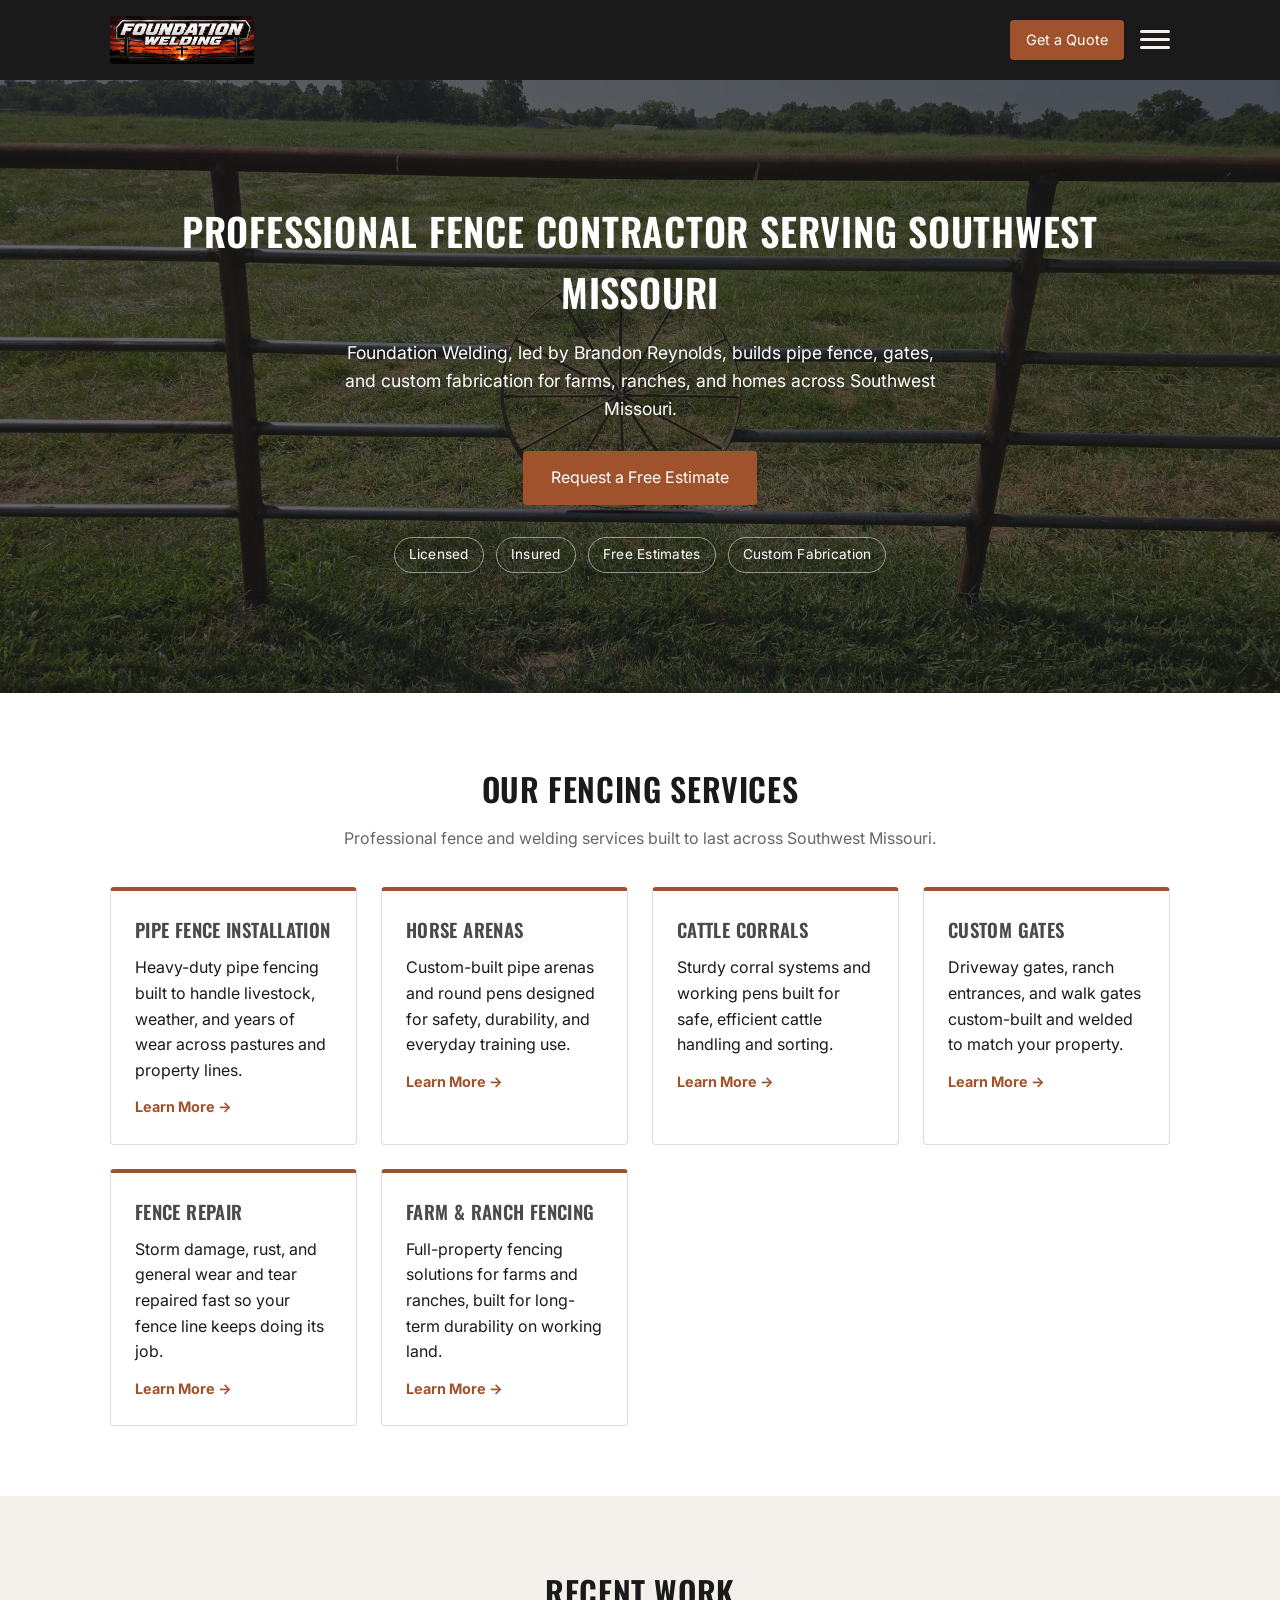
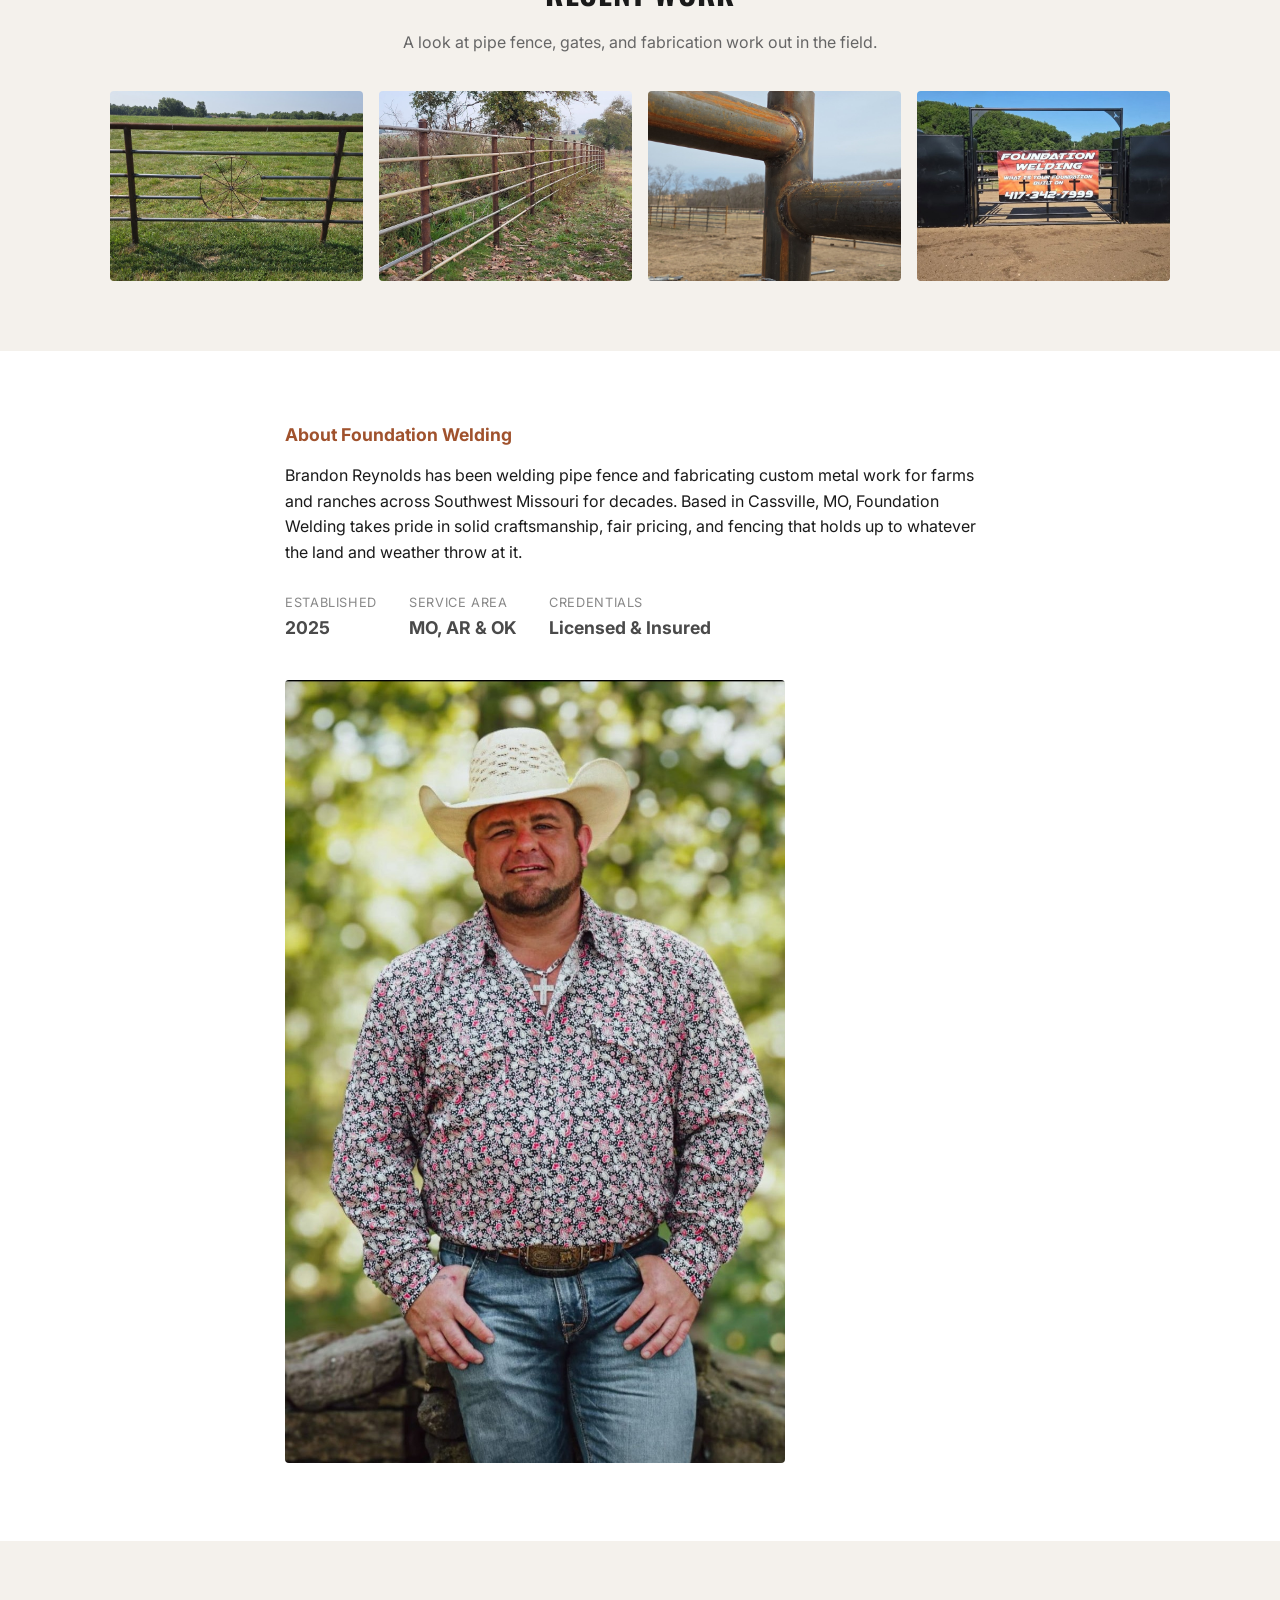
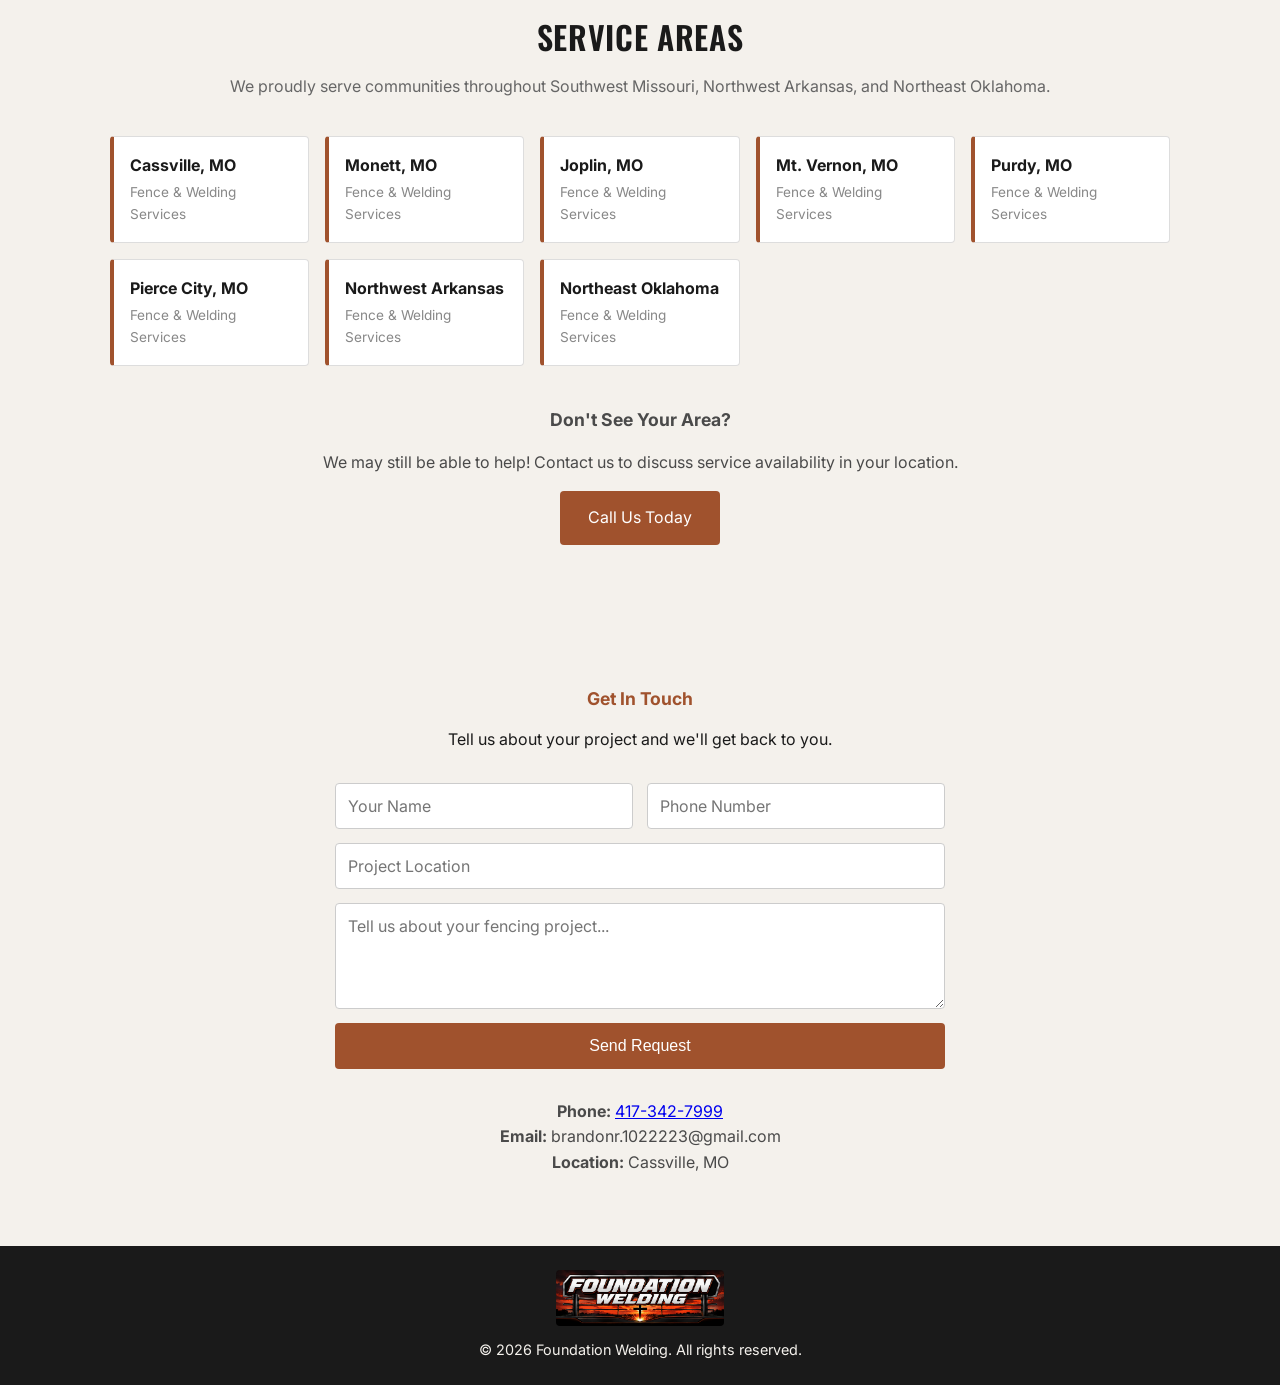
<file: index.html>
<!DOCTYPE html>
<html lang="en">
<head>
  <meta charset="UTF-8" />
  <meta name="viewport" content="width=device-width, initial-scale=1.0" />
  <title>Foundation Welding - Fence Contractor - Southwest Missouri</title>
  <meta name="description" content="Pipe fence, gates, and custom welding by Foundation Welding, owned by Brandon Reynolds. Serving Southwest Missouri. Call for a free estimate." />
  <meta property="og:title" content="Foundation Welding - Fence Contractor - Southwest Missouri" />
  <meta property="og:description" content="Pipe fence, gates, and custom welding by Foundation Welding, owned by Brandon Reynolds. Serving Southwest Missouri. Call for a free estimate." />
  <meta property="og:image" content="https://www.foundationwelding.com/images/share-poster.jpg" />
  <meta property="og:type" content="website" />
  <meta property="og:url" content="https://www.foundationwelding.com/" />
  <meta name="twitter:card" content="summary_large_image" />
  <meta name="twitter:title" content="Foundation Welding - Fence Contractor - Southwest Missouri" />
  <meta name="twitter:description" content="Pipe fence, gates, and custom welding by Foundation Welding, owned by Brandon Reynolds. Serving Southwest Missouri. Call for a free estimate." />
  <meta name="twitter:image" content="https://www.foundationwelding.com/images/share-poster.jpg" />
  <link rel="canonical" href="https://www.foundationwelding.com/" />
  <link rel="icon" type="image/png" sizes="32x32" href="images/favicon-32.png" />
  <link rel="icon" type="image/png" sizes="16x16" href="images/favicon-16.png" />
  <link rel="apple-touch-icon" sizes="180x180" href="images/apple-touch-icon.png" />
  <link rel="stylesheet" href="styles.css" />
</head>
<body>

  <header class="site-header">
    <div class="container header-inner">
      <a href="/" class="logo"><img src="images/logo.jpg" alt="Foundation Welding" /></a>
      <nav class="nav" id="mainNav">
        <a href="/">Home</a>
        <div class="nav-dropdown">
          <span>Services</span>
          <div class="dropdown-menu">
        <a href="/pipe-fence-installation/">Pipe Fence Installation</a>
        <a href="/horse-arenas/">Horse Arenas</a>
        <a href="/cattle-corrals/">Cattle Corrals</a>
        <a href="/custom-gates/">Custom Gates</a>
        <a href="/fence-repair/">Fence Repair</a>
        <a href="/farm-ranch-fencing/">Farm & Ranch Fencing</a>
          </div>
        </div>
        <div class="nav-dropdown">
          <span>Service Areas</span>
          <div class="dropdown-menu">
        <a href="/cassville/">Cassville, MO</a>
        <a href="/monett/">Monett, MO</a>
        <a href="/joplin/">Joplin, MO</a>
        <a href="/mt-vernon/">Mt. Vernon, MO</a>
        <a href="/purdy/">Purdy, MO</a>
        <a href="/pierce-city/">Pierce City, MO</a>
        <a href="/northwest-arkansas/">Northwest Arkansas</a>
        <a href="/northeast-oklahoma/">Northeast Oklahoma</a>
          </div>
        </div>
        <a href="/#gallery">Gallery</a>
        <a href="/#about">About</a>
      </nav>
      <div class="header-actions">
        <a href="/#contact" class="nav-cta">Get a Quote</a>
        <button class="hamburger" id="menuToggle" aria-label="Toggle menu" aria-expanded="false">
          <span></span><span></span><span></span>
        </button>
      </div>
    </div>
  </header>

  <!-- ===== HERO ===== -->
  <section id="home" class="hero">
    <video class="hero-video" autoplay muted loop playsinline poster="images/hero-gate.jpg"></video>
    <div class="container hero-inner">
      <h1>Professional Fence Contractor Serving Southwest Missouri</h1>
      <p>Foundation Welding, led by Brandon Reynolds, builds pipe fence, gates, and custom fabrication for farms, ranches, and homes across Southwest Missouri.</p>
      <a href="#contact" class="btn">Request a Free Estimate</a>
      <div class="badge-row">
        <span>Licensed</span>
        <span>Insured</span>
        <span>Free Estimates</span>
        <span>Custom Fabrication</span>
      </div>
    </div>
  </section>

  <!-- ===== SERVICES ===== -->
  <section id="services" class="section">
    <div class="container">
      <h2>Our Fencing Services</h2>
      <p class="section-subhead">Professional fence and welding services built to last across Southwest Missouri.</p>
      <div class="cards">
        <div class="card">
          <h3>Pipe Fence Installation</h3>
          <p>Heavy-duty pipe fencing built to handle livestock, weather, and years of wear across pastures and property lines.</p>
          <a href="/pipe-fence-installation/" class="card-link">Learn More &rarr;</a>
        </div>
        <div class="card">
          <h3>Horse Arenas</h3>
          <p>Custom-built pipe arenas and round pens designed for safety, durability, and everyday training use.</p>
          <a href="/horse-arenas/" class="card-link">Learn More &rarr;</a>
        </div>
        <div class="card">
          <h3>Cattle Corrals</h3>
          <p>Sturdy corral systems and working pens built for safe, efficient cattle handling and sorting.</p>
          <a href="/cattle-corrals/" class="card-link">Learn More &rarr;</a>
        </div>
        <div class="card">
          <h3>Custom Gates</h3>
          <p>Driveway gates, ranch entrances, and walk gates custom-built and welded to match your property.</p>
          <a href="/custom-gates/" class="card-link">Learn More &rarr;</a>
        </div>
        <div class="card">
          <h3>Fence Repair</h3>
          <p>Storm damage, rust, and general wear and tear repaired fast so your fence line keeps doing its job.</p>
          <a href="/fence-repair/" class="card-link">Learn More &rarr;</a>
        </div>
        <div class="card">
          <h3>Farm & Ranch Fencing</h3>
          <p>Full-property fencing solutions for farms and ranches, built for long-term durability on working land.</p>
          <a href="/farm-ranch-fencing/" class="card-link">Learn More &rarr;</a>
        </div>
      </div>
    </div>
  </section>

  <!-- ===== GALLERY ===== -->
  <section id="gallery" class="section alt">
    <div class="container">
      <h2>Recent Work</h2>
      <p class="section-subhead">A look at pipe fence, gates, and fabrication work out in the field.</p>
      <div class="gallery-grid">
        <div class="gallery-item"><img src="images/hero-gate.jpg" alt="Pipe fence gate with decorative wagon wheel" /></div>
        <div class="gallery-item"><img src="images/fence-line.jpg" alt="Long pipe fence line along a pasture" /></div>
        <div class="gallery-item"><img src="images/weld-closeup.jpg" alt="Close-up of a clean pipe fence weld joint" /></div>
        <div class="gallery-item"><img src="images/banner-sign.jpg" alt="Foundation Welding job site signage" /></div>
      </div>
    </div>
  </section>

  <!-- ===== ABOUT ===== -->
  <section id="about" class="section">
    <div class="container about-inner">
      <p class="section-label">About Foundation Welding</p>
      <p>
        Brandon Reynolds has been welding pipe fence and fabricating custom metal work for farms and ranches across
        Southwest Missouri for decades. Based in Cassville, MO, Foundation Welding takes pride in solid craftsmanship, fair pricing, and fencing that
        holds up to whatever the land and weather throw at it.
      </p>
      <div class="stats-row">
        <div class="stat">
          <span class="stat-label">Established</span>
          <span class="stat-value">2025</span>
        </div>
        <div class="stat">
          <span class="stat-label">Service Area</span>
          <span class="stat-value">MO, AR &amp; OK</span>
        </div>
        <div class="stat">
          <span class="stat-label">Credentials</span>
          <span class="stat-value">Licensed &amp; Insured</span>
        </div>
      </div>
      <div class="about-media">
        <img src="images/owner-brandon.jpg" alt="Brandon Reynolds, owner of Foundation Welding" />
      </div>
    </div>
  </section>

  <!-- ===== SERVICE AREAS ===== -->
  <section id="service-areas" class="section alt">
    <div class="container">
      <h2>Service Areas</h2>
      <p class="section-subhead">We proudly serve communities throughout Southwest Missouri, Northwest Arkansas, and Northeast Oklahoma.</p>
      <div class="mini-card-grid">
        <a class="mini-card" href="/cassville/">
          <span class="mini-card-title">Cassville, MO</span>
          <span class="mini-card-sub">Fence &amp; Welding Services</span>
        </a>
        <a class="mini-card" href="/monett/">
          <span class="mini-card-title">Monett, MO</span>
          <span class="mini-card-sub">Fence &amp; Welding Services</span>
        </a>
        <a class="mini-card" href="/joplin/">
          <span class="mini-card-title">Joplin, MO</span>
          <span class="mini-card-sub">Fence &amp; Welding Services</span>
        </a>
        <a class="mini-card" href="/mt-vernon/">
          <span class="mini-card-title">Mt. Vernon, MO</span>
          <span class="mini-card-sub">Fence &amp; Welding Services</span>
        </a>
        <a class="mini-card" href="/purdy/">
          <span class="mini-card-title">Purdy, MO</span>
          <span class="mini-card-sub">Fence &amp; Welding Services</span>
        </a>
        <a class="mini-card" href="/pierce-city/">
          <span class="mini-card-title">Pierce City, MO</span>
          <span class="mini-card-sub">Fence &amp; Welding Services</span>
        </a>
        <a class="mini-card" href="/northwest-arkansas/">
          <span class="mini-card-title">Northwest Arkansas</span>
          <span class="mini-card-sub">Fence &amp; Welding Services</span>
        </a>
        <a class="mini-card" href="/northeast-oklahoma/">
          <span class="mini-card-title">Northeast Oklahoma</span>
          <span class="mini-card-sub">Fence &amp; Welding Services</span>
        </a>
      </div>
      <div class="cta-note">
        <p class="section-label">Don't See Your Area?</p>
        <p>We may still be able to help! Contact us to discuss service availability in your location.</p>
        <a href="tel:4173427999" class="btn">Call Us Today</a>
      </div>
    </div>
  </section>

  <!-- ===== CONTACT ===== -->
  <section id="contact" class="section alt">
    <div class="container contact-inner">
      <p class="section-label">Get In Touch</p>
      <p>Tell us about your project and we'll get back to you.</p>

      <form class="contact-form" action="https://formspree.io/f/xkjwpboz" method="POST">
        <div class="form-row">
          <input type="text" name="name" placeholder="Your Name" required />
          <input type="tel" name="phone" placeholder="Phone Number" required />
        </div>
        <input type="text" name="location" placeholder="Project Location" />
        <textarea name="message" placeholder="Tell us about your fencing project..." rows="4"></textarea>
        <input type="hidden" name="_subject" value="New quote request - Foundation Welding" />
        <button type="submit" class="btn">Send Request</button>
      </form>

      <div class="contact-info">
        <p><strong>Phone:</strong> <a href="tel:4173427999">417-342-7999</a></p>
        <p><strong>Email:</strong> brandonr.1022223@gmail.com</p>
        <p><strong>Location:</strong> Cassville, MO</p>
      </div>
    </div>
  </section>

  <footer class="site-footer">
    <div class="container footer-inner">
      <img src="images/logo.jpg" alt="Foundation Welding" class="footer-logo" />
      <p>&copy; 2026 Foundation Welding. All rights reserved.</p>
    </div>
  </footer>

<script src="script.js" defer></script>
</body>
</html>
</file>
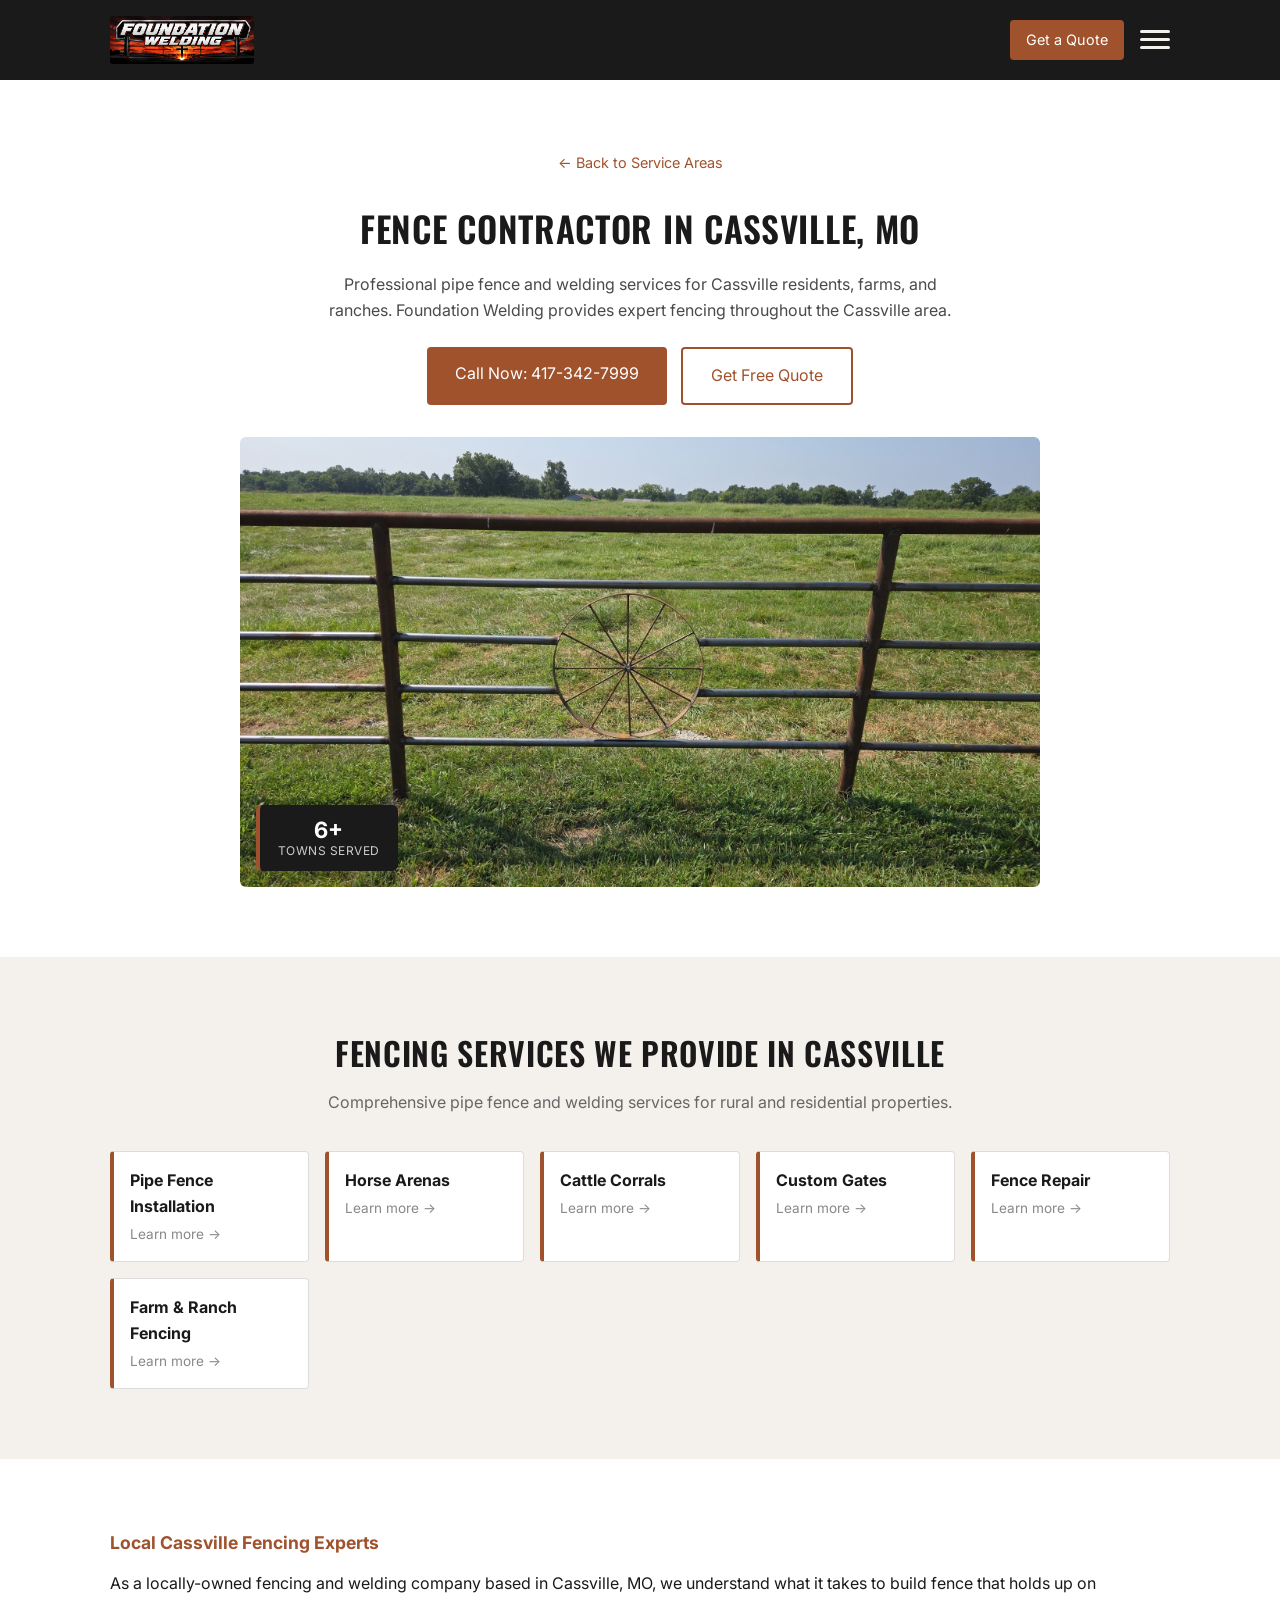
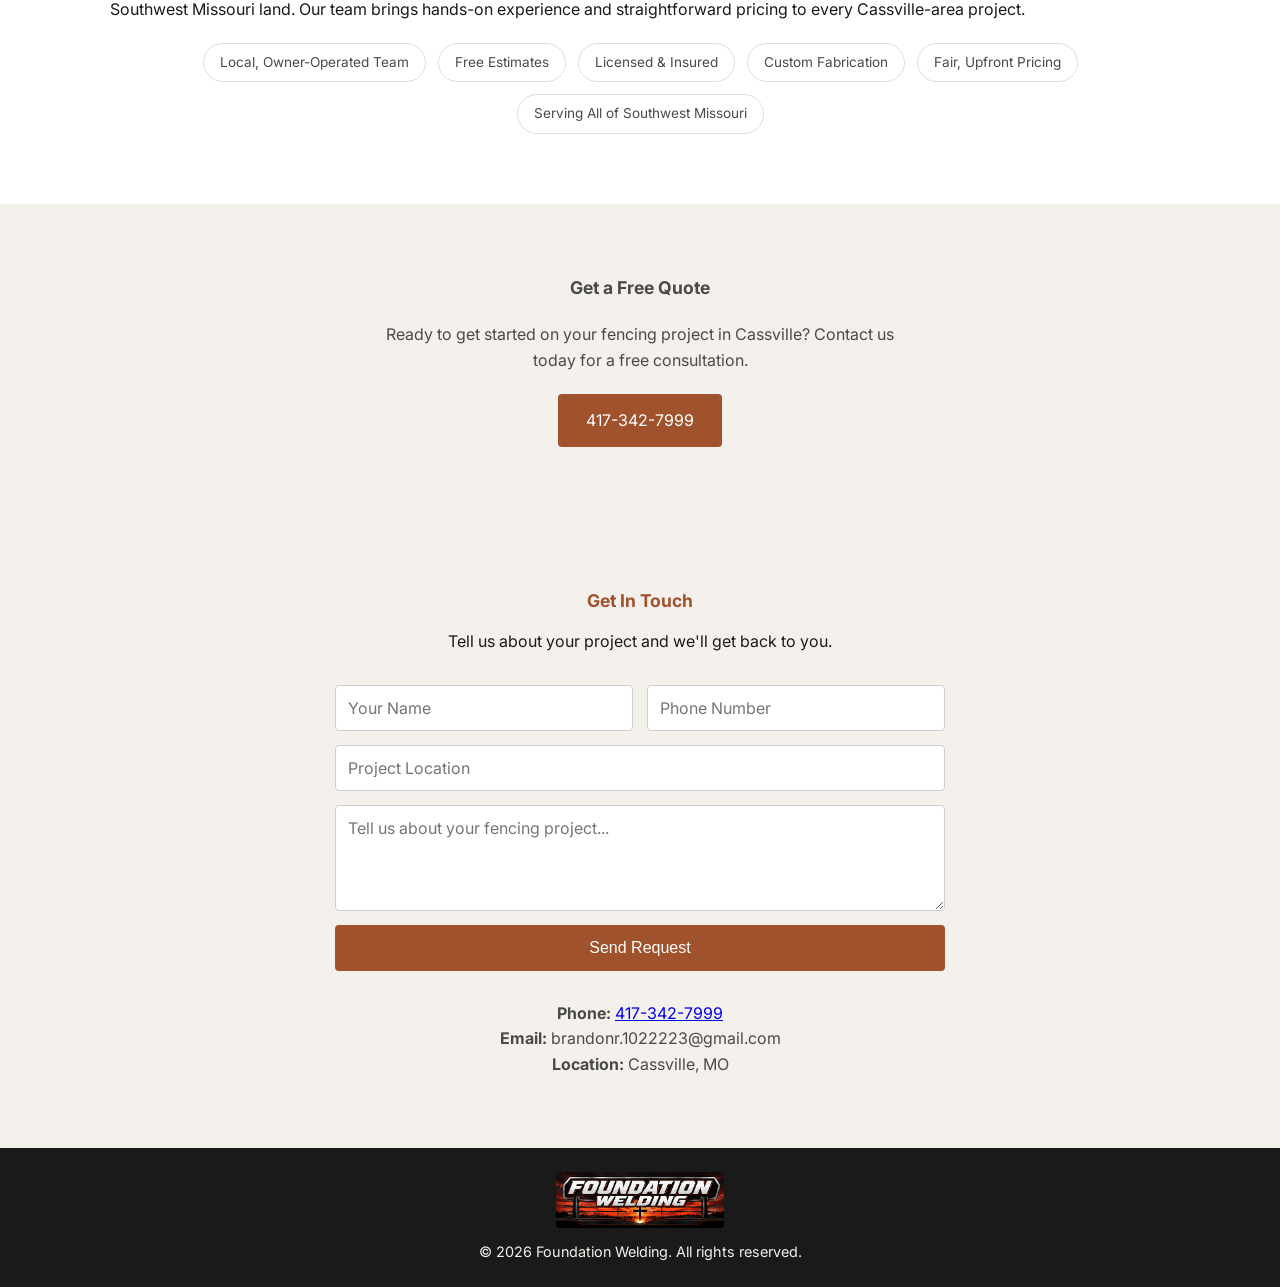
<file: cassville/index.html>
<!DOCTYPE html>
<html lang="en">
<head>
  <meta charset="UTF-8" />
  <meta name="viewport" content="width=device-width, initial-scale=1.0" />
  <title>Fence Contractor - Cassville, MO - Foundation Welding</title>
  <meta name="description" content="Pipe fence and welding services in Cassville, Missouri by Foundation Welding, owned by Brandon Reynolds. Call for a free estimate." />
  <meta property="og:title" content="Fence Contractor - Cassville, MO - Foundation Welding" />
  <meta property="og:description" content="Pipe fence and welding services in Cassville, Missouri by Foundation Welding, owned by Brandon Reynolds. Call for a free estimate." />
  <meta property="og:image" content="https://www.foundationwelding.com/images/share-poster.jpg" />
  <meta property="og:type" content="website" />
  <meta property="og:url" content="https://www.foundationwelding.com/cassville/" />
  <meta name="twitter:card" content="summary_large_image" />
  <meta name="twitter:title" content="Fence Contractor - Cassville, MO - Foundation Welding" />
  <meta name="twitter:description" content="Pipe fence and welding services in Cassville, Missouri by Foundation Welding, owned by Brandon Reynolds. Call for a free estimate." />
  <meta name="twitter:image" content="https://www.foundationwelding.com/images/share-poster.jpg" />
  <link rel="canonical" href="https://www.foundationwelding.com/cassville/" />
  <link rel="icon" type="image/png" sizes="32x32" href="../images/favicon-32.png" />
  <link rel="icon" type="image/png" sizes="16x16" href="../images/favicon-16.png" />
  <link rel="apple-touch-icon" sizes="180x180" href="../images/apple-touch-icon.png" />
  <link rel="stylesheet" href="../styles.css" />
</head>
<body>

  <header class="site-header">
    <div class="container header-inner">
      <a href="/" class="logo"><img src="../images/logo.jpg" alt="Foundation Welding" /></a>
      <nav class="nav" id="mainNav">
        <a href="/">Home</a>
        <div class="nav-dropdown">
          <span>Services</span>
          <div class="dropdown-menu">
        <a href="/pipe-fence-installation/">Pipe Fence Installation</a>
        <a href="/horse-arenas/">Horse Arenas</a>
        <a href="/cattle-corrals/">Cattle Corrals</a>
        <a href="/custom-gates/">Custom Gates</a>
        <a href="/fence-repair/">Fence Repair</a>
        <a href="/farm-ranch-fencing/">Farm & Ranch Fencing</a>
          </div>
        </div>
        <div class="nav-dropdown">
          <span>Service Areas</span>
          <div class="dropdown-menu">
        <a href="/cassville/">Cassville, MO</a>
        <a href="/monett/">Monett, MO</a>
        <a href="/joplin/">Joplin, MO</a>
        <a href="/mt-vernon/">Mt. Vernon, MO</a>
        <a href="/purdy/">Purdy, MO</a>
        <a href="/pierce-city/">Pierce City, MO</a>
        <a href="/northwest-arkansas/">Northwest Arkansas</a>
        <a href="/northeast-oklahoma/">Northeast Oklahoma</a>
          </div>
        </div>
        <a href="/#gallery">Gallery</a>
        <a href="/#about">About</a>
      </nav>
      <div class="header-actions">
        <a href="/#contact" class="nav-cta">Get a Quote</a>
        <button class="hamburger" id="menuToggle" aria-label="Toggle menu" aria-expanded="false">
          <span></span><span></span><span></span>
        </button>
      </div>
    </div>
  </header>

  <!-- ===== PAGE HERO ===== -->
  <section class="section page-hero">
    <div class="container">
      <p class="breadcrumb"><a href="/#service-areas">&larr; Back to Service Areas</a></p>
      <h1>Fence Contractor in Cassville, MO</h1>
      <p>Professional pipe fence and welding services for Cassville residents, farms, and ranches. Foundation Welding provides expert fencing throughout the Cassville area.</p>
      <div class="hero-actions">
        <a href="tel:4173427999" class="btn">Call Now: 417-342-7999</a>
        <a href="/#contact" class="btn btn-outline">Get Free Quote</a>
      </div>
      <div class="page-hero-media">
        <img class="page-hero-img" src="../images/hero-gate.jpg" alt="Pipe fence work near Cassville, MO" />
        <div class="stat-badge"><strong>6+</strong><span>Towns Served</span></div>
      </div>
    </div>
  </section>

  <!-- ===== SERVICES IN THIS TOWN ===== -->
  <section class="section alt">
    <div class="container">
      <h2>Fencing Services We Provide in Cassville</h2>
      <p class="section-subhead">Comprehensive pipe fence and welding services for rural and residential properties.</p>
      <div class="mini-card-grid">
        <a class="mini-card" href="/pipe-fence-installation/">
          <span class="mini-card-title">Pipe Fence Installation</span>
          <span class="mini-card-sub">Learn more &rarr;</span>
        </a>
        <a class="mini-card" href="/horse-arenas/">
          <span class="mini-card-title">Horse Arenas</span>
          <span class="mini-card-sub">Learn more &rarr;</span>
        </a>
        <a class="mini-card" href="/cattle-corrals/">
          <span class="mini-card-title">Cattle Corrals</span>
          <span class="mini-card-sub">Learn more &rarr;</span>
        </a>
        <a class="mini-card" href="/custom-gates/">
          <span class="mini-card-title">Custom Gates</span>
          <span class="mini-card-sub">Learn more &rarr;</span>
        </a>
        <a class="mini-card" href="/fence-repair/">
          <span class="mini-card-title">Fence Repair</span>
          <span class="mini-card-sub">Learn more &rarr;</span>
        </a>
        <a class="mini-card" href="/farm-ranch-fencing/">
          <span class="mini-card-title">Farm & Ranch Fencing</span>
          <span class="mini-card-sub">Learn more &rarr;</span>
        </a>
      </div>
    </div>
  </section>

  <!-- ===== LOCAL EXPERTS ===== -->
  <section class="section">
    <div class="container">
      <p class="section-label">Local Cassville Fencing Experts</p>
      <p>As a locally-owned fencing and welding company based in Cassville, MO, we understand what it takes to build fence that holds up on Southwest Missouri land. Our team brings hands-on experience and straightforward pricing to every Cassville-area project.</p>
      <div class="feature-row">
        <span>Local, Owner-Operated Team</span>
        <span>Free Estimates</span>
        <span>Licensed &amp; Insured</span>
        <span>Custom Fabrication</span>
        <span>Fair, Upfront Pricing</span>
        <span>Serving All of Southwest Missouri</span>
      </div>
    </div>
  </section>

  <!-- ===== CTA BANNER ===== -->
  <section class="section alt cta-banner">
    <div class="container">
      <p class="section-label">Get a Free Quote</p>
      <p>Ready to get started on your fencing project in Cassville? Contact us today for a free consultation.</p>
      <a href="tel:4173427999" class="btn">417-342-7999</a>
    </div>
  </section>

  <!-- ===== CONTACT ===== -->
  <section id="contact" class="section alt">
    <div class="container contact-inner">
      <p class="section-label">Get In Touch</p>
      <p>Tell us about your project and we'll get back to you.</p>

      <form class="contact-form" action="https://formspree.io/brandonr.1022223@gmail.com" method="POST">
        <div class="form-row">
          <input type="text" name="name" placeholder="Your Name" required />
          <input type="tel" name="phone" placeholder="Phone Number" required />
        </div>
        <input type="text" name="location" placeholder="Project Location" />
        <textarea name="message" placeholder="Tell us about your fencing project..." rows="4"></textarea>
        <input type="hidden" name="_subject" value="New quote request - Foundation Welding" />
        <button type="submit" class="btn">Send Request</button>
      </form>

      <div class="contact-info">
        <p><strong>Phone:</strong> <a href="tel:4173427999">417-342-7999</a></p>
        <p><strong>Email:</strong> brandonr.1022223@gmail.com</p>
        <p><strong>Location:</strong> Cassville, MO</p>
      </div>
    </div>
  </section>

  <footer class="site-footer">
    <div class="container footer-inner">
      <img src="../images/logo.jpg" alt="Foundation Welding" class="footer-logo" />
      <p>&copy; 2026 Foundation Welding. All rights reserved.</p>
    </div>
  </footer>

<script src="../script.js" defer></script>
</body>
</html>
</file>
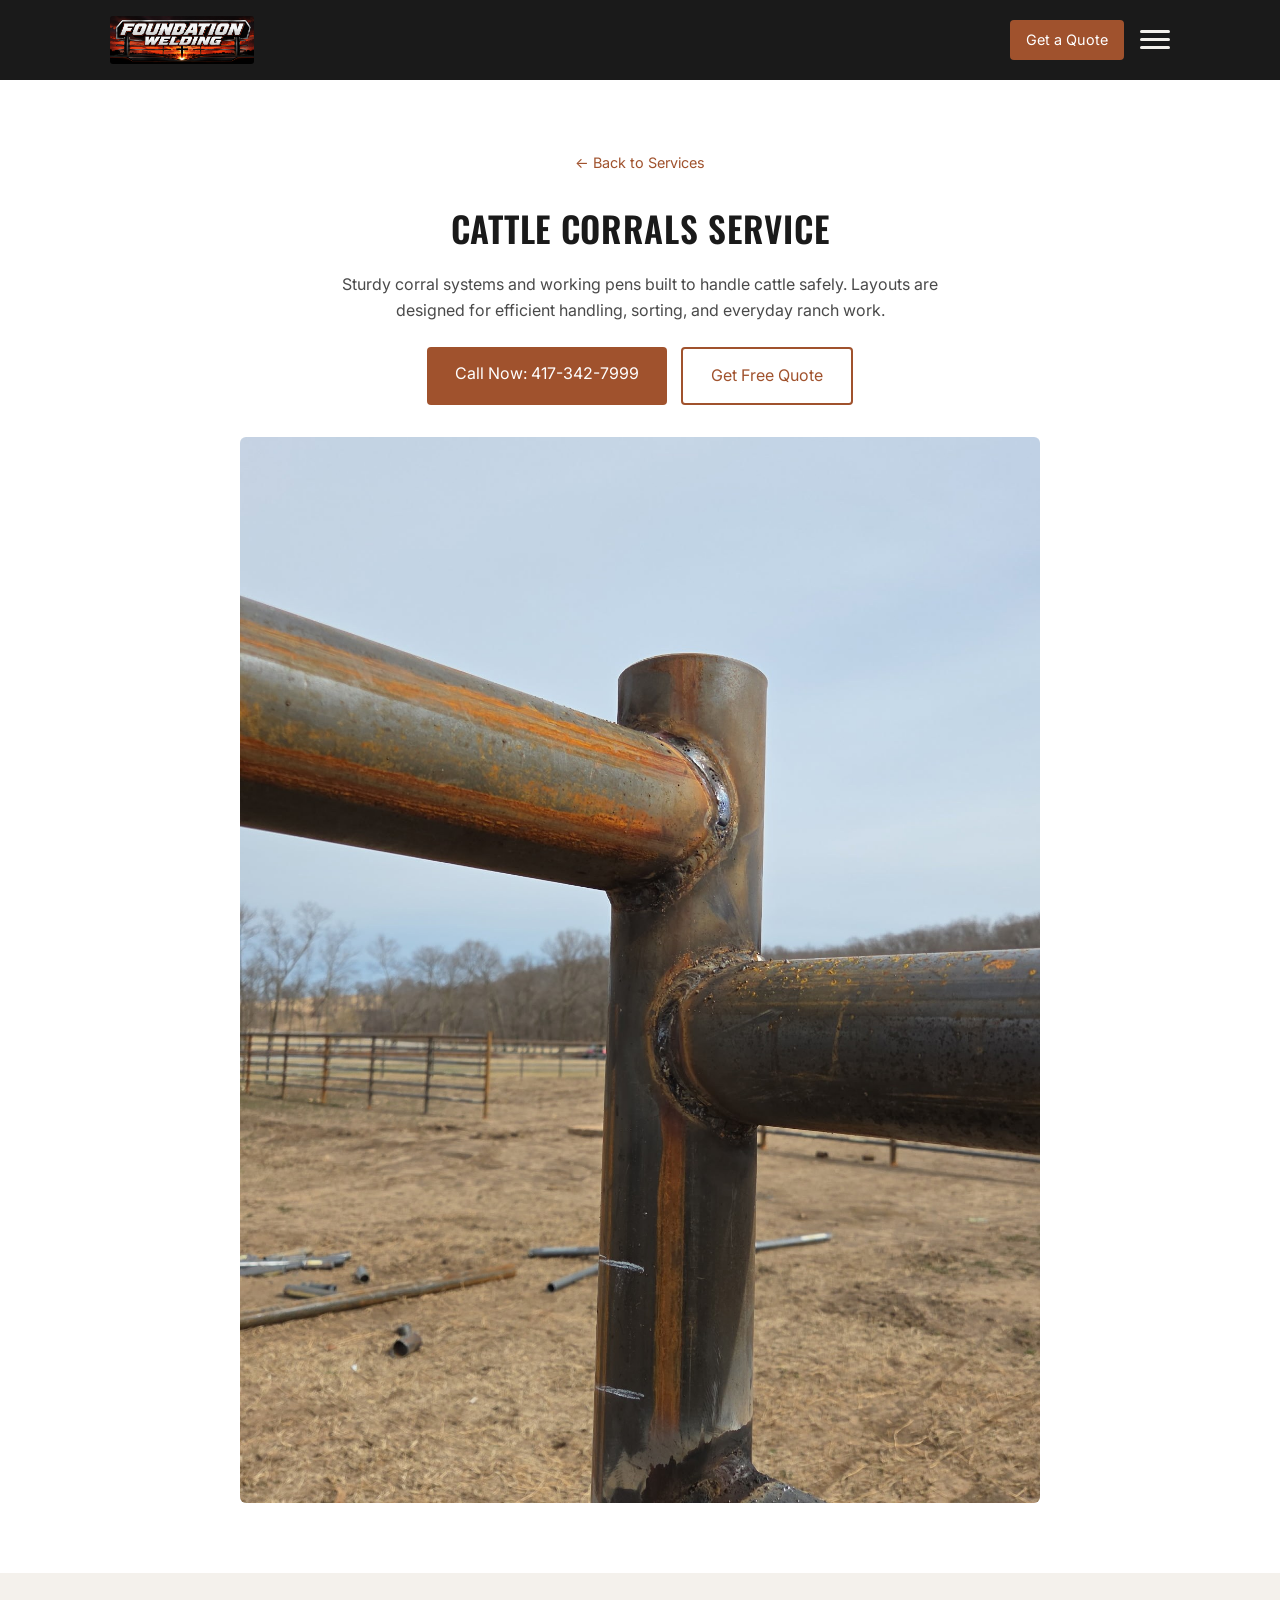
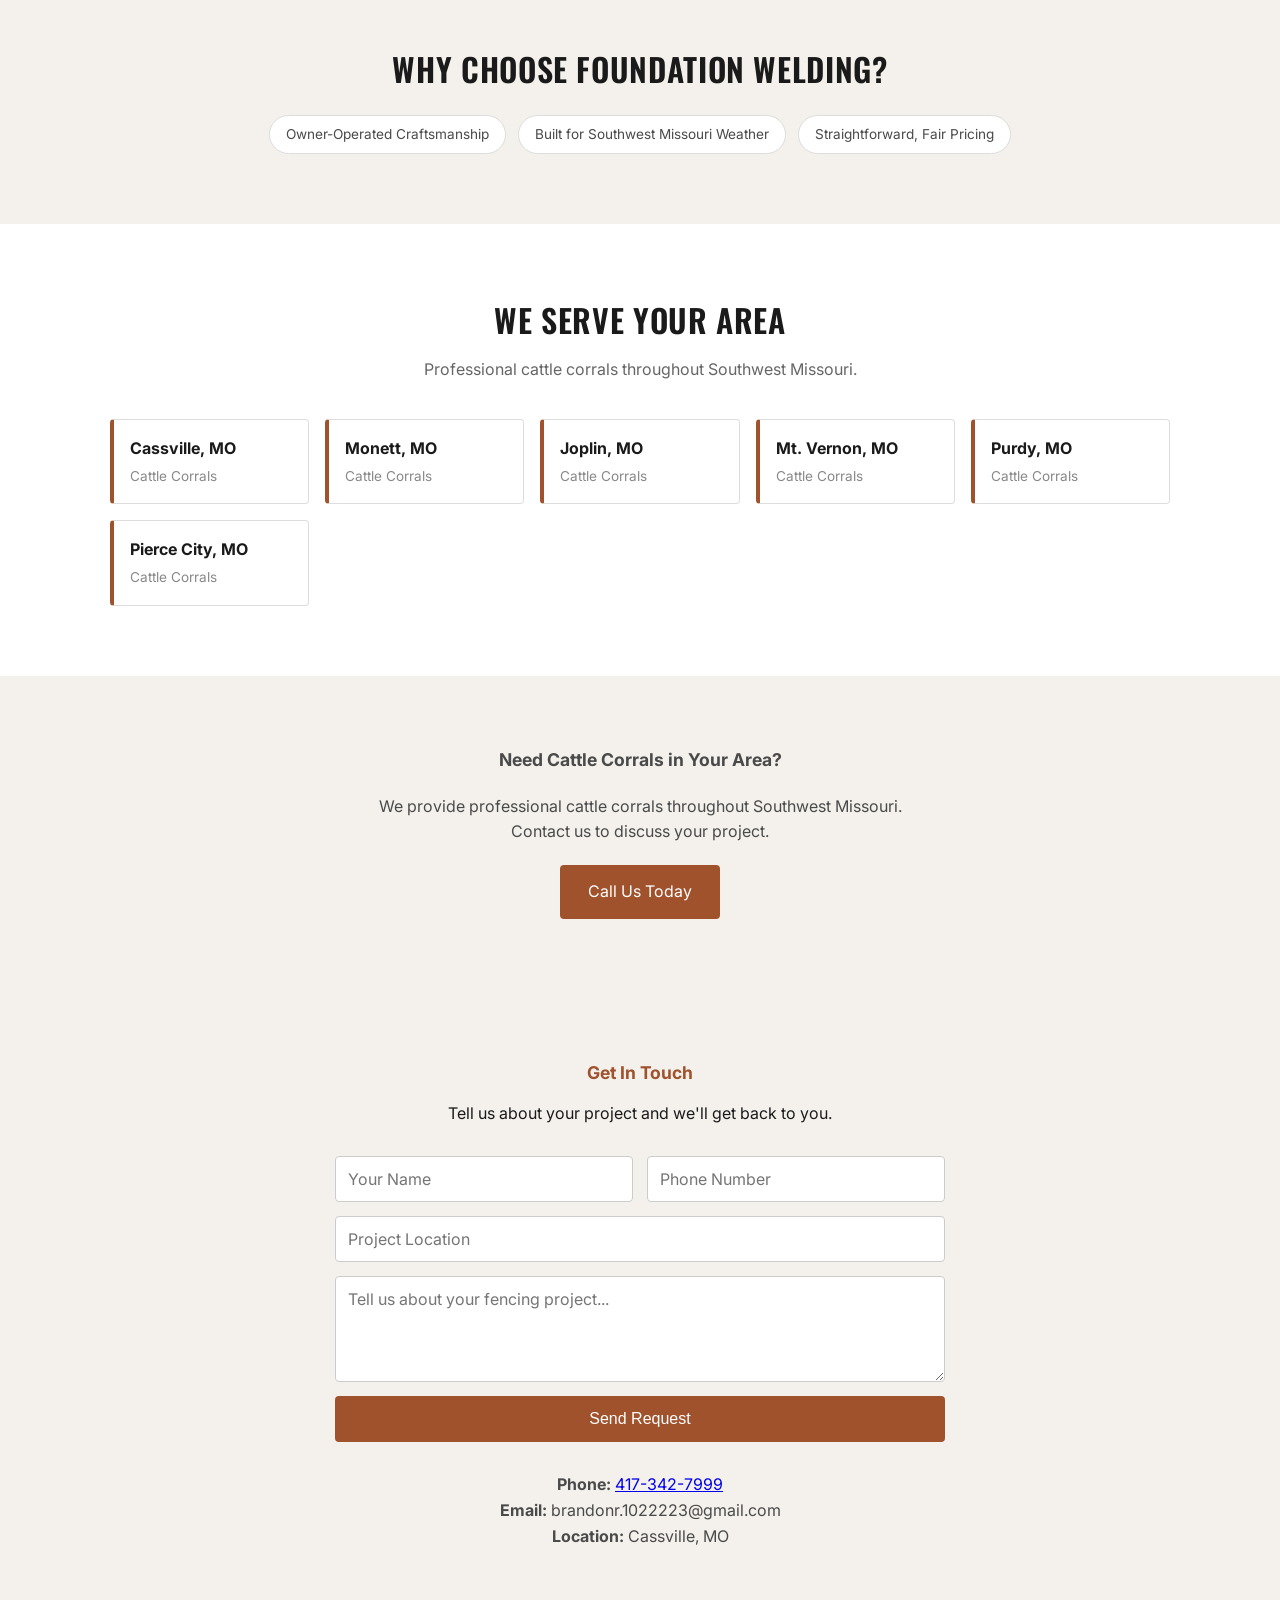
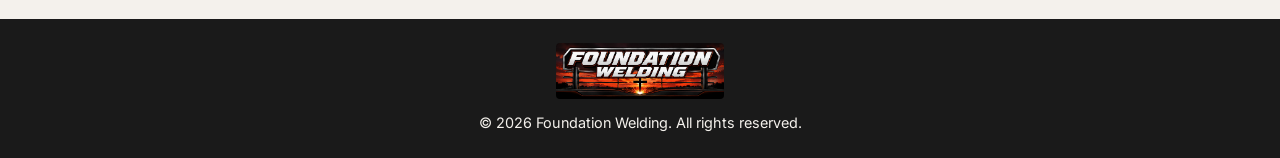
<file: cattle-corrals/index.html>
<!DOCTYPE html>
<html lang="en">
<head>
  <meta charset="UTF-8" />
  <meta name="viewport" content="width=device-width, initial-scale=1.0" />
  <title>Cattle Corrals - Southwest Missouri - Foundation Welding</title>
  <meta name="description" content="Sturdy corral systems and working pens built for safe, efficient cattle handling and sorting. Call Foundation Welding for a free estimate." />
  <meta property="og:title" content="Cattle Corrals - Southwest Missouri - Foundation Welding" />
  <meta property="og:description" content="Sturdy corral systems and working pens built for safe, efficient cattle handling and sorting. Call Foundation Welding for a free estimate." />
  <meta property="og:image" content="https://www.foundationwelding.com/images/share-poster.jpg" />
  <meta property="og:type" content="website" />
  <meta property="og:url" content="https://www.foundationwelding.com/cattle-corrals/" />
  <meta name="twitter:card" content="summary_large_image" />
  <meta name="twitter:title" content="Cattle Corrals - Southwest Missouri - Foundation Welding" />
  <meta name="twitter:description" content="Sturdy corral systems and working pens built for safe, efficient cattle handling and sorting. Call Foundation Welding for a free estimate." />
  <meta name="twitter:image" content="https://www.foundationwelding.com/images/share-poster.jpg" />
  <link rel="canonical" href="https://www.foundationwelding.com/cattle-corrals/" />
  <link rel="icon" type="image/png" sizes="32x32" href="../images/favicon-32.png" />
  <link rel="icon" type="image/png" sizes="16x16" href="../images/favicon-16.png" />
  <link rel="apple-touch-icon" sizes="180x180" href="../images/apple-touch-icon.png" />
  <link rel="stylesheet" href="../styles.css" />
</head>
<body>

  <header class="site-header">
    <div class="container header-inner">
      <a href="/" class="logo"><img src="../images/logo.jpg" alt="Foundation Welding" /></a>
      <nav class="nav" id="mainNav">
        <a href="/">Home</a>
        <div class="nav-dropdown">
          <span>Services</span>
          <div class="dropdown-menu">
        <a href="/pipe-fence-installation/">Pipe Fence Installation</a>
        <a href="/horse-arenas/">Horse Arenas</a>
        <a href="/cattle-corrals/">Cattle Corrals</a>
        <a href="/custom-gates/">Custom Gates</a>
        <a href="/fence-repair/">Fence Repair</a>
        <a href="/farm-ranch-fencing/">Farm & Ranch Fencing</a>
          </div>
        </div>
        <div class="nav-dropdown">
          <span>Service Areas</span>
          <div class="dropdown-menu">
        <a href="/cassville/">Cassville, MO</a>
        <a href="/monett/">Monett, MO</a>
        <a href="/joplin/">Joplin, MO</a>
        <a href="/mt-vernon/">Mt. Vernon, MO</a>
        <a href="/purdy/">Purdy, MO</a>
        <a href="/pierce-city/">Pierce City, MO</a>
        <a href="/northwest-arkansas/">Northwest Arkansas</a>
        <a href="/northeast-oklahoma/">Northeast Oklahoma</a>
          </div>
        </div>
        <a href="/#gallery">Gallery</a>
        <a href="/#about">About</a>
      </nav>
      <div class="header-actions">
        <a href="/#contact" class="nav-cta">Get a Quote</a>
        <button class="hamburger" id="menuToggle" aria-label="Toggle menu" aria-expanded="false">
          <span></span><span></span><span></span>
        </button>
      </div>
    </div>
  </header>

  <!-- ===== PAGE HERO ===== -->
  <section class="section page-hero">
    <div class="container">
      <p class="breadcrumb"><a href="/#services">&larr; Back to Services</a></p>
      <h1>Cattle Corrals Service</h1>
      <p>Sturdy corral systems and working pens built to handle cattle safely. Layouts are designed for efficient handling, sorting, and everyday ranch work.</p>
      <div class="hero-actions">
        <a href="tel:4173427999" class="btn">Call Now: 417-342-7999</a>
        <a href="/#contact" class="btn btn-outline">Get Free Quote</a>
      </div>
      <img class="page-hero-img" src="../images/weld-closeup.jpg" alt="Cattle Corrals by Foundation Welding" />
    </div>
  </section>

  <!-- ===== WHY CHOOSE US ===== -->
  <section class="section alt">
    <div class="container">
      <h2>Why Choose Foundation Welding?</h2>
      <div class="feature-row">
        <span>Owner-Operated Craftsmanship</span>
        <span>Built for Southwest Missouri Weather</span>
        <span>Straightforward, Fair Pricing</span>
      </div>
    </div>
  </section>

  <!-- ===== SERVICE AREAS FOR THIS SERVICE ===== -->
  <section class="section">
    <div class="container">
      <h2>We Serve Your Area</h2>
      <p class="section-subhead">Professional cattle corrals throughout Southwest Missouri.</p>
      <div class="mini-card-grid">
        <a class="mini-card" href="/cassville/">
          <span class="mini-card-title">Cassville, MO</span>
          <span class="mini-card-sub">Cattle Corrals</span>
        </a>
        <a class="mini-card" href="/monett/">
          <span class="mini-card-title">Monett, MO</span>
          <span class="mini-card-sub">Cattle Corrals</span>
        </a>
        <a class="mini-card" href="/joplin/">
          <span class="mini-card-title">Joplin, MO</span>
          <span class="mini-card-sub">Cattle Corrals</span>
        </a>
        <a class="mini-card" href="/mt-vernon/">
          <span class="mini-card-title">Mt. Vernon, MO</span>
          <span class="mini-card-sub">Cattle Corrals</span>
        </a>
        <a class="mini-card" href="/purdy/">
          <span class="mini-card-title">Purdy, MO</span>
          <span class="mini-card-sub">Cattle Corrals</span>
        </a>
        <a class="mini-card" href="/pierce-city/">
          <span class="mini-card-title">Pierce City, MO</span>
          <span class="mini-card-sub">Cattle Corrals</span>
        </a>
      </div>
    </div>
  </section>

  <!-- ===== CTA BANNER ===== -->
  <section class="section alt cta-banner">
    <div class="container">
      <p class="section-label">Need Cattle Corrals in Your Area?</p>
      <p>We provide professional cattle corrals throughout Southwest Missouri. Contact us to discuss your project.</p>
      <a href="tel:4173427999" class="btn">Call Us Today</a>
    </div>
  </section>

  <!-- ===== CONTACT ===== -->
  <section id="contact" class="section alt">
    <div class="container contact-inner">
      <p class="section-label">Get In Touch</p>
      <p>Tell us about your project and we'll get back to you.</p>

      <form class="contact-form" action="https://formspree.io/brandonr.1022223@gmail.com" method="POST">
        <div class="form-row">
          <input type="text" name="name" placeholder="Your Name" required />
          <input type="tel" name="phone" placeholder="Phone Number" required />
        </div>
        <input type="text" name="location" placeholder="Project Location" />
        <textarea name="message" placeholder="Tell us about your fencing project..." rows="4"></textarea>
        <input type="hidden" name="_subject" value="New quote request - Foundation Welding" />
        <button type="submit" class="btn">Send Request</button>
      </form>

      <div class="contact-info">
        <p><strong>Phone:</strong> <a href="tel:4173427999">417-342-7999</a></p>
        <p><strong>Email:</strong> brandonr.1022223@gmail.com</p>
        <p><strong>Location:</strong> Cassville, MO</p>
      </div>
    </div>
  </section>

  <footer class="site-footer">
    <div class="container footer-inner">
      <img src="../images/logo.jpg" alt="Foundation Welding" class="footer-logo" />
      <p>&copy; 2026 Foundation Welding. All rights reserved.</p>
    </div>
  </footer>

<script src="../script.js" defer></script>
</body>
</html>
</file>
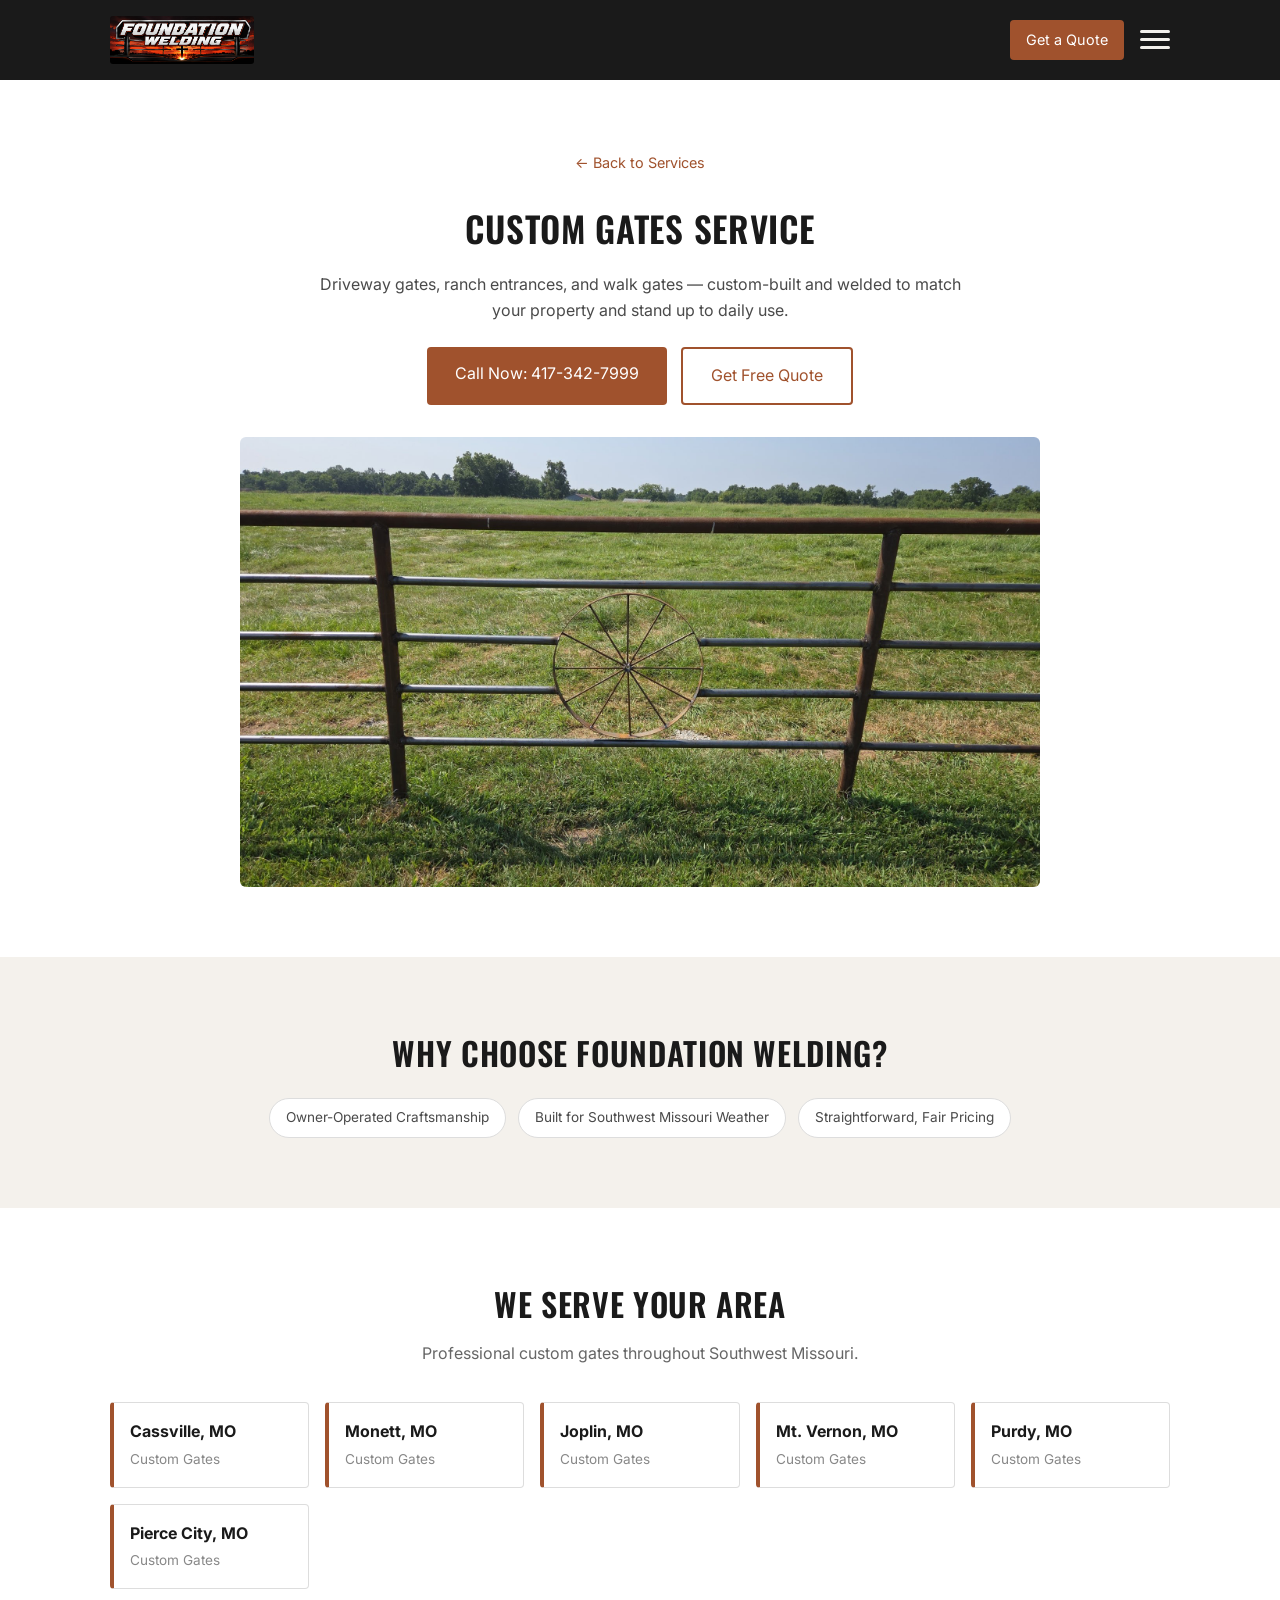
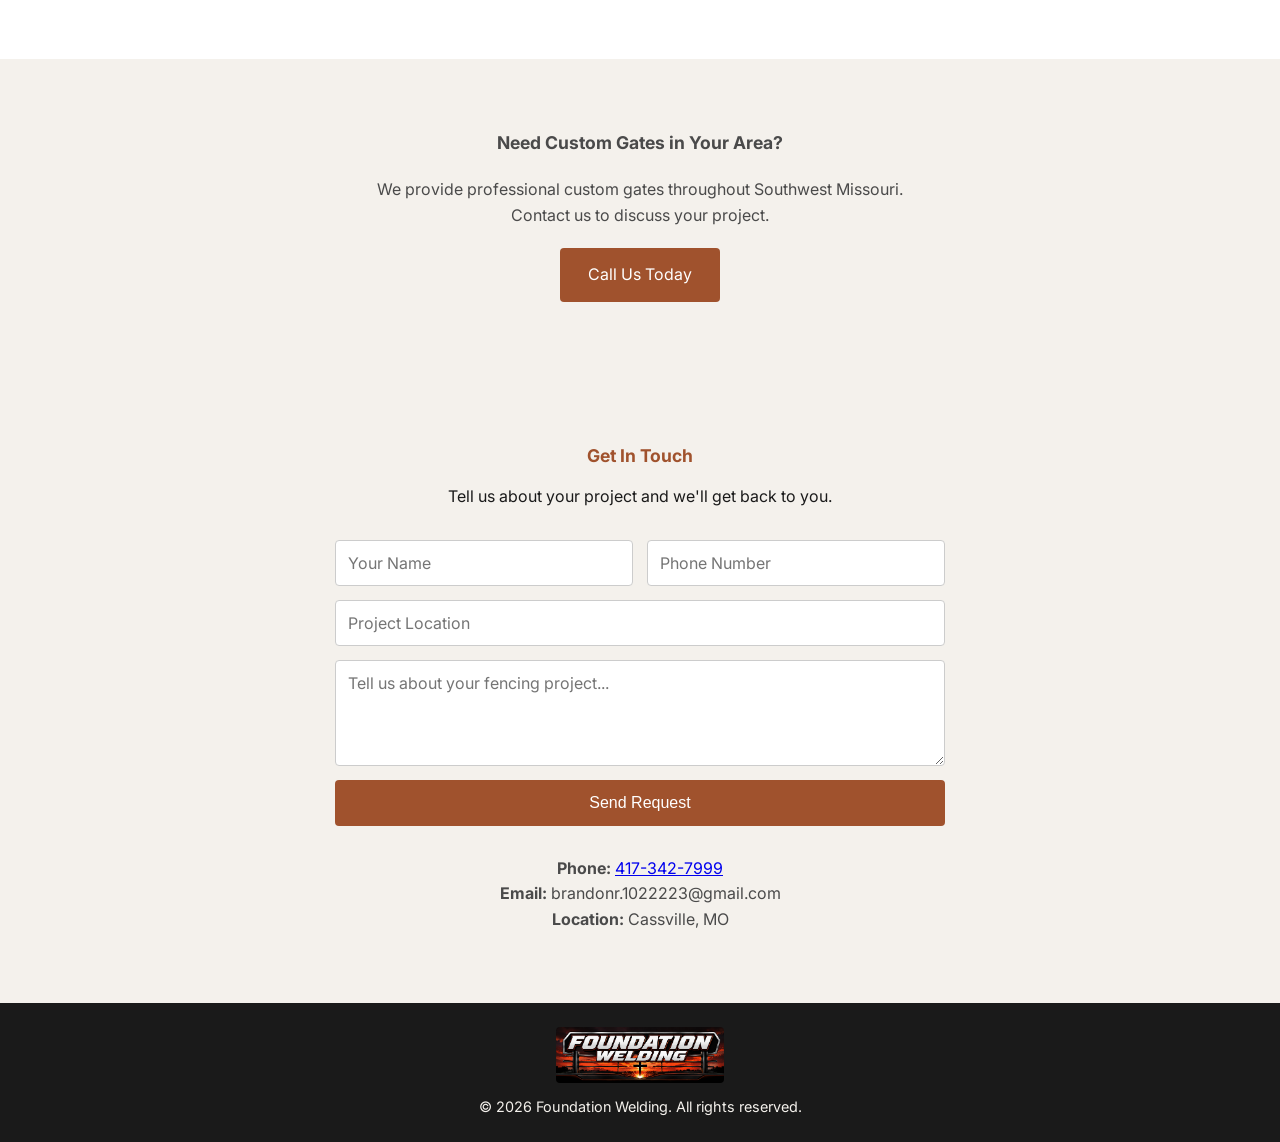
<file: custom-gates/index.html>
<!DOCTYPE html>
<html lang="en">
<head>
  <meta charset="UTF-8" />
  <meta name="viewport" content="width=device-width, initial-scale=1.0" />
  <title>Custom Gates - Southwest Missouri - Foundation Welding</title>
  <meta name="description" content="Driveway gates, ranch entrances, and walk gates custom-built and welded to match your property. Call Foundation Welding for a free estimate." />
  <meta property="og:title" content="Custom Gates - Southwest Missouri - Foundation Welding" />
  <meta property="og:description" content="Driveway gates, ranch entrances, and walk gates custom-built and welded to match your property. Call Foundation Welding for a free estimate." />
  <meta property="og:image" content="https://www.foundationwelding.com/images/share-poster.jpg" />
  <meta property="og:type" content="website" />
  <meta property="og:url" content="https://www.foundationwelding.com/custom-gates/" />
  <meta name="twitter:card" content="summary_large_image" />
  <meta name="twitter:title" content="Custom Gates - Southwest Missouri - Foundation Welding" />
  <meta name="twitter:description" content="Driveway gates, ranch entrances, and walk gates custom-built and welded to match your property. Call Foundation Welding for a free estimate." />
  <meta name="twitter:image" content="https://www.foundationwelding.com/images/share-poster.jpg" />
  <link rel="canonical" href="https://www.foundationwelding.com/custom-gates/" />
  <link rel="icon" type="image/png" sizes="32x32" href="../images/favicon-32.png" />
  <link rel="icon" type="image/png" sizes="16x16" href="../images/favicon-16.png" />
  <link rel="apple-touch-icon" sizes="180x180" href="../images/apple-touch-icon.png" />
  <link rel="stylesheet" href="../styles.css" />
</head>
<body>

  <header class="site-header">
    <div class="container header-inner">
      <a href="/" class="logo"><img src="../images/logo.jpg" alt="Foundation Welding" /></a>
      <nav class="nav" id="mainNav">
        <a href="/">Home</a>
        <div class="nav-dropdown">
          <span>Services</span>
          <div class="dropdown-menu">
        <a href="/pipe-fence-installation/">Pipe Fence Installation</a>
        <a href="/horse-arenas/">Horse Arenas</a>
        <a href="/cattle-corrals/">Cattle Corrals</a>
        <a href="/custom-gates/">Custom Gates</a>
        <a href="/fence-repair/">Fence Repair</a>
        <a href="/farm-ranch-fencing/">Farm & Ranch Fencing</a>
          </div>
        </div>
        <div class="nav-dropdown">
          <span>Service Areas</span>
          <div class="dropdown-menu">
        <a href="/cassville/">Cassville, MO</a>
        <a href="/monett/">Monett, MO</a>
        <a href="/joplin/">Joplin, MO</a>
        <a href="/mt-vernon/">Mt. Vernon, MO</a>
        <a href="/purdy/">Purdy, MO</a>
        <a href="/pierce-city/">Pierce City, MO</a>
        <a href="/northwest-arkansas/">Northwest Arkansas</a>
        <a href="/northeast-oklahoma/">Northeast Oklahoma</a>
          </div>
        </div>
        <a href="/#gallery">Gallery</a>
        <a href="/#about">About</a>
      </nav>
      <div class="header-actions">
        <a href="/#contact" class="nav-cta">Get a Quote</a>
        <button class="hamburger" id="menuToggle" aria-label="Toggle menu" aria-expanded="false">
          <span></span><span></span><span></span>
        </button>
      </div>
    </div>
  </header>

  <!-- ===== PAGE HERO ===== -->
  <section class="section page-hero">
    <div class="container">
      <p class="breadcrumb"><a href="/#services">&larr; Back to Services</a></p>
      <h1>Custom Gates Service</h1>
      <p>Driveway gates, ranch entrances, and walk gates — custom-built and welded to match your property and stand up to daily use.</p>
      <div class="hero-actions">
        <a href="tel:4173427999" class="btn">Call Now: 417-342-7999</a>
        <a href="/#contact" class="btn btn-outline">Get Free Quote</a>
      </div>
      <img class="page-hero-img" src="../images/hero-gate.jpg" alt="Custom Gates by Foundation Welding" />
    </div>
  </section>

  <!-- ===== WHY CHOOSE US ===== -->
  <section class="section alt">
    <div class="container">
      <h2>Why Choose Foundation Welding?</h2>
      <div class="feature-row">
        <span>Owner-Operated Craftsmanship</span>
        <span>Built for Southwest Missouri Weather</span>
        <span>Straightforward, Fair Pricing</span>
      </div>
    </div>
  </section>

  <!-- ===== SERVICE AREAS FOR THIS SERVICE ===== -->
  <section class="section">
    <div class="container">
      <h2>We Serve Your Area</h2>
      <p class="section-subhead">Professional custom gates throughout Southwest Missouri.</p>
      <div class="mini-card-grid">
        <a class="mini-card" href="/cassville/">
          <span class="mini-card-title">Cassville, MO</span>
          <span class="mini-card-sub">Custom Gates</span>
        </a>
        <a class="mini-card" href="/monett/">
          <span class="mini-card-title">Monett, MO</span>
          <span class="mini-card-sub">Custom Gates</span>
        </a>
        <a class="mini-card" href="/joplin/">
          <span class="mini-card-title">Joplin, MO</span>
          <span class="mini-card-sub">Custom Gates</span>
        </a>
        <a class="mini-card" href="/mt-vernon/">
          <span class="mini-card-title">Mt. Vernon, MO</span>
          <span class="mini-card-sub">Custom Gates</span>
        </a>
        <a class="mini-card" href="/purdy/">
          <span class="mini-card-title">Purdy, MO</span>
          <span class="mini-card-sub">Custom Gates</span>
        </a>
        <a class="mini-card" href="/pierce-city/">
          <span class="mini-card-title">Pierce City, MO</span>
          <span class="mini-card-sub">Custom Gates</span>
        </a>
      </div>
    </div>
  </section>

  <!-- ===== CTA BANNER ===== -->
  <section class="section alt cta-banner">
    <div class="container">
      <p class="section-label">Need Custom Gates in Your Area?</p>
      <p>We provide professional custom gates throughout Southwest Missouri. Contact us to discuss your project.</p>
      <a href="tel:4173427999" class="btn">Call Us Today</a>
    </div>
  </section>

  <!-- ===== CONTACT ===== -->
  <section id="contact" class="section alt">
    <div class="container contact-inner">
      <p class="section-label">Get In Touch</p>
      <p>Tell us about your project and we'll get back to you.</p>

      <form class="contact-form" action="https://formspree.io/brandonr.1022223@gmail.com" method="POST">
        <div class="form-row">
          <input type="text" name="name" placeholder="Your Name" required />
          <input type="tel" name="phone" placeholder="Phone Number" required />
        </div>
        <input type="text" name="location" placeholder="Project Location" />
        <textarea name="message" placeholder="Tell us about your fencing project..." rows="4"></textarea>
        <input type="hidden" name="_subject" value="New quote request - Foundation Welding" />
        <button type="submit" class="btn">Send Request</button>
      </form>

      <div class="contact-info">
        <p><strong>Phone:</strong> <a href="tel:4173427999">417-342-7999</a></p>
        <p><strong>Email:</strong> brandonr.1022223@gmail.com</p>
        <p><strong>Location:</strong> Cassville, MO</p>
      </div>
    </div>
  </section>

  <footer class="site-footer">
    <div class="container footer-inner">
      <img src="../images/logo.jpg" alt="Foundation Welding" class="footer-logo" />
      <p>&copy; 2026 Foundation Welding. All rights reserved.</p>
    </div>
  </footer>

<script src="../script.js" defer></script>
</body>
</html>
</file>
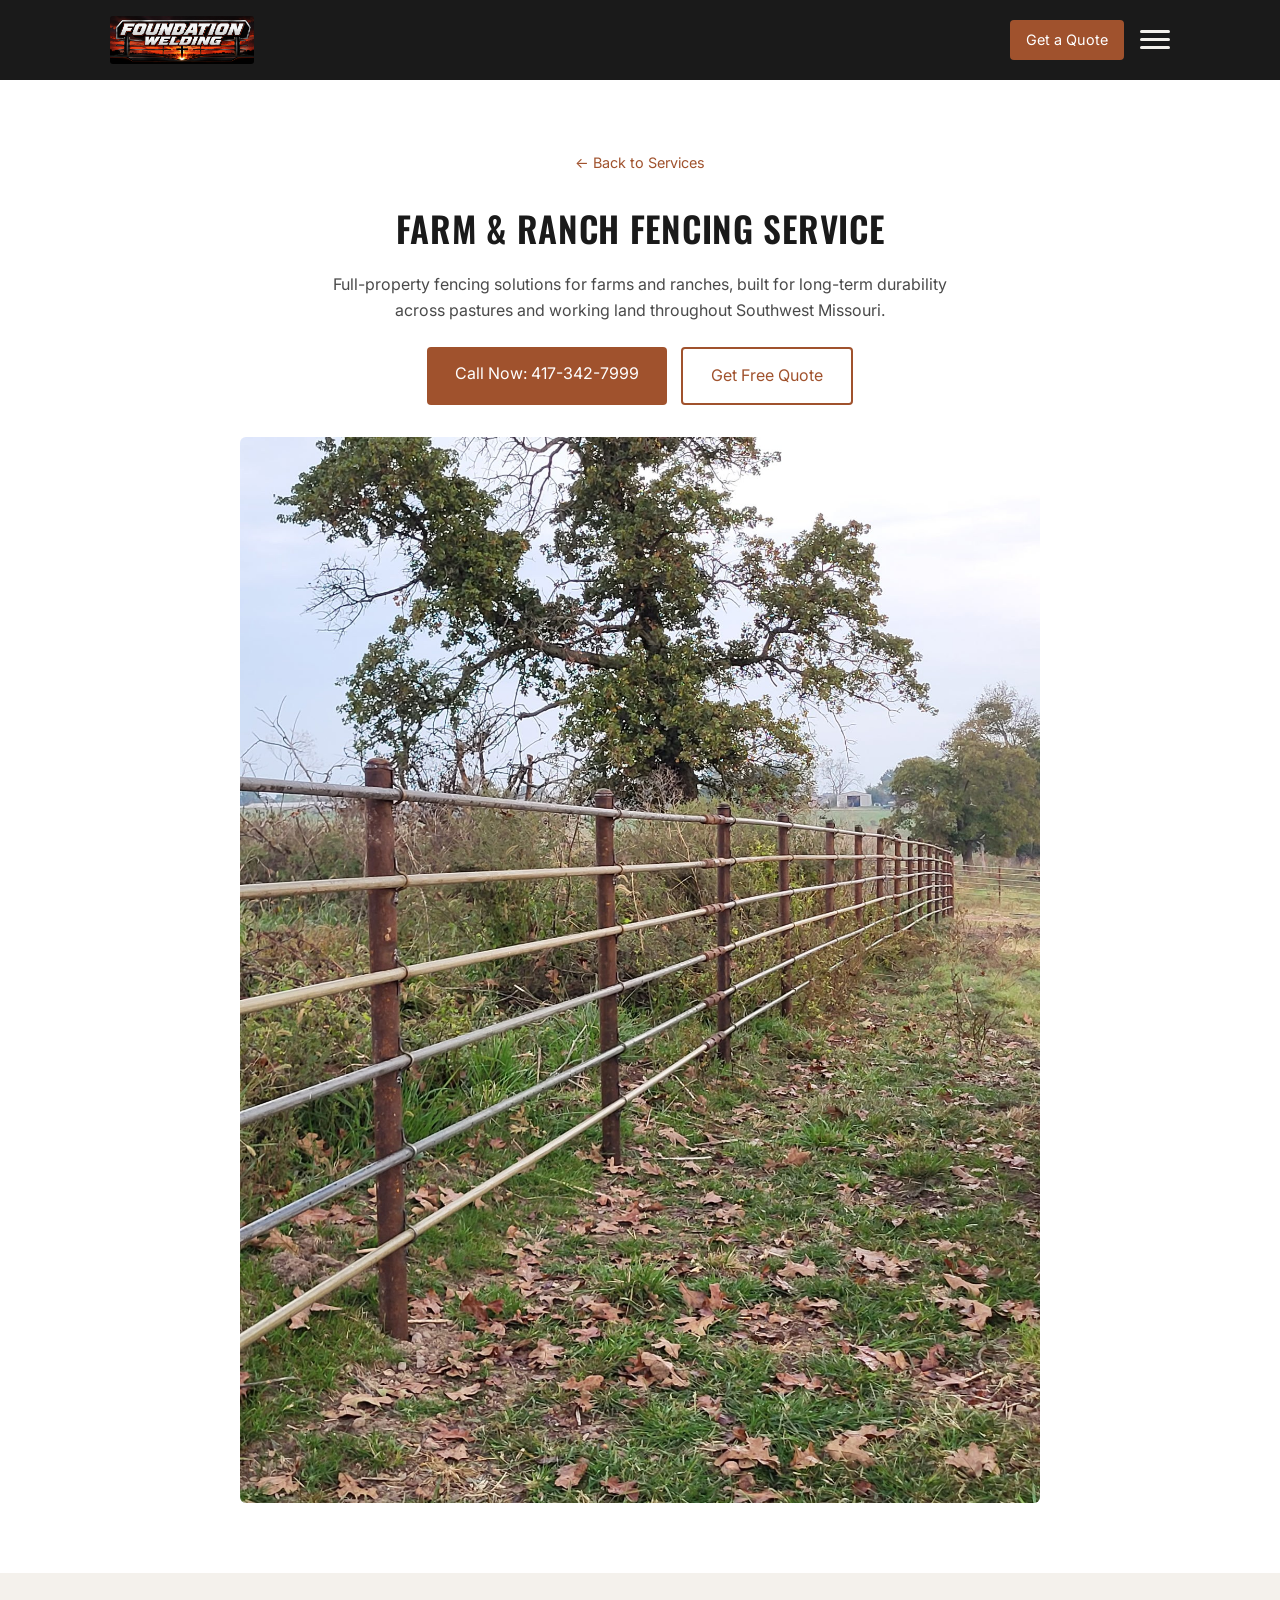
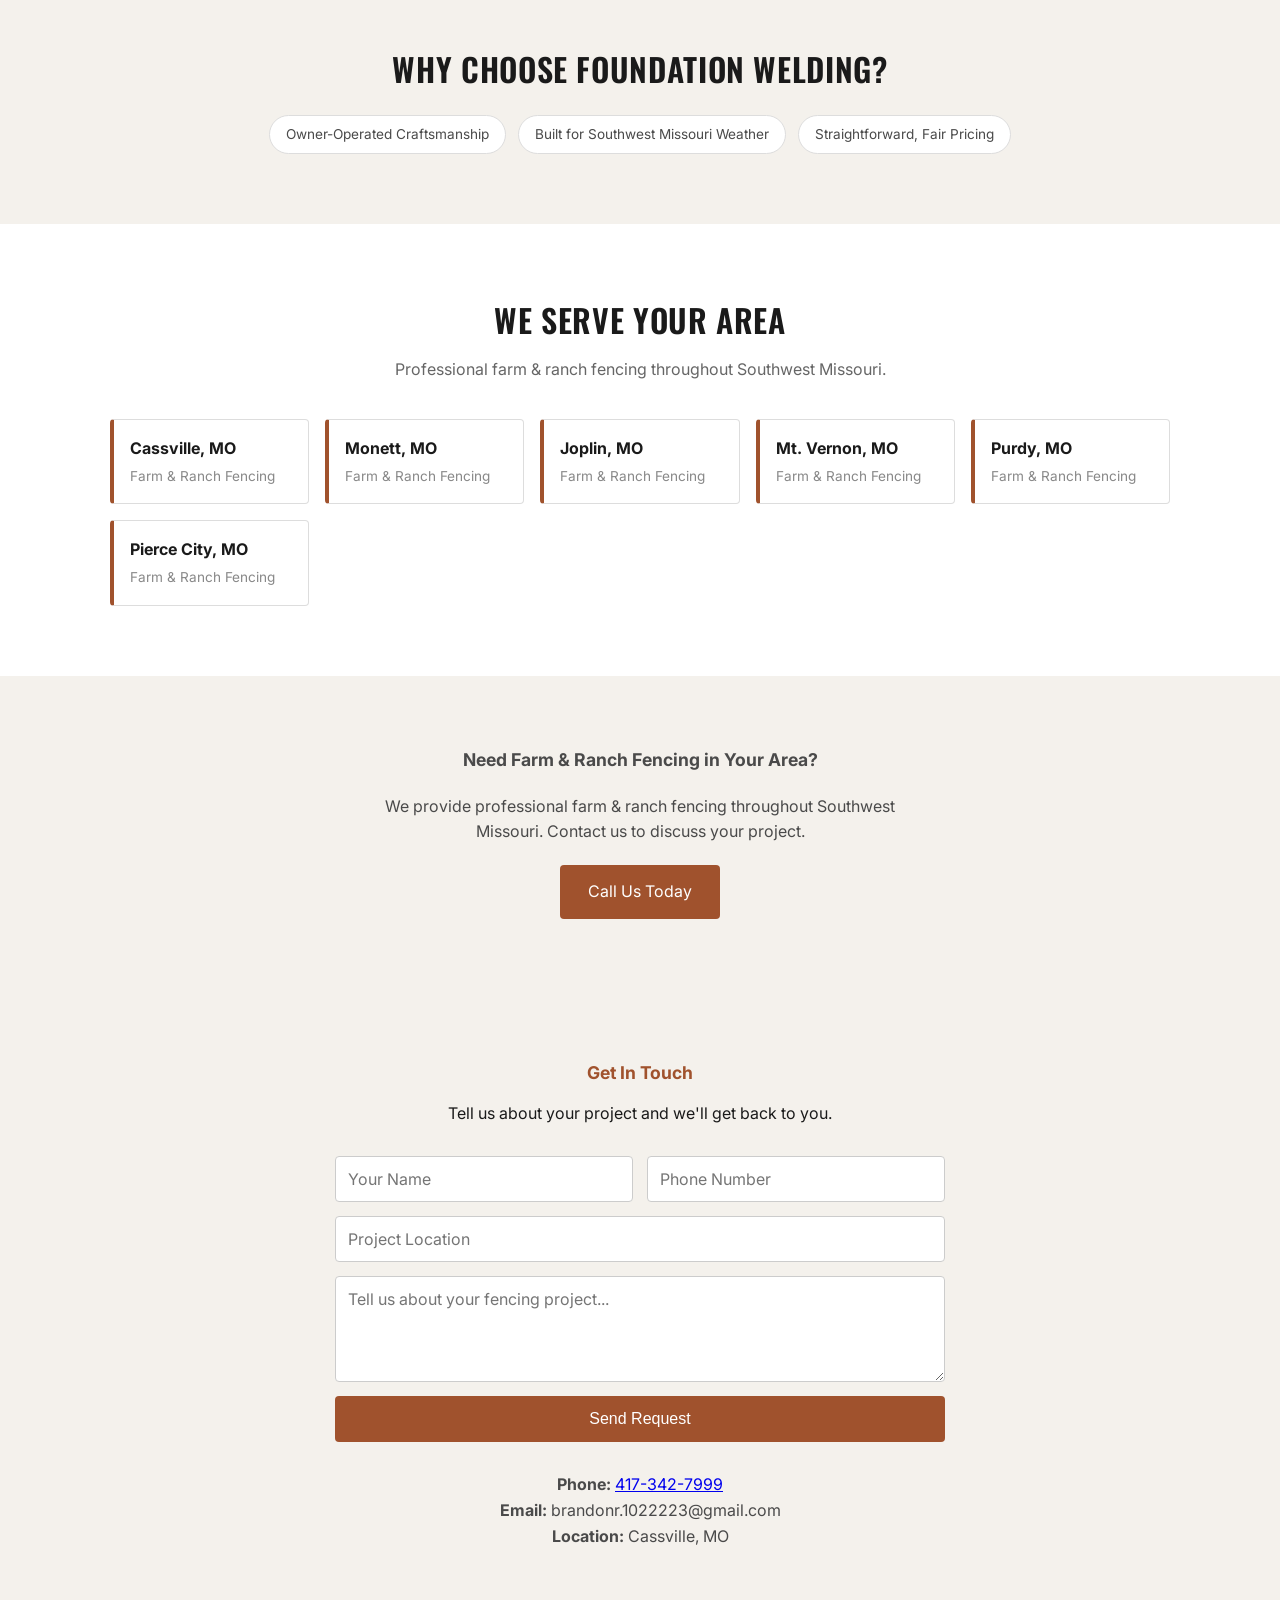
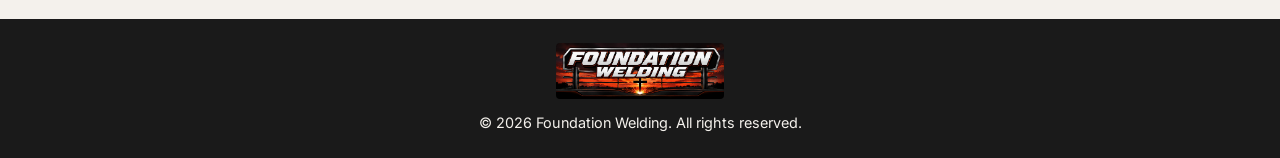
<file: farm-ranch-fencing/index.html>
<!DOCTYPE html>
<html lang="en">
<head>
  <meta charset="UTF-8" />
  <meta name="viewport" content="width=device-width, initial-scale=1.0" />
  <title>Farm & Ranch Fencing - Southwest Missouri - Foundation Welding</title>
  <meta name="description" content="Full-property fencing solutions for farms and ranches, built for long-term durability on working land. Call Foundation Welding for a free estimate." />
  <meta property="og:title" content="Farm & Ranch Fencing - Southwest Missouri - Foundation Welding" />
  <meta property="og:description" content="Full-property fencing solutions for farms and ranches, built for long-term durability on working land. Call Foundation Welding for a free estimate." />
  <meta property="og:image" content="https://www.foundationwelding.com/images/share-poster.jpg" />
  <meta property="og:type" content="website" />
  <meta property="og:url" content="https://www.foundationwelding.com/farm-ranch-fencing/" />
  <meta name="twitter:card" content="summary_large_image" />
  <meta name="twitter:title" content="Farm & Ranch Fencing - Southwest Missouri - Foundation Welding" />
  <meta name="twitter:description" content="Full-property fencing solutions for farms and ranches, built for long-term durability on working land. Call Foundation Welding for a free estimate." />
  <meta name="twitter:image" content="https://www.foundationwelding.com/images/share-poster.jpg" />
  <link rel="canonical" href="https://www.foundationwelding.com/farm-ranch-fencing/" />
  <link rel="icon" type="image/png" sizes="32x32" href="../images/favicon-32.png" />
  <link rel="icon" type="image/png" sizes="16x16" href="../images/favicon-16.png" />
  <link rel="apple-touch-icon" sizes="180x180" href="../images/apple-touch-icon.png" />
  <link rel="stylesheet" href="../styles.css" />
</head>
<body>

  <header class="site-header">
    <div class="container header-inner">
      <a href="/" class="logo"><img src="../images/logo.jpg" alt="Foundation Welding" /></a>
      <nav class="nav" id="mainNav">
        <a href="/">Home</a>
        <div class="nav-dropdown">
          <span>Services</span>
          <div class="dropdown-menu">
        <a href="/pipe-fence-installation/">Pipe Fence Installation</a>
        <a href="/horse-arenas/">Horse Arenas</a>
        <a href="/cattle-corrals/">Cattle Corrals</a>
        <a href="/custom-gates/">Custom Gates</a>
        <a href="/fence-repair/">Fence Repair</a>
        <a href="/farm-ranch-fencing/">Farm & Ranch Fencing</a>
          </div>
        </div>
        <div class="nav-dropdown">
          <span>Service Areas</span>
          <div class="dropdown-menu">
        <a href="/cassville/">Cassville, MO</a>
        <a href="/monett/">Monett, MO</a>
        <a href="/joplin/">Joplin, MO</a>
        <a href="/mt-vernon/">Mt. Vernon, MO</a>
        <a href="/purdy/">Purdy, MO</a>
        <a href="/pierce-city/">Pierce City, MO</a>
        <a href="/northwest-arkansas/">Northwest Arkansas</a>
        <a href="/northeast-oklahoma/">Northeast Oklahoma</a>
          </div>
        </div>
        <a href="/#gallery">Gallery</a>
        <a href="/#about">About</a>
      </nav>
      <div class="header-actions">
        <a href="/#contact" class="nav-cta">Get a Quote</a>
        <button class="hamburger" id="menuToggle" aria-label="Toggle menu" aria-expanded="false">
          <span></span><span></span><span></span>
        </button>
      </div>
    </div>
  </header>

  <!-- ===== PAGE HERO ===== -->
  <section class="section page-hero">
    <div class="container">
      <p class="breadcrumb"><a href="/#services">&larr; Back to Services</a></p>
      <h1>Farm & Ranch Fencing Service</h1>
      <p>Full-property fencing solutions for farms and ranches, built for long-term durability across pastures and working land throughout Southwest Missouri.</p>
      <div class="hero-actions">
        <a href="tel:4173427999" class="btn">Call Now: 417-342-7999</a>
        <a href="/#contact" class="btn btn-outline">Get Free Quote</a>
      </div>
      <img class="page-hero-img" src="../images/fence-line.jpg" alt="Farm & Ranch Fencing by Foundation Welding" />
    </div>
  </section>

  <!-- ===== WHY CHOOSE US ===== -->
  <section class="section alt">
    <div class="container">
      <h2>Why Choose Foundation Welding?</h2>
      <div class="feature-row">
        <span>Owner-Operated Craftsmanship</span>
        <span>Built for Southwest Missouri Weather</span>
        <span>Straightforward, Fair Pricing</span>
      </div>
    </div>
  </section>

  <!-- ===== SERVICE AREAS FOR THIS SERVICE ===== -->
  <section class="section">
    <div class="container">
      <h2>We Serve Your Area</h2>
      <p class="section-subhead">Professional farm & ranch fencing throughout Southwest Missouri.</p>
      <div class="mini-card-grid">
        <a class="mini-card" href="/cassville/">
          <span class="mini-card-title">Cassville, MO</span>
          <span class="mini-card-sub">Farm & Ranch Fencing</span>
        </a>
        <a class="mini-card" href="/monett/">
          <span class="mini-card-title">Monett, MO</span>
          <span class="mini-card-sub">Farm & Ranch Fencing</span>
        </a>
        <a class="mini-card" href="/joplin/">
          <span class="mini-card-title">Joplin, MO</span>
          <span class="mini-card-sub">Farm & Ranch Fencing</span>
        </a>
        <a class="mini-card" href="/mt-vernon/">
          <span class="mini-card-title">Mt. Vernon, MO</span>
          <span class="mini-card-sub">Farm & Ranch Fencing</span>
        </a>
        <a class="mini-card" href="/purdy/">
          <span class="mini-card-title">Purdy, MO</span>
          <span class="mini-card-sub">Farm & Ranch Fencing</span>
        </a>
        <a class="mini-card" href="/pierce-city/">
          <span class="mini-card-title">Pierce City, MO</span>
          <span class="mini-card-sub">Farm & Ranch Fencing</span>
        </a>
      </div>
    </div>
  </section>

  <!-- ===== CTA BANNER ===== -->
  <section class="section alt cta-banner">
    <div class="container">
      <p class="section-label">Need Farm & Ranch Fencing in Your Area?</p>
      <p>We provide professional farm & ranch fencing throughout Southwest Missouri. Contact us to discuss your project.</p>
      <a href="tel:4173427999" class="btn">Call Us Today</a>
    </div>
  </section>

  <!-- ===== CONTACT ===== -->
  <section id="contact" class="section alt">
    <div class="container contact-inner">
      <p class="section-label">Get In Touch</p>
      <p>Tell us about your project and we'll get back to you.</p>

      <form class="contact-form" action="https://formspree.io/brandonr.1022223@gmail.com" method="POST">
        <div class="form-row">
          <input type="text" name="name" placeholder="Your Name" required />
          <input type="tel" name="phone" placeholder="Phone Number" required />
        </div>
        <input type="text" name="location" placeholder="Project Location" />
        <textarea name="message" placeholder="Tell us about your fencing project..." rows="4"></textarea>
        <input type="hidden" name="_subject" value="New quote request - Foundation Welding" />
        <button type="submit" class="btn">Send Request</button>
      </form>

      <div class="contact-info">
        <p><strong>Phone:</strong> <a href="tel:4173427999">417-342-7999</a></p>
        <p><strong>Email:</strong> brandonr.1022223@gmail.com</p>
        <p><strong>Location:</strong> Cassville, MO</p>
      </div>
    </div>
  </section>

  <footer class="site-footer">
    <div class="container footer-inner">
      <img src="../images/logo.jpg" alt="Foundation Welding" class="footer-logo" />
      <p>&copy; 2026 Foundation Welding. All rights reserved.</p>
    </div>
  </footer>

<script src="../script.js" defer></script>
</body>
</html>
</file>
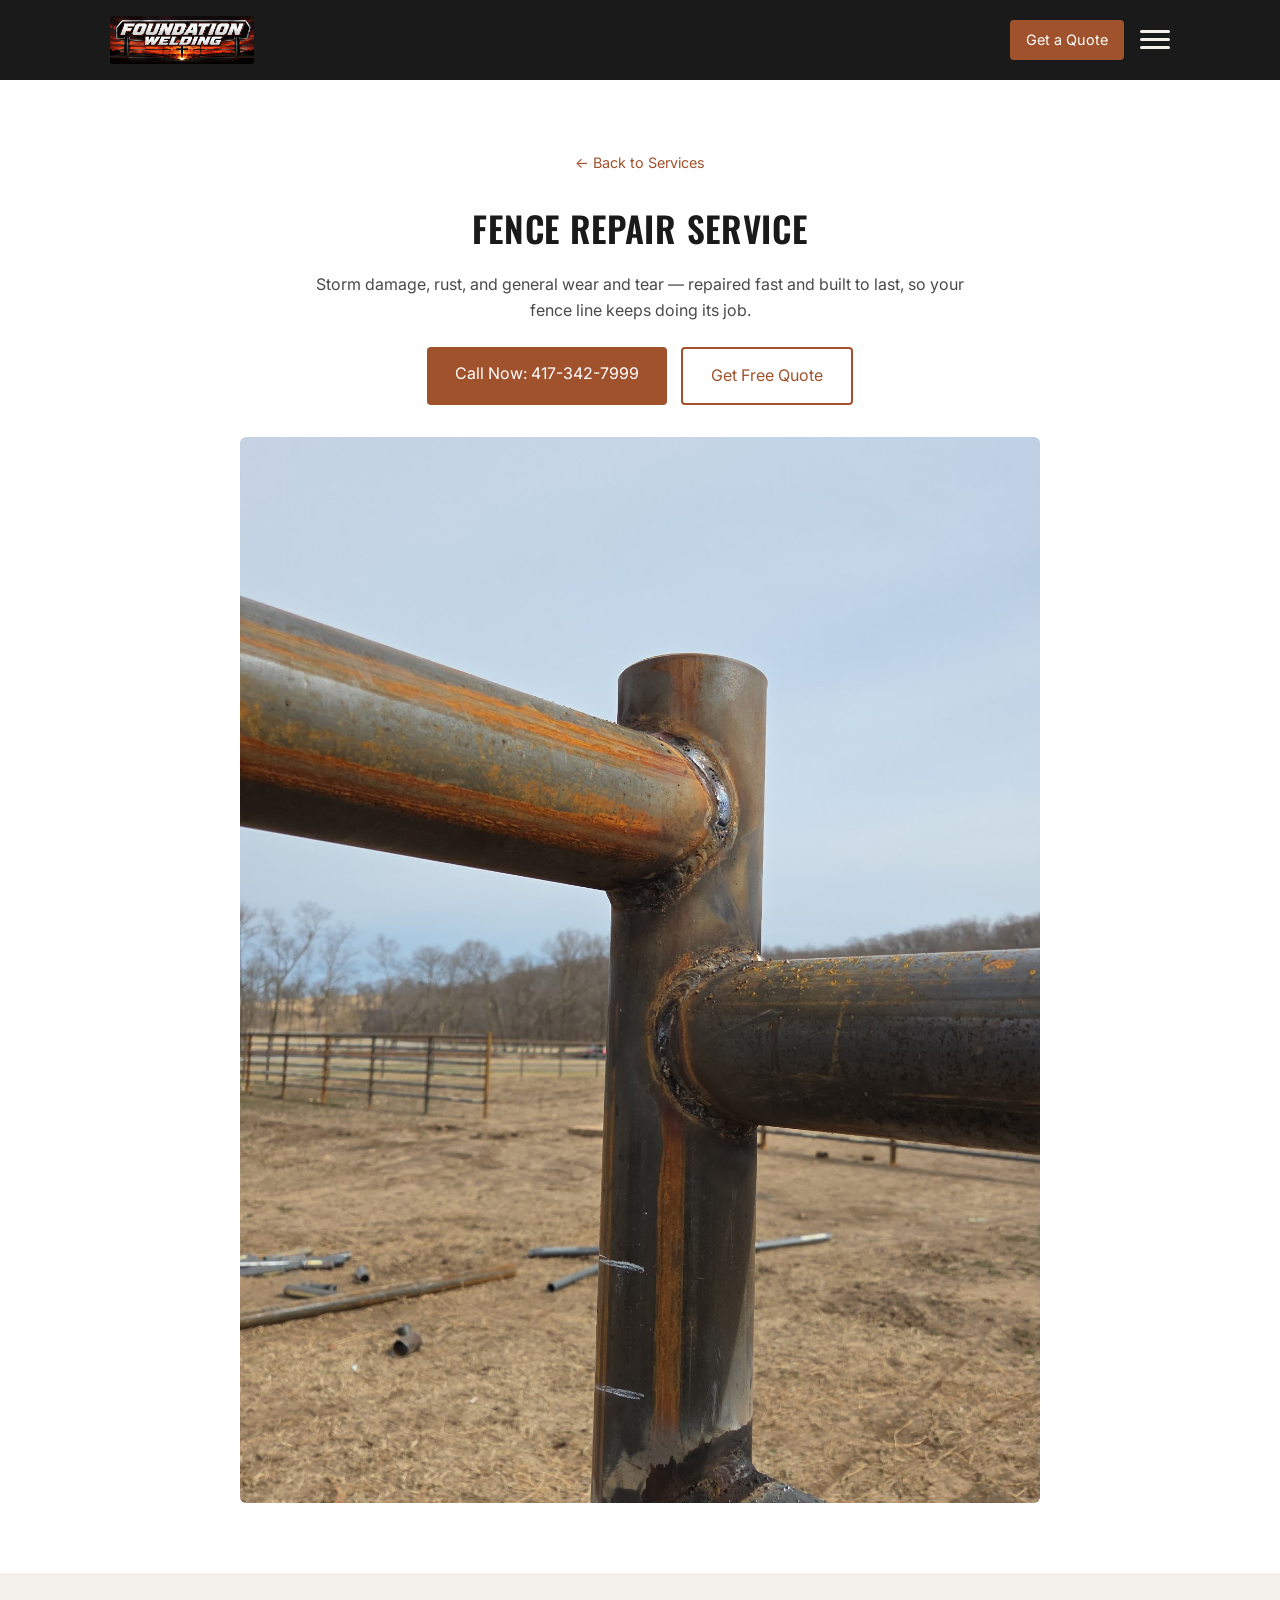
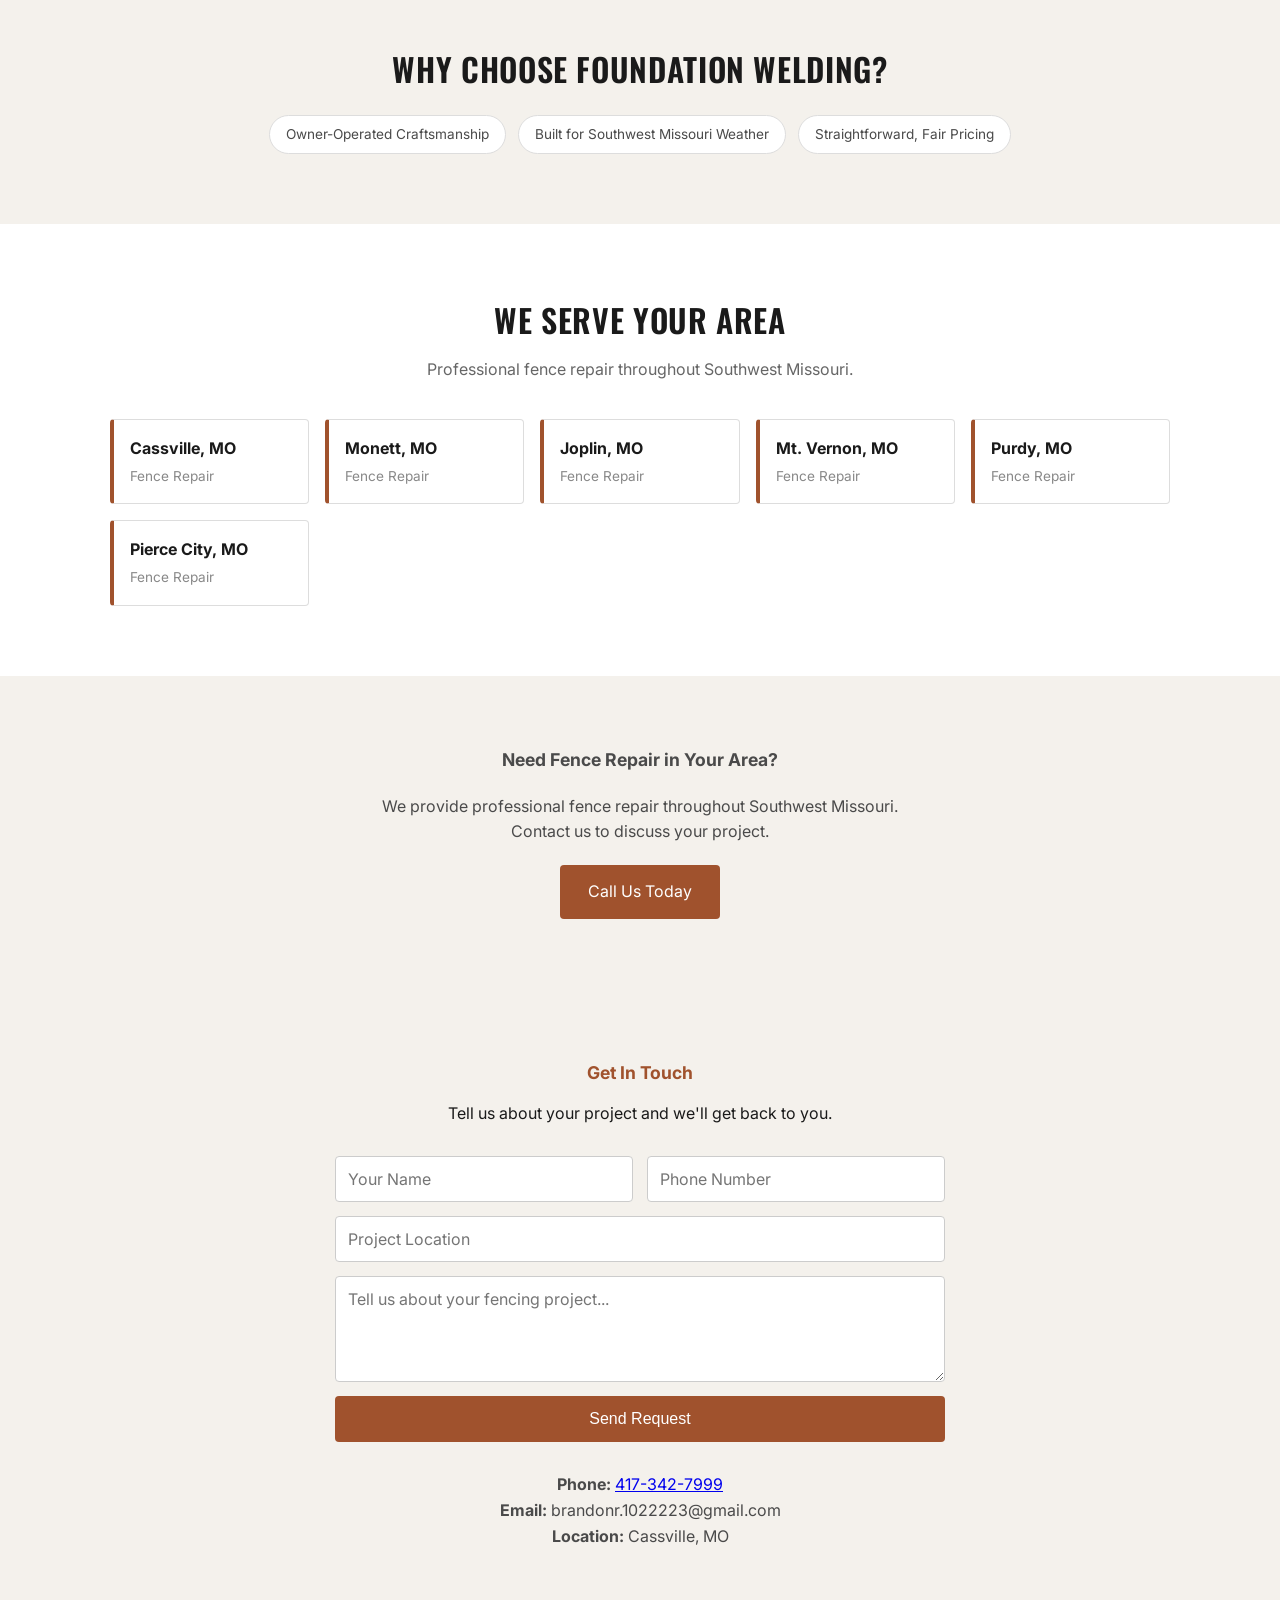
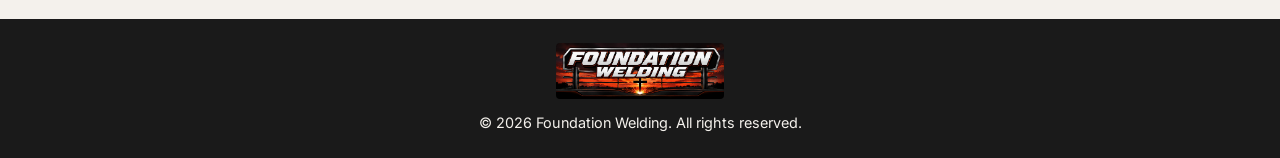
<file: fence-repair/index.html>
<!DOCTYPE html>
<html lang="en">
<head>
  <meta charset="UTF-8" />
  <meta name="viewport" content="width=device-width, initial-scale=1.0" />
  <title>Fence Repair - Southwest Missouri - Foundation Welding</title>
  <meta name="description" content="Storm damage, rust, and general wear and tear repaired fast so your fence line keeps doing its job. Call Foundation Welding for a free estimate." />
  <meta property="og:title" content="Fence Repair - Southwest Missouri - Foundation Welding" />
  <meta property="og:description" content="Storm damage, rust, and general wear and tear repaired fast so your fence line keeps doing its job. Call Foundation Welding for a free estimate." />
  <meta property="og:image" content="https://www.foundationwelding.com/images/share-poster.jpg" />
  <meta property="og:type" content="website" />
  <meta property="og:url" content="https://www.foundationwelding.com/fence-repair/" />
  <meta name="twitter:card" content="summary_large_image" />
  <meta name="twitter:title" content="Fence Repair - Southwest Missouri - Foundation Welding" />
  <meta name="twitter:description" content="Storm damage, rust, and general wear and tear repaired fast so your fence line keeps doing its job. Call Foundation Welding for a free estimate." />
  <meta name="twitter:image" content="https://www.foundationwelding.com/images/share-poster.jpg" />
  <link rel="canonical" href="https://www.foundationwelding.com/fence-repair/" />
  <link rel="icon" type="image/png" sizes="32x32" href="../images/favicon-32.png" />
  <link rel="icon" type="image/png" sizes="16x16" href="../images/favicon-16.png" />
  <link rel="apple-touch-icon" sizes="180x180" href="../images/apple-touch-icon.png" />
  <link rel="stylesheet" href="../styles.css" />
</head>
<body>

  <header class="site-header">
    <div class="container header-inner">
      <a href="/" class="logo"><img src="../images/logo.jpg" alt="Foundation Welding" /></a>
      <nav class="nav" id="mainNav">
        <a href="/">Home</a>
        <div class="nav-dropdown">
          <span>Services</span>
          <div class="dropdown-menu">
        <a href="/pipe-fence-installation/">Pipe Fence Installation</a>
        <a href="/horse-arenas/">Horse Arenas</a>
        <a href="/cattle-corrals/">Cattle Corrals</a>
        <a href="/custom-gates/">Custom Gates</a>
        <a href="/fence-repair/">Fence Repair</a>
        <a href="/farm-ranch-fencing/">Farm & Ranch Fencing</a>
          </div>
        </div>
        <div class="nav-dropdown">
          <span>Service Areas</span>
          <div class="dropdown-menu">
        <a href="/cassville/">Cassville, MO</a>
        <a href="/monett/">Monett, MO</a>
        <a href="/joplin/">Joplin, MO</a>
        <a href="/mt-vernon/">Mt. Vernon, MO</a>
        <a href="/purdy/">Purdy, MO</a>
        <a href="/pierce-city/">Pierce City, MO</a>
          </div>
        </div>
        <a href="/#gallery">Gallery</a>
        <a href="/#about">About</a>
      </nav>
      <div class="header-actions">
        <a href="/#contact" class="nav-cta">Get a Quote</a>
        <button class="hamburger" id="menuToggle" aria-label="Toggle menu" aria-expanded="false">
          <span></span><span></span><span></span>
        </button>
      </div>
    </div>
  </header>

  <!-- ===== PAGE HERO ===== -->
  <section class="section page-hero">
    <div class="container">
      <p class="breadcrumb"><a href="/#services">&larr; Back to Services</a></p>
      <h1>Fence Repair Service</h1>
      <p>Storm damage, rust, and general wear and tear — repaired fast and built to last, so your fence line keeps doing its job.</p>
      <div class="hero-actions">
        <a href="tel:4173427999" class="btn">Call Now: 417-342-7999</a>
        <a href="/#contact" class="btn btn-outline">Get Free Quote</a>
      </div>
      <img class="page-hero-img" src="../images/weld-closeup.jpg" alt="Fence Repair by Foundation Welding" />
    </div>
  </section>

  <!-- ===== WHY CHOOSE US ===== -->
  <section class="section alt">
    <div class="container">
      <h2>Why Choose Foundation Welding?</h2>
      <div class="feature-row">
        <span>Owner-Operated Craftsmanship</span>
        <span>Built for Southwest Missouri Weather</span>
        <span>Straightforward, Fair Pricing</span>
      </div>
    </div>
  </section>

  <!-- ===== SERVICE AREAS FOR THIS SERVICE ===== -->
  <section class="section">
    <div class="container">
      <h2>We Serve Your Area</h2>
      <p class="section-subhead">Professional fence repair throughout Southwest Missouri.</p>
      <div class="mini-card-grid">
        <a class="mini-card" href="/cassville/">
          <span class="mini-card-title">Cassville, MO</span>
          <span class="mini-card-sub">Fence Repair</span>
        </a>
        <a class="mini-card" href="/monett/">
          <span class="mini-card-title">Monett, MO</span>
          <span class="mini-card-sub">Fence Repair</span>
        </a>
        <a class="mini-card" href="/joplin/">
          <span class="mini-card-title">Joplin, MO</span>
          <span class="mini-card-sub">Fence Repair</span>
        </a>
        <a class="mini-card" href="/mt-vernon/">
          <span class="mini-card-title">Mt. Vernon, MO</span>
          <span class="mini-card-sub">Fence Repair</span>
        </a>
        <a class="mini-card" href="/purdy/">
          <span class="mini-card-title">Purdy, MO</span>
          <span class="mini-card-sub">Fence Repair</span>
        </a>
        <a class="mini-card" href="/pierce-city/">
          <span class="mini-card-title">Pierce City, MO</span>
          <span class="mini-card-sub">Fence Repair</span>
        </a>
      </div>
    </div>
  </section>

  <!-- ===== CTA BANNER ===== -->
  <section class="section alt cta-banner">
    <div class="container">
      <p class="section-label">Need Fence Repair in Your Area?</p>
      <p>We provide professional fence repair throughout Southwest Missouri. Contact us to discuss your project.</p>
      <a href="tel:4173427999" class="btn">Call Us Today</a>
    </div>
  </section>

  <!-- ===== CONTACT ===== -->
  <section id="contact" class="section alt">
    <div class="container contact-inner">
      <p class="section-label">Get In Touch</p>
      <p>Tell us about your project and we'll get back to you.</p>

      <form class="contact-form" action="https://formspree.io/brandonr.1022223@gmail.com" method="POST">
        <div class="form-row">
          <input type="text" name="name" placeholder="Your Name" required />
          <input type="tel" name="phone" placeholder="Phone Number" required />
        </div>
        <input type="text" name="location" placeholder="Project Location" />
        <textarea name="message" placeholder="Tell us about your fencing project..." rows="4"></textarea>
        <input type="hidden" name="_subject" value="New quote request - Foundation Welding" />
        <button type="submit" class="btn">Send Request</button>
      </form>

      <div class="contact-info">
        <p><strong>Phone:</strong> <a href="tel:4173427999">417-342-7999</a></p>
        <p><strong>Email:</strong> brandonr.1022223@gmail.com</p>
        <p><strong>Location:</strong> Cassville, MO</p>
      </div>
    </div>
  </section>

  <footer class="site-footer">
    <div class="container footer-inner">
      <img src="../images/logo.jpg" alt="Foundation Welding" class="footer-logo" />
      <p>&copy; 2026 Foundation Welding. All rights reserved.</p>
    </div>
  </footer>

<script src="../script.js" defer></script>
</body>
</html>
</file>
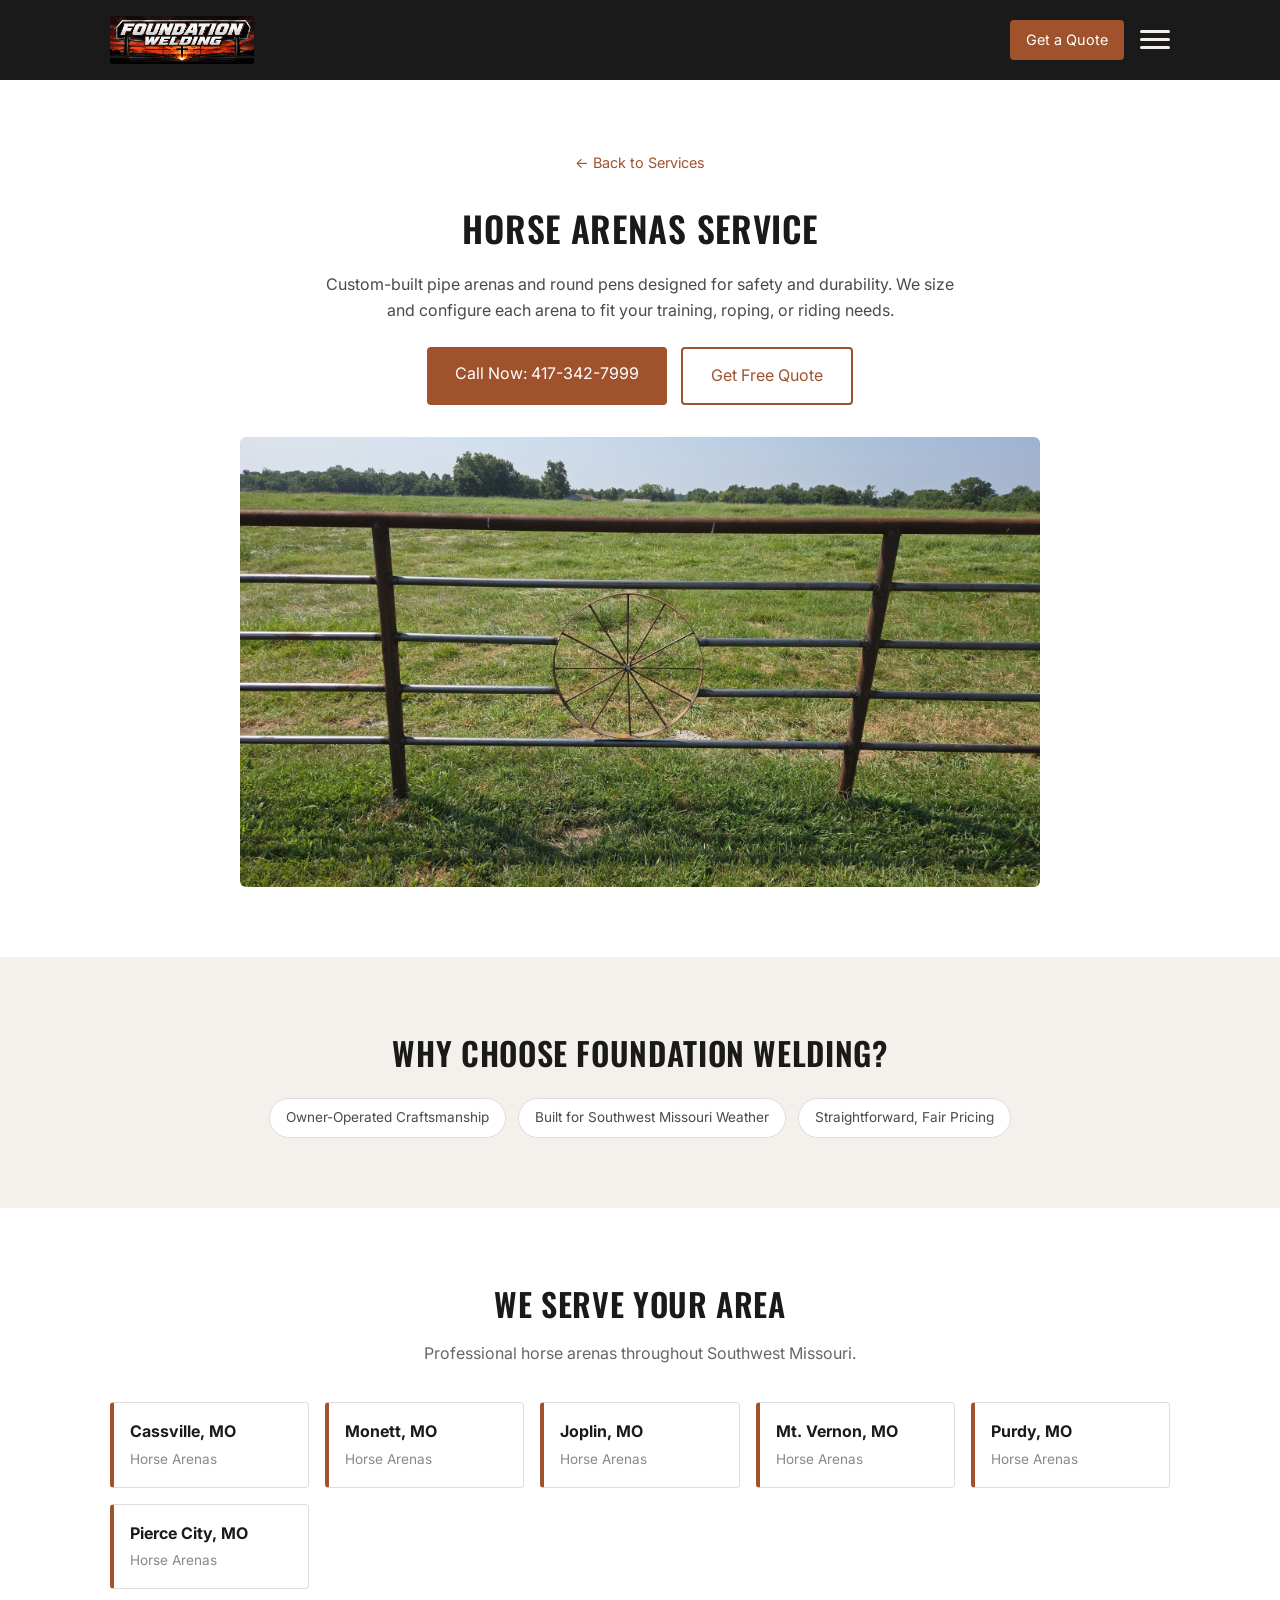
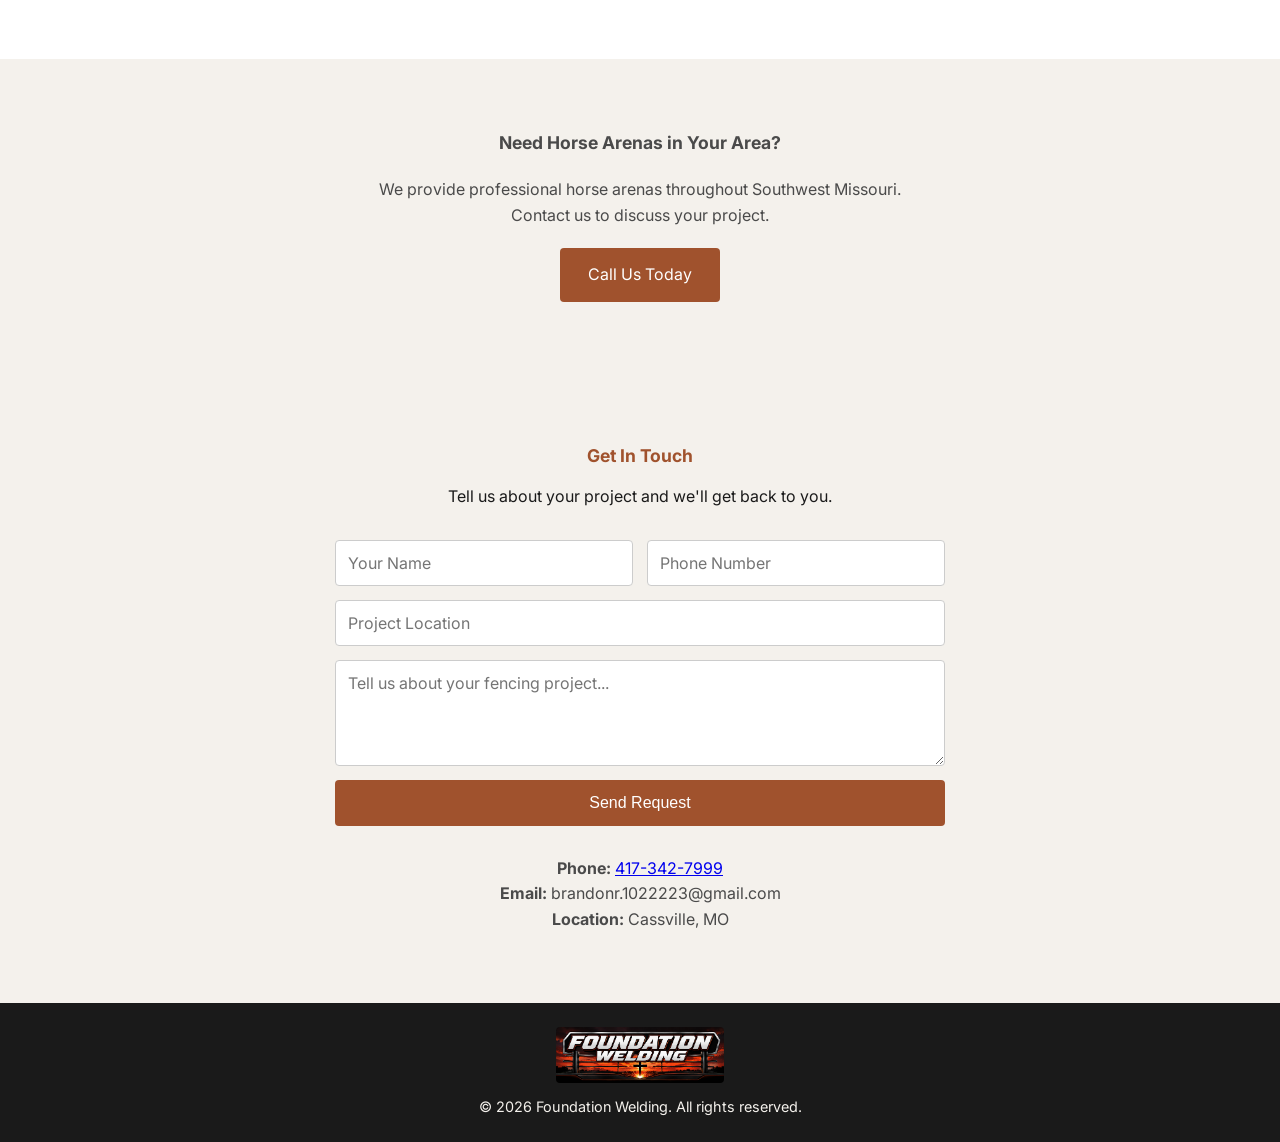
<file: horse-arenas/index.html>
<!DOCTYPE html>
<html lang="en">
<head>
  <meta charset="UTF-8" />
  <meta name="viewport" content="width=device-width, initial-scale=1.0" />
  <title>Horse Arenas - Southwest Missouri - Foundation Welding</title>
  <meta name="description" content="Custom-built pipe arenas and round pens designed for safety, durability, and everyday training use. Call Foundation Welding for a free estimate." />
  <meta property="og:title" content="Horse Arenas - Southwest Missouri - Foundation Welding" />
  <meta property="og:description" content="Custom-built pipe arenas and round pens designed for safety, durability, and everyday training use. Call Foundation Welding for a free estimate." />
  <meta property="og:image" content="https://www.foundationwelding.com/images/share-poster.jpg" />
  <meta property="og:type" content="website" />
  <meta property="og:url" content="https://www.foundationwelding.com/horse-arenas/" />
  <meta name="twitter:card" content="summary_large_image" />
  <meta name="twitter:title" content="Horse Arenas - Southwest Missouri - Foundation Welding" />
  <meta name="twitter:description" content="Custom-built pipe arenas and round pens designed for safety, durability, and everyday training use. Call Foundation Welding for a free estimate." />
  <meta name="twitter:image" content="https://www.foundationwelding.com/images/share-poster.jpg" />
  <link rel="canonical" href="https://www.foundationwelding.com/horse-arenas/" />
  <link rel="icon" type="image/png" sizes="32x32" href="../images/favicon-32.png" />
  <link rel="icon" type="image/png" sizes="16x16" href="../images/favicon-16.png" />
  <link rel="apple-touch-icon" sizes="180x180" href="../images/apple-touch-icon.png" />
  <link rel="stylesheet" href="../styles.css" />
</head>
<body>

  <header class="site-header">
    <div class="container header-inner">
      <a href="/" class="logo"><img src="../images/logo.jpg" alt="Foundation Welding" /></a>
      <nav class="nav" id="mainNav">
        <a href="/">Home</a>
        <div class="nav-dropdown">
          <span>Services</span>
          <div class="dropdown-menu">
        <a href="/pipe-fence-installation/">Pipe Fence Installation</a>
        <a href="/horse-arenas/">Horse Arenas</a>
        <a href="/cattle-corrals/">Cattle Corrals</a>
        <a href="/custom-gates/">Custom Gates</a>
        <a href="/fence-repair/">Fence Repair</a>
        <a href="/farm-ranch-fencing/">Farm & Ranch Fencing</a>
          </div>
        </div>
        <div class="nav-dropdown">
          <span>Service Areas</span>
          <div class="dropdown-menu">
        <a href="/cassville/">Cassville, MO</a>
        <a href="/monett/">Monett, MO</a>
        <a href="/joplin/">Joplin, MO</a>
        <a href="/mt-vernon/">Mt. Vernon, MO</a>
        <a href="/purdy/">Purdy, MO</a>
        <a href="/pierce-city/">Pierce City, MO</a>
        <a href="/northwest-arkansas/">Northwest Arkansas</a>
        <a href="/northeast-oklahoma/">Northeast Oklahoma</a>
          </div>
        </div>
        <a href="/#gallery">Gallery</a>
        <a href="/#about">About</a>
      </nav>
      <div class="header-actions">
        <a href="/#contact" class="nav-cta">Get a Quote</a>
        <button class="hamburger" id="menuToggle" aria-label="Toggle menu" aria-expanded="false">
          <span></span><span></span><span></span>
        </button>
      </div>
    </div>
  </header>

  <!-- ===== PAGE HERO ===== -->
  <section class="section page-hero">
    <div class="container">
      <p class="breadcrumb"><a href="/#services">&larr; Back to Services</a></p>
      <h1>Horse Arenas Service</h1>
      <p>Custom-built pipe arenas and round pens designed for safety and durability. We size and configure each arena to fit your training, roping, or riding needs.</p>
      <div class="hero-actions">
        <a href="tel:4173427999" class="btn">Call Now: 417-342-7999</a>
        <a href="/#contact" class="btn btn-outline">Get Free Quote</a>
      </div>
      <img class="page-hero-img" src="../images/hero-gate.jpg" alt="Horse Arenas by Foundation Welding" />
    </div>
  </section>

  <!-- ===== WHY CHOOSE US ===== -->
  <section class="section alt">
    <div class="container">
      <h2>Why Choose Foundation Welding?</h2>
      <div class="feature-row">
        <span>Owner-Operated Craftsmanship</span>
        <span>Built for Southwest Missouri Weather</span>
        <span>Straightforward, Fair Pricing</span>
      </div>
    </div>
  </section>

  <!-- ===== SERVICE AREAS FOR THIS SERVICE ===== -->
  <section class="section">
    <div class="container">
      <h2>We Serve Your Area</h2>
      <p class="section-subhead">Professional horse arenas throughout Southwest Missouri.</p>
      <div class="mini-card-grid">
        <a class="mini-card" href="/cassville/">
          <span class="mini-card-title">Cassville, MO</span>
          <span class="mini-card-sub">Horse Arenas</span>
        </a>
        <a class="mini-card" href="/monett/">
          <span class="mini-card-title">Monett, MO</span>
          <span class="mini-card-sub">Horse Arenas</span>
        </a>
        <a class="mini-card" href="/joplin/">
          <span class="mini-card-title">Joplin, MO</span>
          <span class="mini-card-sub">Horse Arenas</span>
        </a>
        <a class="mini-card" href="/mt-vernon/">
          <span class="mini-card-title">Mt. Vernon, MO</span>
          <span class="mini-card-sub">Horse Arenas</span>
        </a>
        <a class="mini-card" href="/purdy/">
          <span class="mini-card-title">Purdy, MO</span>
          <span class="mini-card-sub">Horse Arenas</span>
        </a>
        <a class="mini-card" href="/pierce-city/">
          <span class="mini-card-title">Pierce City, MO</span>
          <span class="mini-card-sub">Horse Arenas</span>
        </a>
      </div>
    </div>
  </section>

  <!-- ===== CTA BANNER ===== -->
  <section class="section alt cta-banner">
    <div class="container">
      <p class="section-label">Need Horse Arenas in Your Area?</p>
      <p>We provide professional horse arenas throughout Southwest Missouri. Contact us to discuss your project.</p>
      <a href="tel:4173427999" class="btn">Call Us Today</a>
    </div>
  </section>

  <!-- ===== CONTACT ===== -->
  <section id="contact" class="section alt">
    <div class="container contact-inner">
      <p class="section-label">Get In Touch</p>
      <p>Tell us about your project and we'll get back to you.</p>

      <form class="contact-form" action="https://formspree.io/brandonr.1022223@gmail.com" method="POST">
        <div class="form-row">
          <input type="text" name="name" placeholder="Your Name" required />
          <input type="tel" name="phone" placeholder="Phone Number" required />
        </div>
        <input type="text" name="location" placeholder="Project Location" />
        <textarea name="message" placeholder="Tell us about your fencing project..." rows="4"></textarea>
        <input type="hidden" name="_subject" value="New quote request - Foundation Welding" />
        <button type="submit" class="btn">Send Request</button>
      </form>

      <div class="contact-info">
        <p><strong>Phone:</strong> <a href="tel:4173427999">417-342-7999</a></p>
        <p><strong>Email:</strong> brandonr.1022223@gmail.com</p>
        <p><strong>Location:</strong> Cassville, MO</p>
      </div>
    </div>
  </section>

  <footer class="site-footer">
    <div class="container footer-inner">
      <img src="../images/logo.jpg" alt="Foundation Welding" class="footer-logo" />
      <p>&copy; 2026 Foundation Welding. All rights reserved.</p>
    </div>
  </footer>

<script src="../script.js" defer></script>
</body>
</html>
</file>
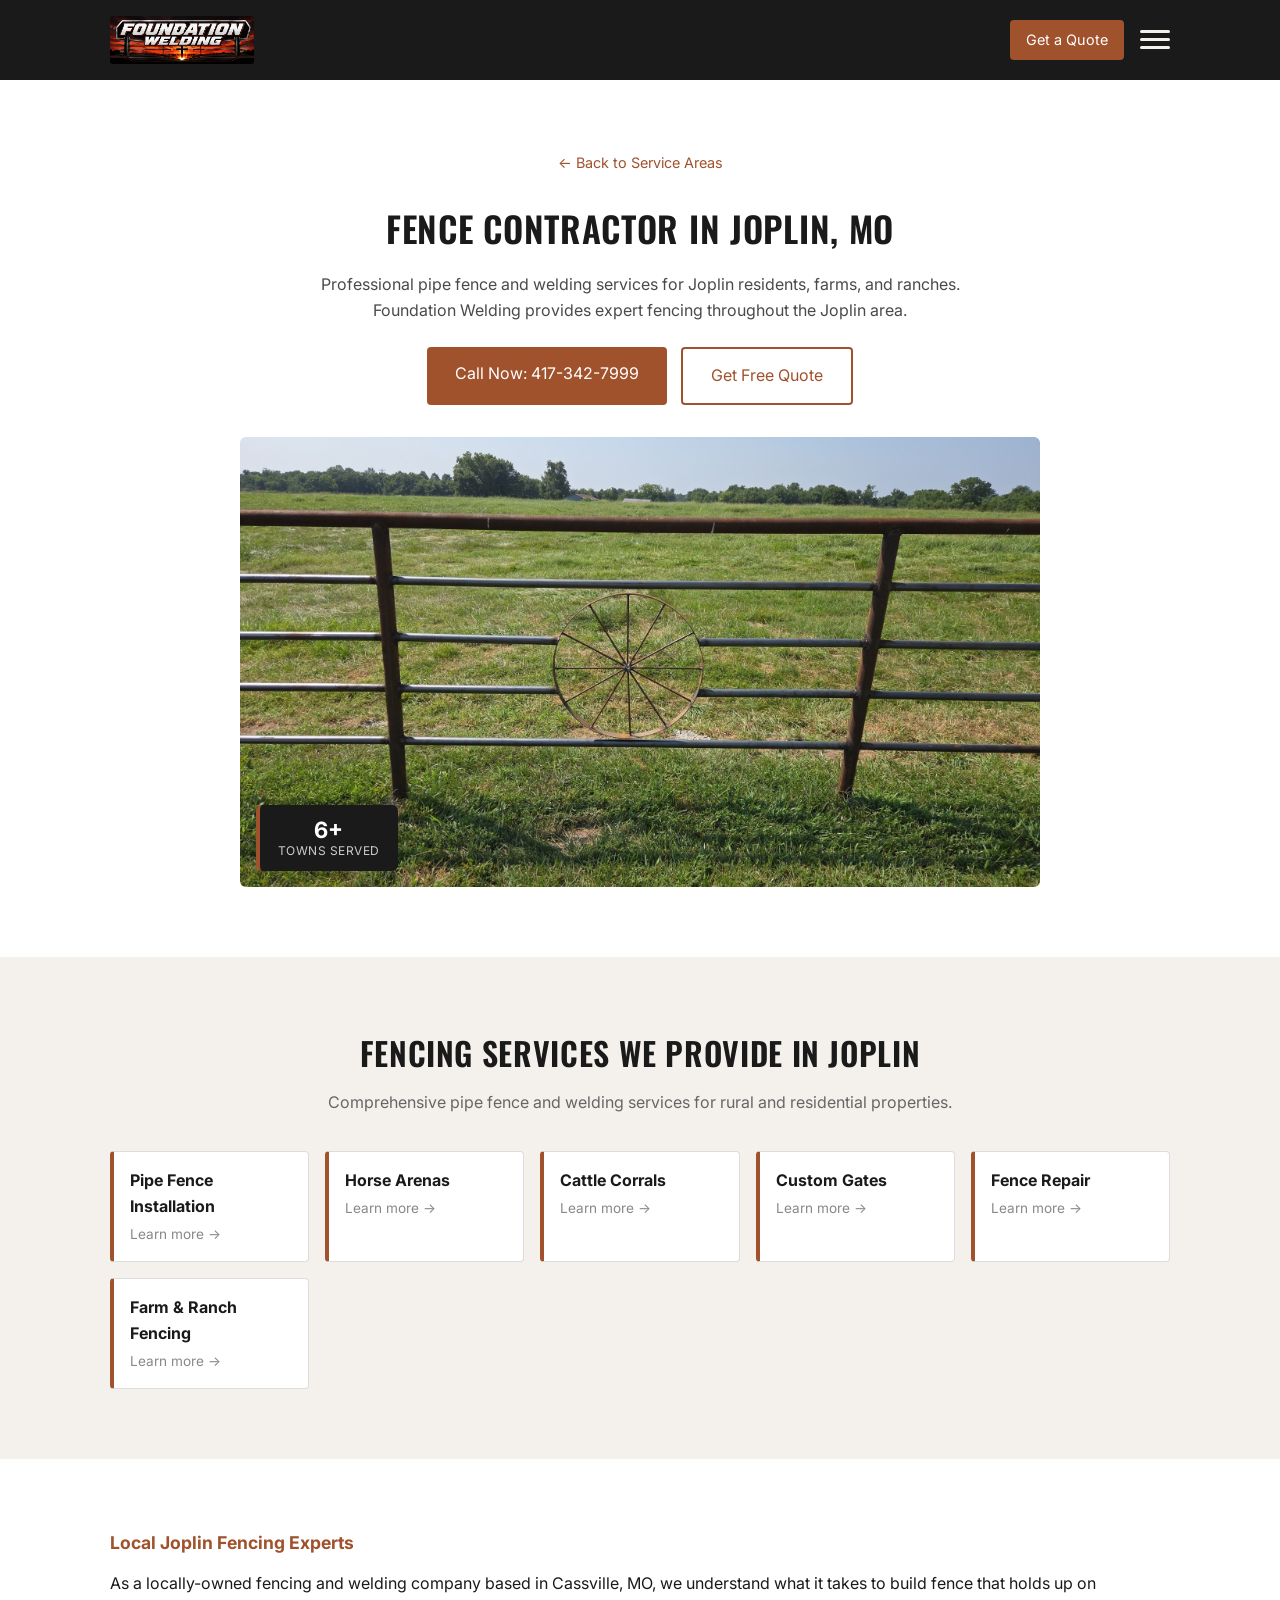
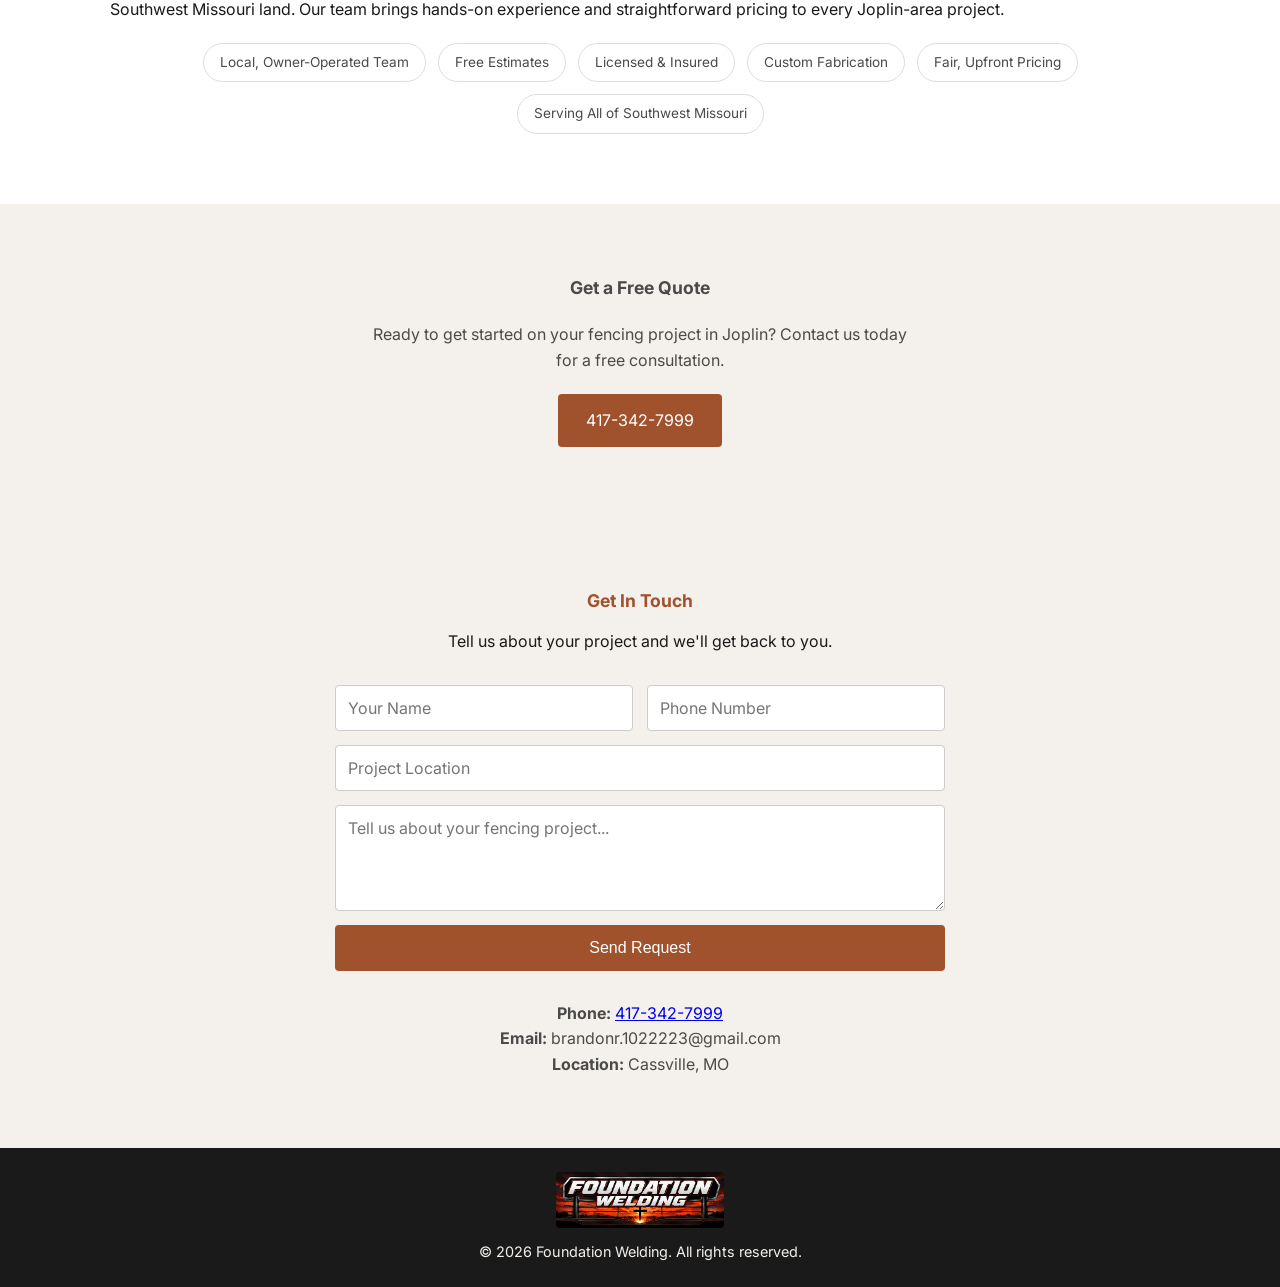
<file: joplin/index.html>
<!DOCTYPE html>
<html lang="en">
<head>
  <meta charset="UTF-8" />
  <meta name="viewport" content="width=device-width, initial-scale=1.0" />
  <title>Fence Contractor - Joplin, MO - Foundation Welding</title>
  <meta name="description" content="Pipe fence and welding services in Joplin, Missouri by Foundation Welding, owned by Brandon Reynolds. Call for a free estimate." />
  <meta property="og:title" content="Fence Contractor - Joplin, MO - Foundation Welding" />
  <meta property="og:description" content="Pipe fence and welding services in Joplin, Missouri by Foundation Welding, owned by Brandon Reynolds. Call for a free estimate." />
  <meta property="og:image" content="https://www.foundationwelding.com/images/share-poster.jpg" />
  <meta property="og:type" content="website" />
  <meta property="og:url" content="https://www.foundationwelding.com/joplin/" />
  <meta name="twitter:card" content="summary_large_image" />
  <meta name="twitter:title" content="Fence Contractor - Joplin, MO - Foundation Welding" />
  <meta name="twitter:description" content="Pipe fence and welding services in Joplin, Missouri by Foundation Welding, owned by Brandon Reynolds. Call for a free estimate." />
  <meta name="twitter:image" content="https://www.foundationwelding.com/images/share-poster.jpg" />
  <link rel="canonical" href="https://www.foundationwelding.com/joplin/" />
  <link rel="icon" type="image/png" sizes="32x32" href="../images/favicon-32.png" />
  <link rel="icon" type="image/png" sizes="16x16" href="../images/favicon-16.png" />
  <link rel="apple-touch-icon" sizes="180x180" href="../images/apple-touch-icon.png" />
  <link rel="stylesheet" href="../styles.css" />
</head>
<body>

  <header class="site-header">
    <div class="container header-inner">
      <a href="/" class="logo"><img src="../images/logo.jpg" alt="Foundation Welding" /></a>
      <nav class="nav" id="mainNav">
        <a href="/">Home</a>
        <div class="nav-dropdown">
          <span>Services</span>
          <div class="dropdown-menu">
        <a href="/pipe-fence-installation/">Pipe Fence Installation</a>
        <a href="/horse-arenas/">Horse Arenas</a>
        <a href="/cattle-corrals/">Cattle Corrals</a>
        <a href="/custom-gates/">Custom Gates</a>
        <a href="/fence-repair/">Fence Repair</a>
        <a href="/farm-ranch-fencing/">Farm & Ranch Fencing</a>
          </div>
        </div>
        <div class="nav-dropdown">
          <span>Service Areas</span>
          <div class="dropdown-menu">
        <a href="/cassville/">Cassville, MO</a>
        <a href="/monett/">Monett, MO</a>
        <a href="/joplin/">Joplin, MO</a>
        <a href="/mt-vernon/">Mt. Vernon, MO</a>
        <a href="/purdy/">Purdy, MO</a>
        <a href="/pierce-city/">Pierce City, MO</a>
        <a href="/northwest-arkansas/">Northwest Arkansas</a>
        <a href="/northeast-oklahoma/">Northeast Oklahoma</a>
          </div>
        </div>
        <a href="/#gallery">Gallery</a>
        <a href="/#about">About</a>
      </nav>
      <div class="header-actions">
        <a href="/#contact" class="nav-cta">Get a Quote</a>
        <button class="hamburger" id="menuToggle" aria-label="Toggle menu" aria-expanded="false">
          <span></span><span></span><span></span>
        </button>
      </div>
    </div>
  </header>

  <!-- ===== PAGE HERO ===== -->
  <section class="section page-hero">
    <div class="container">
      <p class="breadcrumb"><a href="/#service-areas">&larr; Back to Service Areas</a></p>
      <h1>Fence Contractor in Joplin, MO</h1>
      <p>Professional pipe fence and welding services for Joplin residents, farms, and ranches. Foundation Welding provides expert fencing throughout the Joplin area.</p>
      <div class="hero-actions">
        <a href="tel:4173427999" class="btn">Call Now: 417-342-7999</a>
        <a href="/#contact" class="btn btn-outline">Get Free Quote</a>
      </div>
      <div class="page-hero-media">
        <img class="page-hero-img" src="../images/hero-gate.jpg" alt="Pipe fence work near Joplin, MO" />
        <div class="stat-badge"><strong>6+</strong><span>Towns Served</span></div>
      </div>
    </div>
  </section>

  <!-- ===== SERVICES IN THIS TOWN ===== -->
  <section class="section alt">
    <div class="container">
      <h2>Fencing Services We Provide in Joplin</h2>
      <p class="section-subhead">Comprehensive pipe fence and welding services for rural and residential properties.</p>
      <div class="mini-card-grid">
        <a class="mini-card" href="/pipe-fence-installation/">
          <span class="mini-card-title">Pipe Fence Installation</span>
          <span class="mini-card-sub">Learn more &rarr;</span>
        </a>
        <a class="mini-card" href="/horse-arenas/">
          <span class="mini-card-title">Horse Arenas</span>
          <span class="mini-card-sub">Learn more &rarr;</span>
        </a>
        <a class="mini-card" href="/cattle-corrals/">
          <span class="mini-card-title">Cattle Corrals</span>
          <span class="mini-card-sub">Learn more &rarr;</span>
        </a>
        <a class="mini-card" href="/custom-gates/">
          <span class="mini-card-title">Custom Gates</span>
          <span class="mini-card-sub">Learn more &rarr;</span>
        </a>
        <a class="mini-card" href="/fence-repair/">
          <span class="mini-card-title">Fence Repair</span>
          <span class="mini-card-sub">Learn more &rarr;</span>
        </a>
        <a class="mini-card" href="/farm-ranch-fencing/">
          <span class="mini-card-title">Farm & Ranch Fencing</span>
          <span class="mini-card-sub">Learn more &rarr;</span>
        </a>
      </div>
    </div>
  </section>

  <!-- ===== LOCAL EXPERTS ===== -->
  <section class="section">
    <div class="container">
      <p class="section-label">Local Joplin Fencing Experts</p>
      <p>As a locally-owned fencing and welding company based in Cassville, MO, we understand what it takes to build fence that holds up on Southwest Missouri land. Our team brings hands-on experience and straightforward pricing to every Joplin-area project.</p>
      <div class="feature-row">
        <span>Local, Owner-Operated Team</span>
        <span>Free Estimates</span>
        <span>Licensed &amp; Insured</span>
        <span>Custom Fabrication</span>
        <span>Fair, Upfront Pricing</span>
        <span>Serving All of Southwest Missouri</span>
      </div>
    </div>
  </section>

  <!-- ===== CTA BANNER ===== -->
  <section class="section alt cta-banner">
    <div class="container">
      <p class="section-label">Get a Free Quote</p>
      <p>Ready to get started on your fencing project in Joplin? Contact us today for a free consultation.</p>
      <a href="tel:4173427999" class="btn">417-342-7999</a>
    </div>
  </section>

  <!-- ===== CONTACT ===== -->
  <section id="contact" class="section alt">
    <div class="container contact-inner">
      <p class="section-label">Get In Touch</p>
      <p>Tell us about your project and we'll get back to you.</p>

      <form class="contact-form" action="https://formspree.io/brandonr.1022223@gmail.com" method="POST">
        <div class="form-row">
          <input type="text" name="name" placeholder="Your Name" required />
          <input type="tel" name="phone" placeholder="Phone Number" required />
        </div>
        <input type="text" name="location" placeholder="Project Location" />
        <textarea name="message" placeholder="Tell us about your fencing project..." rows="4"></textarea>
        <input type="hidden" name="_subject" value="New quote request - Foundation Welding" />
        <button type="submit" class="btn">Send Request</button>
      </form>

      <div class="contact-info">
        <p><strong>Phone:</strong> <a href="tel:4173427999">417-342-7999</a></p>
        <p><strong>Email:</strong> brandonr.1022223@gmail.com</p>
        <p><strong>Location:</strong> Cassville, MO</p>
      </div>
    </div>
  </section>

  <footer class="site-footer">
    <div class="container footer-inner">
      <img src="../images/logo.jpg" alt="Foundation Welding" class="footer-logo" />
      <p>&copy; 2026 Foundation Welding. All rights reserved.</p>
    </div>
  </footer>

<script src="../script.js" defer></script>
</body>
</html>
</file>
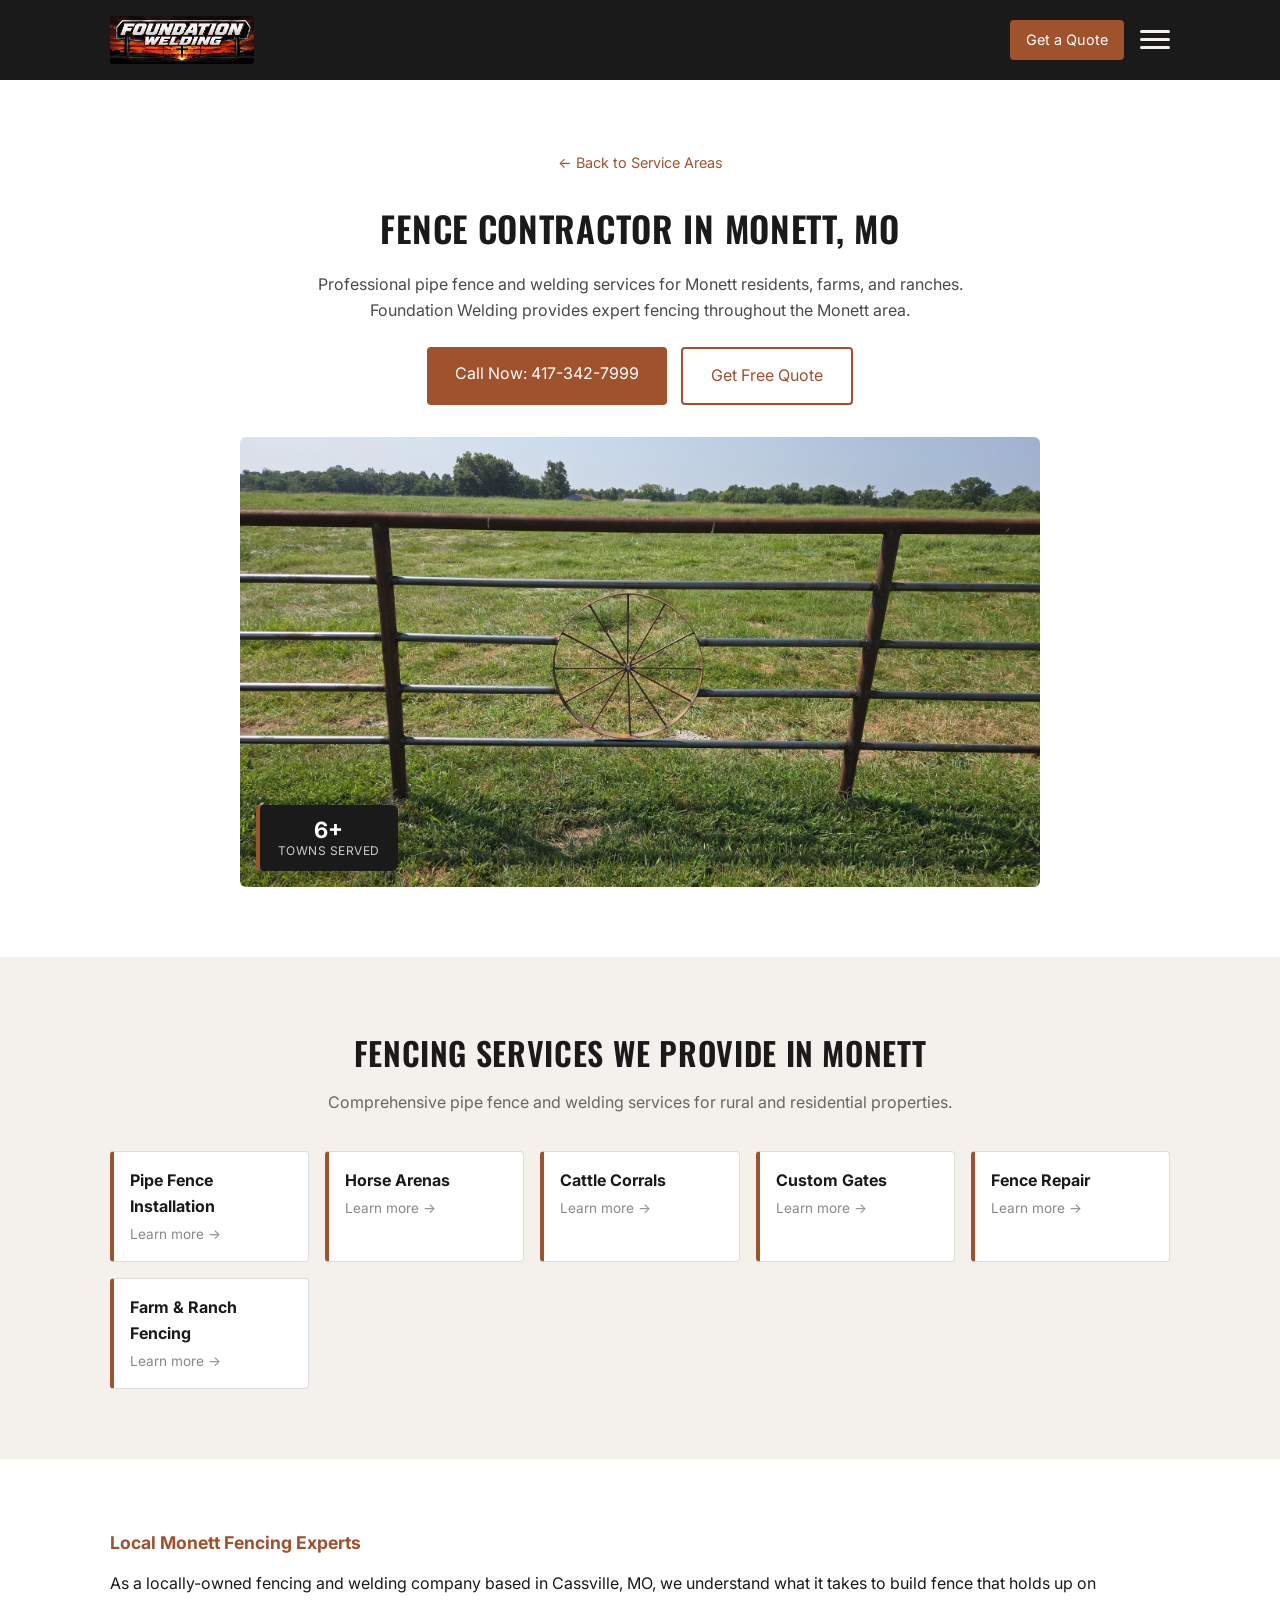
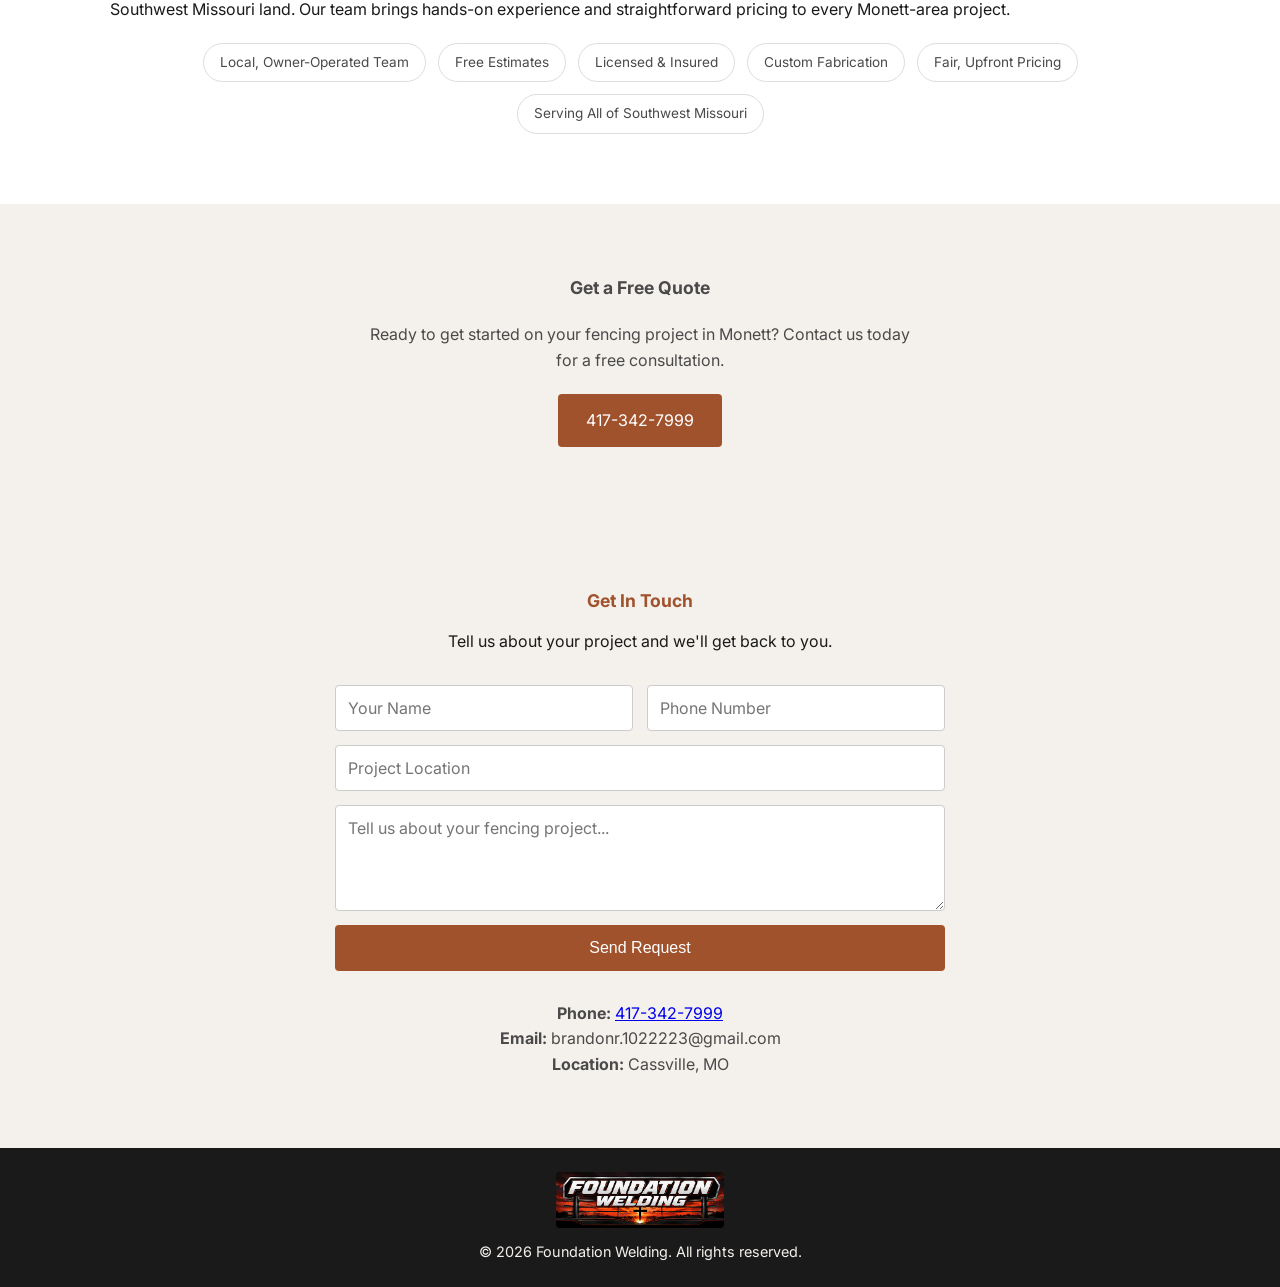
<file: monett/index.html>
<!DOCTYPE html>
<html lang="en">
<head>
  <meta charset="UTF-8" />
  <meta name="viewport" content="width=device-width, initial-scale=1.0" />
  <title>Fence Contractor - Monett, MO - Foundation Welding</title>
  <meta name="description" content="Pipe fence and welding services in Monett, Missouri by Foundation Welding, owned by Brandon Reynolds. Call for a free estimate." />
  <meta property="og:title" content="Fence Contractor - Monett, MO - Foundation Welding" />
  <meta property="og:description" content="Pipe fence and welding services in Monett, Missouri by Foundation Welding, owned by Brandon Reynolds. Call for a free estimate." />
  <meta property="og:image" content="https://www.foundationwelding.com/images/share-poster.jpg" />
  <meta property="og:type" content="website" />
  <meta property="og:url" content="https://www.foundationwelding.com/monett/" />
  <meta name="twitter:card" content="summary_large_image" />
  <meta name="twitter:title" content="Fence Contractor - Monett, MO - Foundation Welding" />
  <meta name="twitter:description" content="Pipe fence and welding services in Monett, Missouri by Foundation Welding, owned by Brandon Reynolds. Call for a free estimate." />
  <meta name="twitter:image" content="https://www.foundationwelding.com/images/share-poster.jpg" />
  <link rel="canonical" href="https://www.foundationwelding.com/monett/" />
  <link rel="icon" type="image/png" sizes="32x32" href="../images/favicon-32.png" />
  <link rel="icon" type="image/png" sizes="16x16" href="../images/favicon-16.png" />
  <link rel="apple-touch-icon" sizes="180x180" href="../images/apple-touch-icon.png" />
  <link rel="stylesheet" href="../styles.css" />
</head>
<body>

  <header class="site-header">
    <div class="container header-inner">
      <a href="/" class="logo"><img src="../images/logo.jpg" alt="Foundation Welding" /></a>
      <nav class="nav" id="mainNav">
        <a href="/">Home</a>
        <div class="nav-dropdown">
          <span>Services</span>
          <div class="dropdown-menu">
        <a href="/pipe-fence-installation/">Pipe Fence Installation</a>
        <a href="/horse-arenas/">Horse Arenas</a>
        <a href="/cattle-corrals/">Cattle Corrals</a>
        <a href="/custom-gates/">Custom Gates</a>
        <a href="/fence-repair/">Fence Repair</a>
        <a href="/farm-ranch-fencing/">Farm & Ranch Fencing</a>
          </div>
        </div>
        <div class="nav-dropdown">
          <span>Service Areas</span>
          <div class="dropdown-menu">
        <a href="/cassville/">Cassville, MO</a>
        <a href="/monett/">Monett, MO</a>
        <a href="/joplin/">Joplin, MO</a>
        <a href="/mt-vernon/">Mt. Vernon, MO</a>
        <a href="/purdy/">Purdy, MO</a>
        <a href="/pierce-city/">Pierce City, MO</a>
        <a href="/northwest-arkansas/">Northwest Arkansas</a>
        <a href="/northeast-oklahoma/">Northeast Oklahoma</a>
          </div>
        </div>
        <a href="/#gallery">Gallery</a>
        <a href="/#about">About</a>
      </nav>
      <div class="header-actions">
        <a href="/#contact" class="nav-cta">Get a Quote</a>
        <button class="hamburger" id="menuToggle" aria-label="Toggle menu" aria-expanded="false">
          <span></span><span></span><span></span>
        </button>
      </div>
    </div>
  </header>

  <!-- ===== PAGE HERO ===== -->
  <section class="section page-hero">
    <div class="container">
      <p class="breadcrumb"><a href="/#service-areas">&larr; Back to Service Areas</a></p>
      <h1>Fence Contractor in Monett, MO</h1>
      <p>Professional pipe fence and welding services for Monett residents, farms, and ranches. Foundation Welding provides expert fencing throughout the Monett area.</p>
      <div class="hero-actions">
        <a href="tel:4173427999" class="btn">Call Now: 417-342-7999</a>
        <a href="/#contact" class="btn btn-outline">Get Free Quote</a>
      </div>
      <div class="page-hero-media">
        <img class="page-hero-img" src="../images/hero-gate.jpg" alt="Pipe fence work near Monett, MO" />
        <div class="stat-badge"><strong>6+</strong><span>Towns Served</span></div>
      </div>
    </div>
  </section>

  <!-- ===== SERVICES IN THIS TOWN ===== -->
  <section class="section alt">
    <div class="container">
      <h2>Fencing Services We Provide in Monett</h2>
      <p class="section-subhead">Comprehensive pipe fence and welding services for rural and residential properties.</p>
      <div class="mini-card-grid">
        <a class="mini-card" href="/pipe-fence-installation/">
          <span class="mini-card-title">Pipe Fence Installation</span>
          <span class="mini-card-sub">Learn more &rarr;</span>
        </a>
        <a class="mini-card" href="/horse-arenas/">
          <span class="mini-card-title">Horse Arenas</span>
          <span class="mini-card-sub">Learn more &rarr;</span>
        </a>
        <a class="mini-card" href="/cattle-corrals/">
          <span class="mini-card-title">Cattle Corrals</span>
          <span class="mini-card-sub">Learn more &rarr;</span>
        </a>
        <a class="mini-card" href="/custom-gates/">
          <span class="mini-card-title">Custom Gates</span>
          <span class="mini-card-sub">Learn more &rarr;</span>
        </a>
        <a class="mini-card" href="/fence-repair/">
          <span class="mini-card-title">Fence Repair</span>
          <span class="mini-card-sub">Learn more &rarr;</span>
        </a>
        <a class="mini-card" href="/farm-ranch-fencing/">
          <span class="mini-card-title">Farm & Ranch Fencing</span>
          <span class="mini-card-sub">Learn more &rarr;</span>
        </a>
      </div>
    </div>
  </section>

  <!-- ===== LOCAL EXPERTS ===== -->
  <section class="section">
    <div class="container">
      <p class="section-label">Local Monett Fencing Experts</p>
      <p>As a locally-owned fencing and welding company based in Cassville, MO, we understand what it takes to build fence that holds up on Southwest Missouri land. Our team brings hands-on experience and straightforward pricing to every Monett-area project.</p>
      <div class="feature-row">
        <span>Local, Owner-Operated Team</span>
        <span>Free Estimates</span>
        <span>Licensed &amp; Insured</span>
        <span>Custom Fabrication</span>
        <span>Fair, Upfront Pricing</span>
        <span>Serving All of Southwest Missouri</span>
      </div>
    </div>
  </section>

  <!-- ===== CTA BANNER ===== -->
  <section class="section alt cta-banner">
    <div class="container">
      <p class="section-label">Get a Free Quote</p>
      <p>Ready to get started on your fencing project in Monett? Contact us today for a free consultation.</p>
      <a href="tel:4173427999" class="btn">417-342-7999</a>
    </div>
  </section>

  <!-- ===== CONTACT ===== -->
  <section id="contact" class="section alt">
    <div class="container contact-inner">
      <p class="section-label">Get In Touch</p>
      <p>Tell us about your project and we'll get back to you.</p>

      <form class="contact-form" action="https://formspree.io/brandonr.1022223@gmail.com" method="POST">
        <div class="form-row">
          <input type="text" name="name" placeholder="Your Name" required />
          <input type="tel" name="phone" placeholder="Phone Number" required />
        </div>
        <input type="text" name="location" placeholder="Project Location" />
        <textarea name="message" placeholder="Tell us about your fencing project..." rows="4"></textarea>
        <input type="hidden" name="_subject" value="New quote request - Foundation Welding" />
        <button type="submit" class="btn">Send Request</button>
      </form>

      <div class="contact-info">
        <p><strong>Phone:</strong> <a href="tel:4173427999">417-342-7999</a></p>
        <p><strong>Email:</strong> brandonr.1022223@gmail.com</p>
        <p><strong>Location:</strong> Cassville, MO</p>
      </div>
    </div>
  </section>

  <footer class="site-footer">
    <div class="container footer-inner">
      <img src="../images/logo.jpg" alt="Foundation Welding" class="footer-logo" />
      <p>&copy; 2026 Foundation Welding. All rights reserved.</p>
    </div>
  </footer>

<script src="../script.js" defer></script>
</body>
</html>
</file>
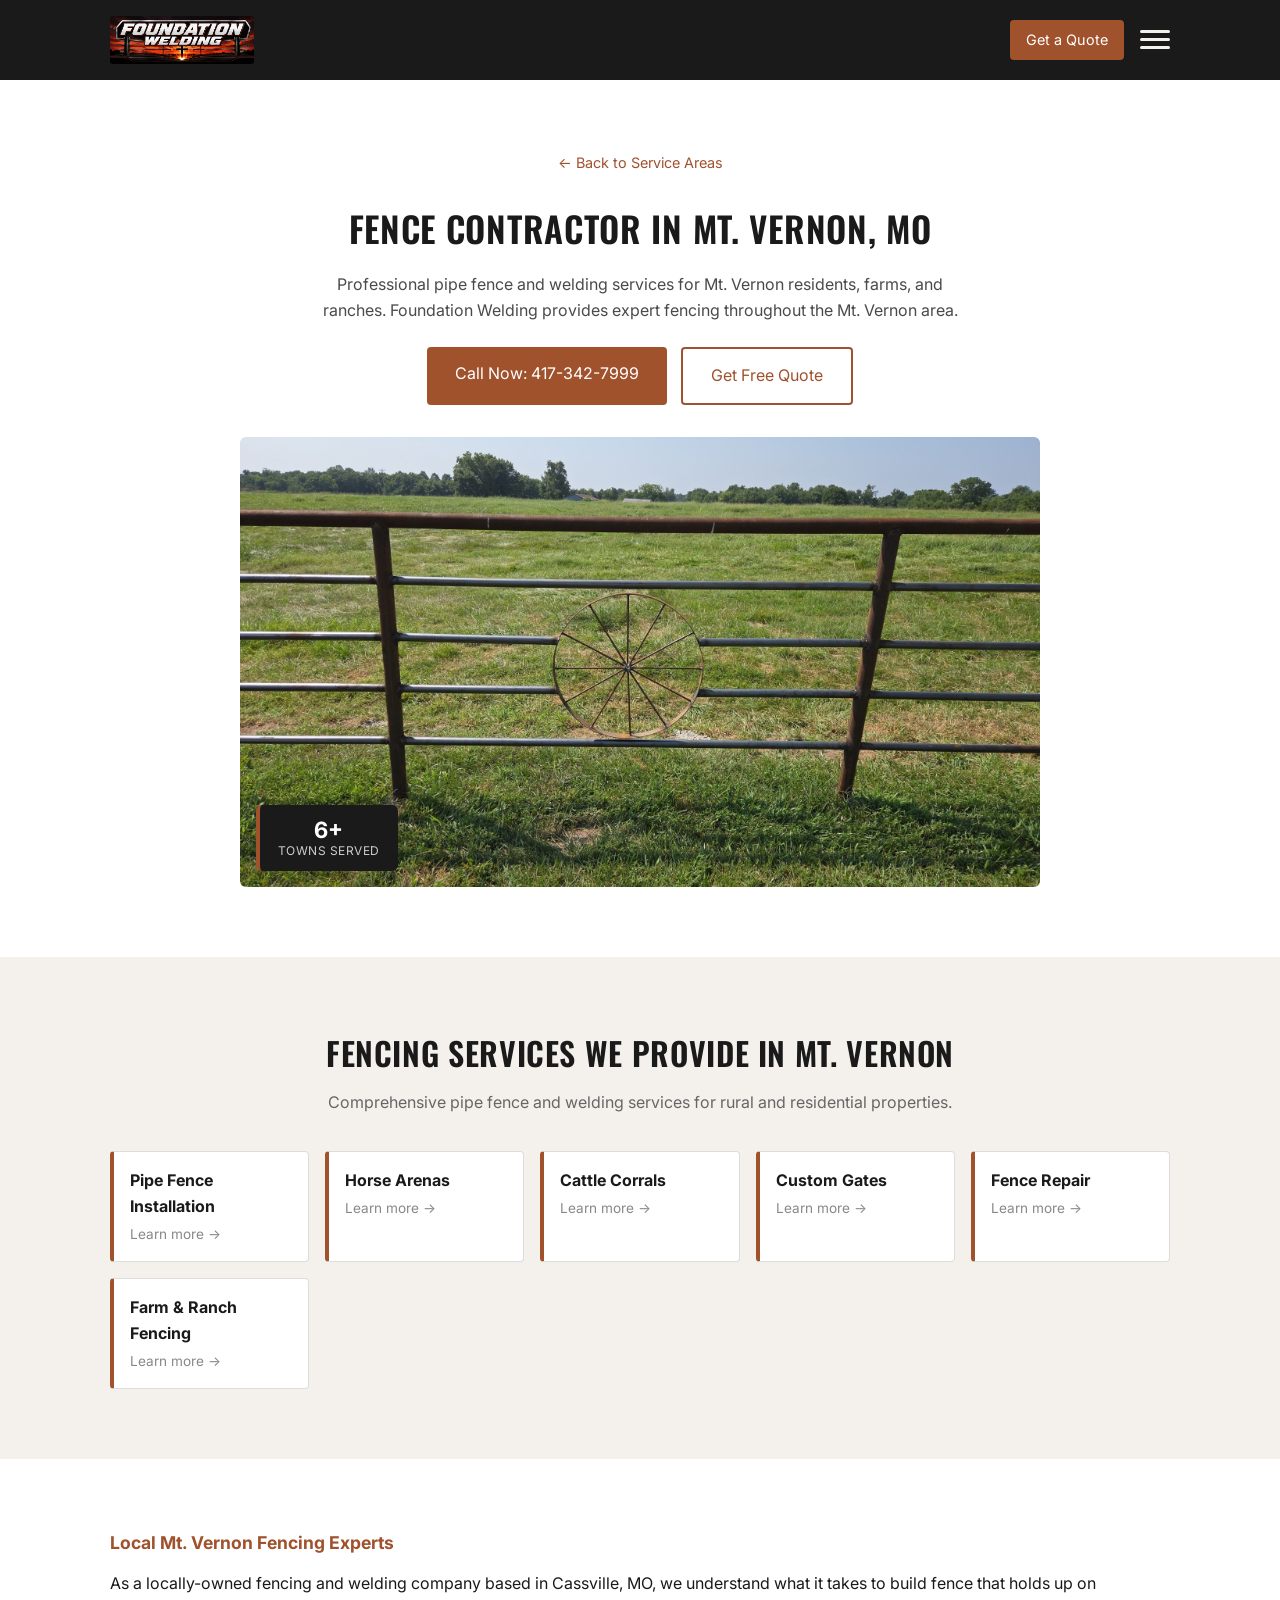
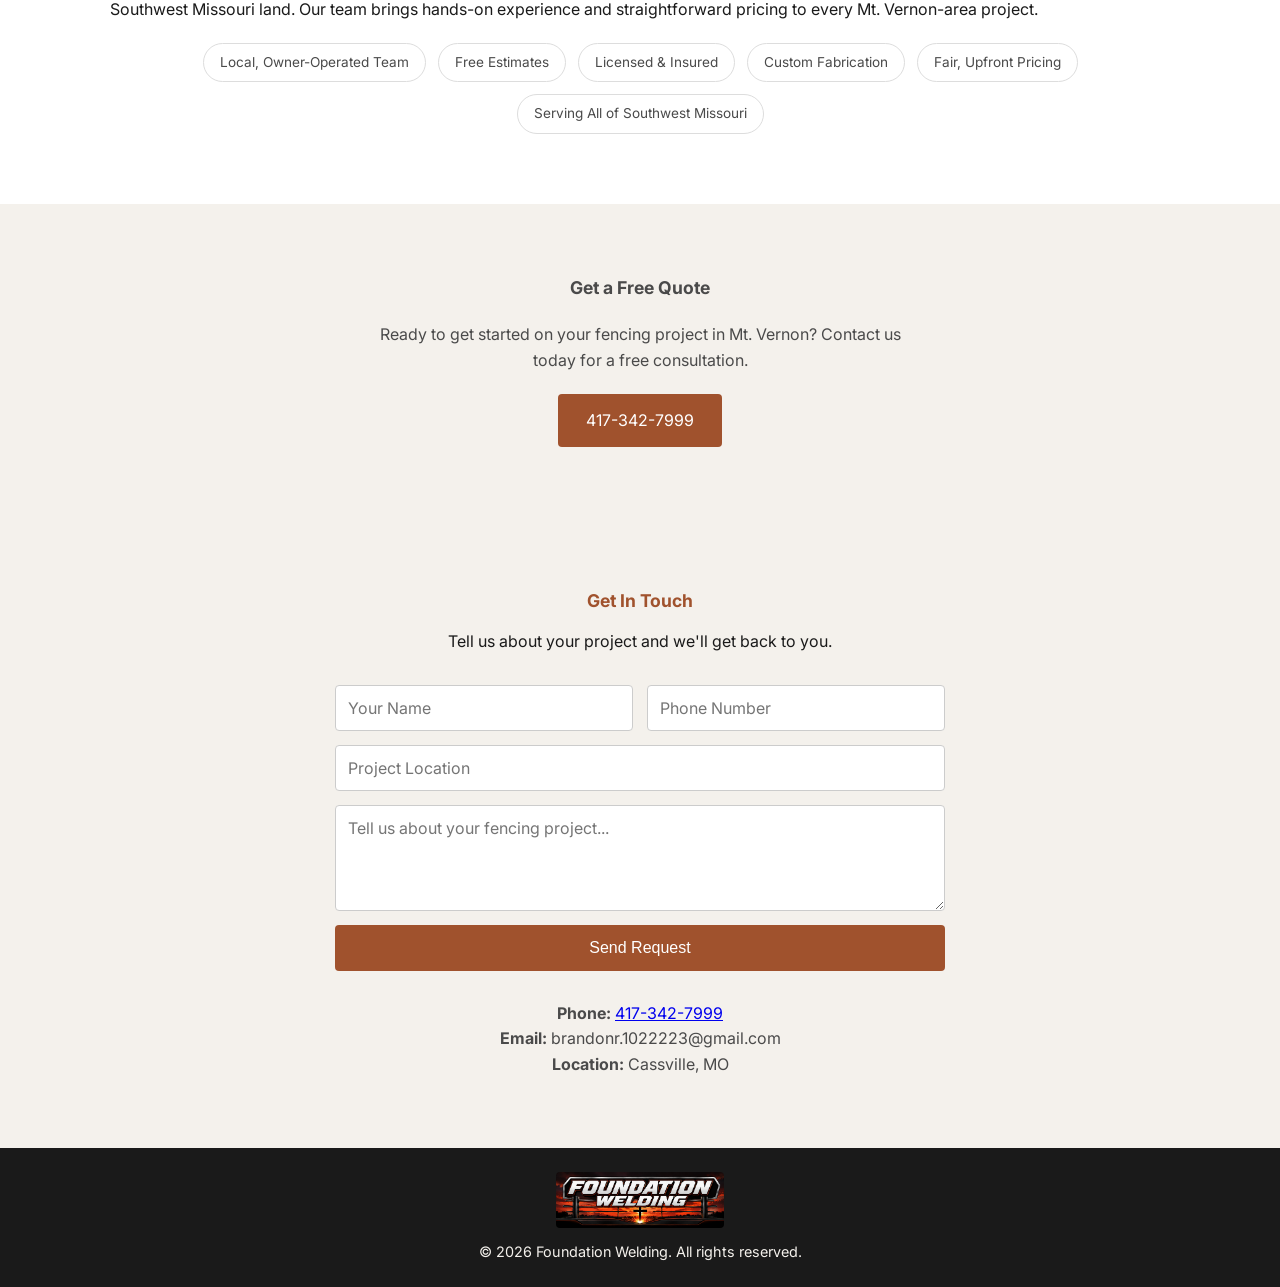
<file: mt-vernon/index.html>
<!DOCTYPE html>
<html lang="en">
<head>
  <meta charset="UTF-8" />
  <meta name="viewport" content="width=device-width, initial-scale=1.0" />
  <title>Fence Contractor - Mt. Vernon, MO - Foundation Welding</title>
  <meta name="description" content="Pipe fence and welding services in Mt. Vernon, Missouri by Foundation Welding, owned by Brandon Reynolds. Call for a free estimate." />
  <meta property="og:title" content="Fence Contractor - Mt. Vernon, MO - Foundation Welding" />
  <meta property="og:description" content="Pipe fence and welding services in Mt. Vernon, Missouri by Foundation Welding, owned by Brandon Reynolds. Call for a free estimate." />
  <meta property="og:image" content="https://www.foundationwelding.com/images/share-poster.jpg" />
  <meta property="og:type" content="website" />
  <meta property="og:url" content="https://www.foundationwelding.com/mt-vernon/" />
  <meta name="twitter:card" content="summary_large_image" />
  <meta name="twitter:title" content="Fence Contractor - Mt. Vernon, MO - Foundation Welding" />
  <meta name="twitter:description" content="Pipe fence and welding services in Mt. Vernon, Missouri by Foundation Welding, owned by Brandon Reynolds. Call for a free estimate." />
  <meta name="twitter:image" content="https://www.foundationwelding.com/images/share-poster.jpg" />
  <link rel="canonical" href="https://www.foundationwelding.com/mt-vernon/" />
  <link rel="icon" type="image/png" sizes="32x32" href="../images/favicon-32.png" />
  <link rel="icon" type="image/png" sizes="16x16" href="../images/favicon-16.png" />
  <link rel="apple-touch-icon" sizes="180x180" href="../images/apple-touch-icon.png" />
  <link rel="stylesheet" href="../styles.css" />
</head>
<body>

  <header class="site-header">
    <div class="container header-inner">
      <a href="/" class="logo"><img src="../images/logo.jpg" alt="Foundation Welding" /></a>
      <nav class="nav" id="mainNav">
        <a href="/">Home</a>
        <div class="nav-dropdown">
          <span>Services</span>
          <div class="dropdown-menu">
        <a href="/pipe-fence-installation/">Pipe Fence Installation</a>
        <a href="/horse-arenas/">Horse Arenas</a>
        <a href="/cattle-corrals/">Cattle Corrals</a>
        <a href="/custom-gates/">Custom Gates</a>
        <a href="/fence-repair/">Fence Repair</a>
        <a href="/farm-ranch-fencing/">Farm & Ranch Fencing</a>
          </div>
        </div>
        <div class="nav-dropdown">
          <span>Service Areas</span>
          <div class="dropdown-menu">
        <a href="/cassville/">Cassville, MO</a>
        <a href="/monett/">Monett, MO</a>
        <a href="/joplin/">Joplin, MO</a>
        <a href="/mt-vernon/">Mt. Vernon, MO</a>
        <a href="/purdy/">Purdy, MO</a>
        <a href="/pierce-city/">Pierce City, MO</a>
        <a href="/northwest-arkansas/">Northwest Arkansas</a>
        <a href="/northeast-oklahoma/">Northeast Oklahoma</a>
          </div>
        </div>
        <a href="/#gallery">Gallery</a>
        <a href="/#about">About</a>
      </nav>
      <div class="header-actions">
        <a href="/#contact" class="nav-cta">Get a Quote</a>
        <button class="hamburger" id="menuToggle" aria-label="Toggle menu" aria-expanded="false">
          <span></span><span></span><span></span>
        </button>
      </div>
    </div>
  </header>

  <!-- ===== PAGE HERO ===== -->
  <section class="section page-hero">
    <div class="container">
      <p class="breadcrumb"><a href="/#service-areas">&larr; Back to Service Areas</a></p>
      <h1>Fence Contractor in Mt. Vernon, MO</h1>
      <p>Professional pipe fence and welding services for Mt. Vernon residents, farms, and ranches. Foundation Welding provides expert fencing throughout the Mt. Vernon area.</p>
      <div class="hero-actions">
        <a href="tel:4173427999" class="btn">Call Now: 417-342-7999</a>
        <a href="/#contact" class="btn btn-outline">Get Free Quote</a>
      </div>
      <div class="page-hero-media">
        <img class="page-hero-img" src="../images/hero-gate.jpg" alt="Pipe fence work near Mt. Vernon, MO" />
        <div class="stat-badge"><strong>6+</strong><span>Towns Served</span></div>
      </div>
    </div>
  </section>

  <!-- ===== SERVICES IN THIS TOWN ===== -->
  <section class="section alt">
    <div class="container">
      <h2>Fencing Services We Provide in Mt. Vernon</h2>
      <p class="section-subhead">Comprehensive pipe fence and welding services for rural and residential properties.</p>
      <div class="mini-card-grid">
        <a class="mini-card" href="/pipe-fence-installation/">
          <span class="mini-card-title">Pipe Fence Installation</span>
          <span class="mini-card-sub">Learn more &rarr;</span>
        </a>
        <a class="mini-card" href="/horse-arenas/">
          <span class="mini-card-title">Horse Arenas</span>
          <span class="mini-card-sub">Learn more &rarr;</span>
        </a>
        <a class="mini-card" href="/cattle-corrals/">
          <span class="mini-card-title">Cattle Corrals</span>
          <span class="mini-card-sub">Learn more &rarr;</span>
        </a>
        <a class="mini-card" href="/custom-gates/">
          <span class="mini-card-title">Custom Gates</span>
          <span class="mini-card-sub">Learn more &rarr;</span>
        </a>
        <a class="mini-card" href="/fence-repair/">
          <span class="mini-card-title">Fence Repair</span>
          <span class="mini-card-sub">Learn more &rarr;</span>
        </a>
        <a class="mini-card" href="/farm-ranch-fencing/">
          <span class="mini-card-title">Farm & Ranch Fencing</span>
          <span class="mini-card-sub">Learn more &rarr;</span>
        </a>
      </div>
    </div>
  </section>

  <!-- ===== LOCAL EXPERTS ===== -->
  <section class="section">
    <div class="container">
      <p class="section-label">Local Mt. Vernon Fencing Experts</p>
      <p>As a locally-owned fencing and welding company based in Cassville, MO, we understand what it takes to build fence that holds up on Southwest Missouri land. Our team brings hands-on experience and straightforward pricing to every Mt. Vernon-area project.</p>
      <div class="feature-row">
        <span>Local, Owner-Operated Team</span>
        <span>Free Estimates</span>
        <span>Licensed &amp; Insured</span>
        <span>Custom Fabrication</span>
        <span>Fair, Upfront Pricing</span>
        <span>Serving All of Southwest Missouri</span>
      </div>
    </div>
  </section>

  <!-- ===== CTA BANNER ===== -->
  <section class="section alt cta-banner">
    <div class="container">
      <p class="section-label">Get a Free Quote</p>
      <p>Ready to get started on your fencing project in Mt. Vernon? Contact us today for a free consultation.</p>
      <a href="tel:4173427999" class="btn">417-342-7999</a>
    </div>
  </section>

  <!-- ===== CONTACT ===== -->
  <section id="contact" class="section alt">
    <div class="container contact-inner">
      <p class="section-label">Get In Touch</p>
      <p>Tell us about your project and we'll get back to you.</p>

      <form class="contact-form" action="https://formspree.io/brandonr.1022223@gmail.com" method="POST">
        <div class="form-row">
          <input type="text" name="name" placeholder="Your Name" required />
          <input type="tel" name="phone" placeholder="Phone Number" required />
        </div>
        <input type="text" name="location" placeholder="Project Location" />
        <textarea name="message" placeholder="Tell us about your fencing project..." rows="4"></textarea>
        <input type="hidden" name="_subject" value="New quote request - Foundation Welding" />
        <button type="submit" class="btn">Send Request</button>
      </form>

      <div class="contact-info">
        <p><strong>Phone:</strong> <a href="tel:4173427999">417-342-7999</a></p>
        <p><strong>Email:</strong> brandonr.1022223@gmail.com</p>
        <p><strong>Location:</strong> Cassville, MO</p>
      </div>
    </div>
  </section>

  <footer class="site-footer">
    <div class="container footer-inner">
      <img src="../images/logo.jpg" alt="Foundation Welding" class="footer-logo" />
      <p>&copy; 2026 Foundation Welding. All rights reserved.</p>
    </div>
  </footer>

<script src="../script.js" defer></script>
</body>
</html>
</file>
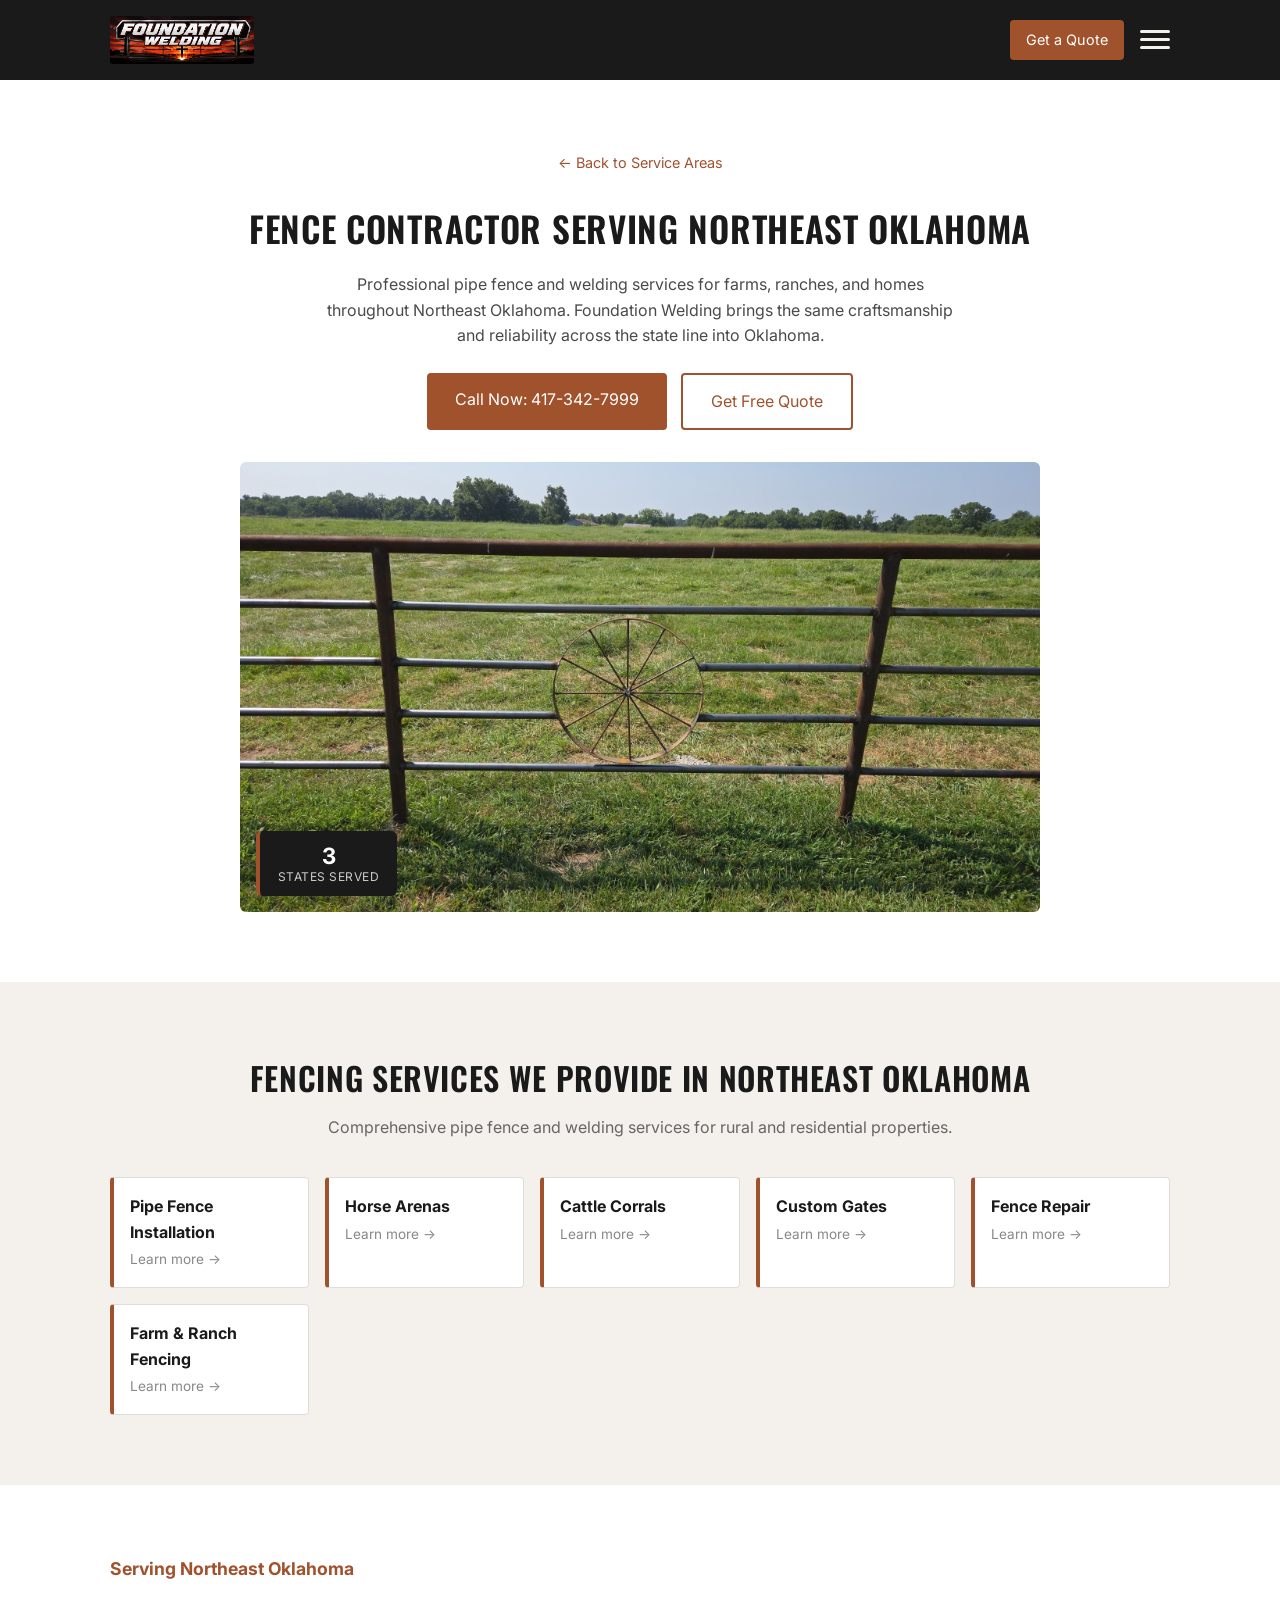
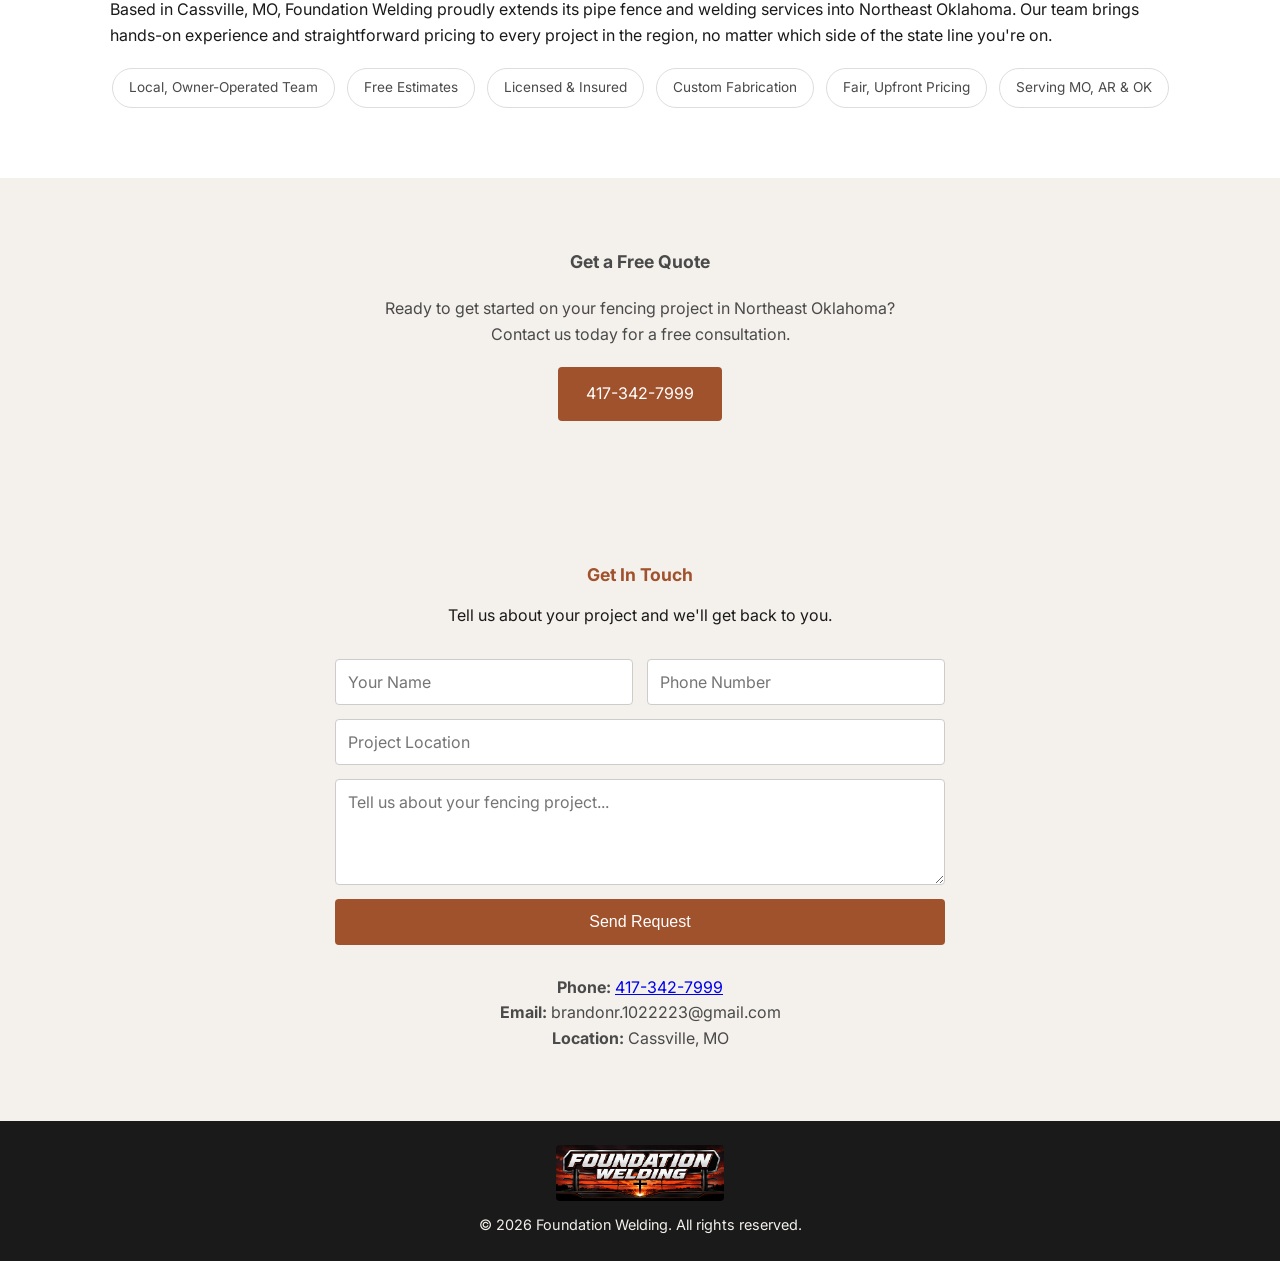
<file: northeast-oklahoma/index.html>
<!DOCTYPE html>
<html lang="en">
<head>
  <meta charset="UTF-8" />
  <meta name="viewport" content="width=device-width, initial-scale=1.0" />
  <title>Fence Contractor - Northeast Oklahoma - Foundation Welding</title>
  <meta name="description" content="Pipe fence and welding services throughout Northeast Oklahoma by Foundation Welding, owned by Brandon Reynolds. Call for a free estimate." />
  <meta property="og:title" content="Fence Contractor - Northeast Oklahoma - Foundation Welding" />
  <meta property="og:description" content="Pipe fence and welding services throughout Northeast Oklahoma by Foundation Welding, owned by Brandon Reynolds. Call for a free estimate." />
  <meta property="og:image" content="https://www.foundationwelding.com/images/share-poster.jpg" />
  <meta property="og:type" content="website" />
  <meta property="og:url" content="https://www.foundationwelding.com/northeast-oklahoma/" />
  <meta name="twitter:card" content="summary_large_image" />
  <meta name="twitter:title" content="Fence Contractor - Northeast Oklahoma - Foundation Welding" />
  <meta name="twitter:description" content="Pipe fence and welding services throughout Northeast Oklahoma by Foundation Welding, owned by Brandon Reynolds. Call for a free estimate." />
  <meta name="twitter:image" content="https://www.foundationwelding.com/images/share-poster.jpg" />
  <link rel="canonical" href="https://www.foundationwelding.com/northeast-oklahoma/" />
  <link rel="icon" type="image/png" sizes="32x32" href="../images/favicon-32.png" />
  <link rel="icon" type="image/png" sizes="16x16" href="../images/favicon-16.png" />
  <link rel="apple-touch-icon" sizes="180x180" href="../images/apple-touch-icon.png" />
  <link rel="stylesheet" href="../styles.css" />
</head>
<body>

  <header class="site-header">
    <div class="container header-inner">
      <a href="/" class="logo"><img src="../images/logo.jpg" alt="Foundation Welding" /></a>
      <nav class="nav" id="mainNav">
        <a href="/">Home</a>
        <div class="nav-dropdown">
          <span>Services</span>
          <div class="dropdown-menu">
        <a href="/pipe-fence-installation/">Pipe Fence Installation</a>
        <a href="/horse-arenas/">Horse Arenas</a>
        <a href="/cattle-corrals/">Cattle Corrals</a>
        <a href="/custom-gates/">Custom Gates</a>
        <a href="/fence-repair/">Fence Repair</a>
        <a href="/farm-ranch-fencing/">Farm & Ranch Fencing</a>
          </div>
        </div>
        <div class="nav-dropdown">
          <span>Service Areas</span>
          <div class="dropdown-menu">
        <a href="/cassville/">Cassville, MO</a>
        <a href="/monett/">Monett, MO</a>
        <a href="/joplin/">Joplin, MO</a>
        <a href="/mt-vernon/">Mt. Vernon, MO</a>
        <a href="/purdy/">Purdy, MO</a>
        <a href="/pierce-city/">Pierce City, MO</a>
        <a href="/northwest-arkansas/">Northwest Arkansas</a>
        <a href="/northeast-oklahoma/">Northeast Oklahoma</a>
          </div>
        </div>
        <a href="/#gallery">Gallery</a>
        <a href="/#about">About</a>
      </nav>
      <div class="header-actions">
        <a href="/#contact" class="nav-cta">Get a Quote</a>
        <button class="hamburger" id="menuToggle" aria-label="Toggle menu" aria-expanded="false">
          <span></span><span></span><span></span>
        </button>
      </div>
    </div>
  </header>

  <!-- ===== PAGE HERO ===== -->
  <section class="section page-hero">
    <div class="container">
      <p class="breadcrumb"><a href="/#service-areas">&larr; Back to Service Areas</a></p>
      <h1>Fence Contractor Serving Northeast Oklahoma</h1>
      <p>Professional pipe fence and welding services for farms, ranches, and homes throughout Northeast Oklahoma. Foundation Welding brings the same craftsmanship and reliability across the state line into Oklahoma.</p>
      <div class="hero-actions">
        <a href="tel:4173427999" class="btn">Call Now: 417-342-7999</a>
        <a href="/#contact" class="btn btn-outline">Get Free Quote</a>
      </div>
      <div class="page-hero-media">
        <img class="page-hero-img" src="../images/hero-gate.jpg" alt="Pipe fence work in Northeast Oklahoma" />
        <div class="stat-badge"><strong>3</strong><span>States Served</span></div>
      </div>
    </div>
  </section>

  <!-- ===== SERVICES IN THIS REGION ===== -->
  <section class="section alt">
    <div class="container">
      <h2>Fencing Services We Provide in Northeast Oklahoma</h2>
      <p class="section-subhead">Comprehensive pipe fence and welding services for rural and residential properties.</p>
      <div class="mini-card-grid">
        <a class="mini-card" href="/pipe-fence-installation/">
          <span class="mini-card-title">Pipe Fence Installation</span>
          <span class="mini-card-sub">Learn more &rarr;</span>
        </a>
        <a class="mini-card" href="/horse-arenas/">
          <span class="mini-card-title">Horse Arenas</span>
          <span class="mini-card-sub">Learn more &rarr;</span>
        </a>
        <a class="mini-card" href="/cattle-corrals/">
          <span class="mini-card-title">Cattle Corrals</span>
          <span class="mini-card-sub">Learn more &rarr;</span>
        </a>
        <a class="mini-card" href="/custom-gates/">
          <span class="mini-card-title">Custom Gates</span>
          <span class="mini-card-sub">Learn more &rarr;</span>
        </a>
        <a class="mini-card" href="/fence-repair/">
          <span class="mini-card-title">Fence Repair</span>
          <span class="mini-card-sub">Learn more &rarr;</span>
        </a>
        <a class="mini-card" href="/farm-ranch-fencing/">
          <span class="mini-card-title">Farm & Ranch Fencing</span>
          <span class="mini-card-sub">Learn more &rarr;</span>
        </a>
      </div>
    </div>
  </section>

  <!-- ===== LOCAL EXPERTS ===== -->
  <section class="section">
    <div class="container">
      <p class="section-label">Serving Northeast Oklahoma</p>
      <p>Based in Cassville, MO, Foundation Welding proudly extends its pipe fence and welding services into Northeast Oklahoma. Our team brings hands-on experience and straightforward pricing to every project in the region, no matter which side of the state line you're on.</p>
      <div class="feature-row">
        <span>Local, Owner-Operated Team</span>
        <span>Free Estimates</span>
        <span>Licensed &amp; Insured</span>
        <span>Custom Fabrication</span>
        <span>Fair, Upfront Pricing</span>
        <span>Serving MO, AR &amp; OK</span>
      </div>
    </div>
  </section>

  <!-- ===== CTA BANNER ===== -->
  <section class="section alt cta-banner">
    <div class="container">
      <p class="section-label">Get a Free Quote</p>
      <p>Ready to get started on your fencing project in Northeast Oklahoma? Contact us today for a free consultation.</p>
      <a href="tel:4173427999" class="btn">417-342-7999</a>
    </div>
  </section>

  <!-- ===== CONTACT ===== -->
  <section id="contact" class="section alt">
    <div class="container contact-inner">
      <p class="section-label">Get In Touch</p>
      <p>Tell us about your project and we'll get back to you.</p>

      <form class="contact-form" action="https://formspree.io/brandonr.1022223@gmail.com" method="POST">
        <div class="form-row">
          <input type="text" name="name" placeholder="Your Name" required />
          <input type="tel" name="phone" placeholder="Phone Number" required />
        </div>
        <input type="text" name="location" placeholder="Project Location" />
        <textarea name="message" placeholder="Tell us about your fencing project..." rows="4"></textarea>
        <input type="hidden" name="_subject" value="New quote request - Foundation Welding" />
        <button type="submit" class="btn">Send Request</button>
      </form>

      <div class="contact-info">
        <p><strong>Phone:</strong> <a href="tel:4173427999">417-342-7999</a></p>
        <p><strong>Email:</strong> brandonr.1022223@gmail.com</p>
        <p><strong>Location:</strong> Cassville, MO</p>
      </div>
    </div>
  </section>

  <footer class="site-footer">
    <div class="container footer-inner">
      <img src="../images/logo.jpg" alt="Foundation Welding" class="footer-logo" />
      <p>&copy; 2026 Foundation Welding. All rights reserved.</p>
    </div>
  </footer>

<script src="../script.js" defer></script>
</body>
</html>
</file>
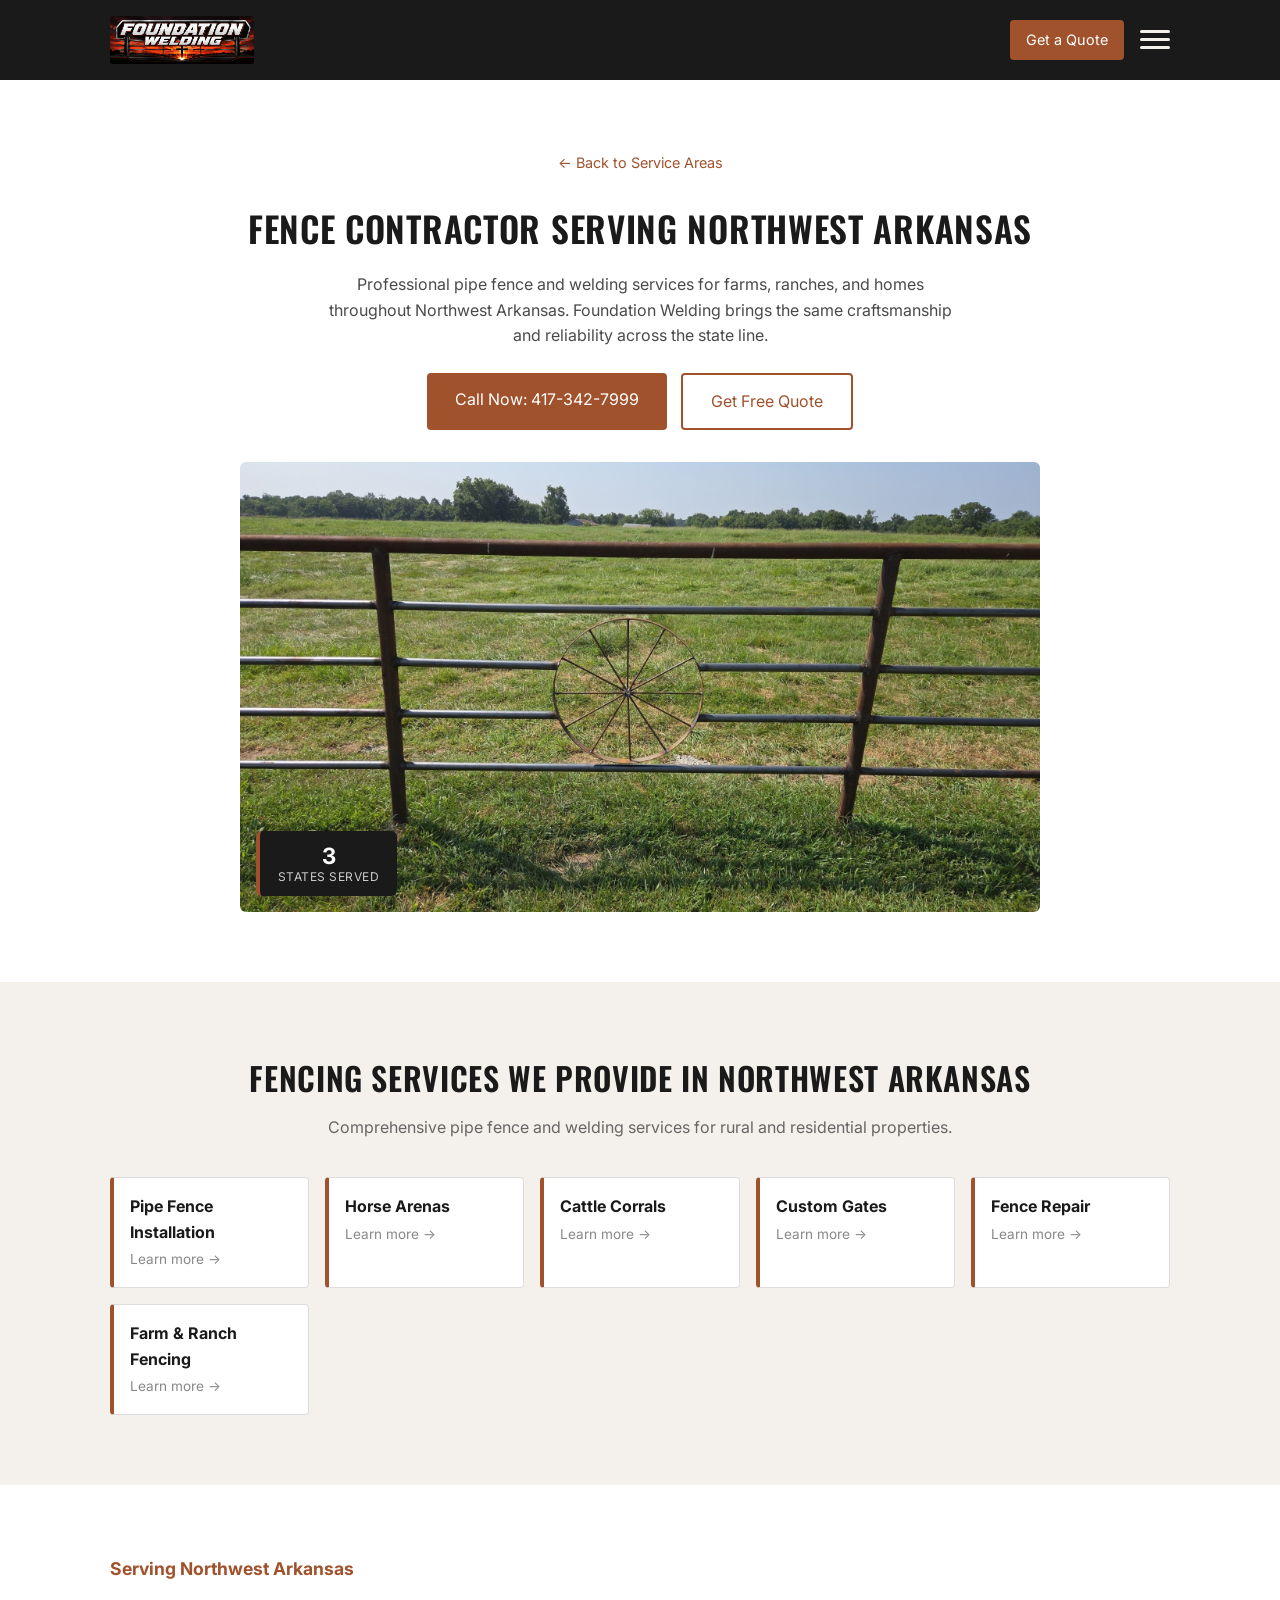
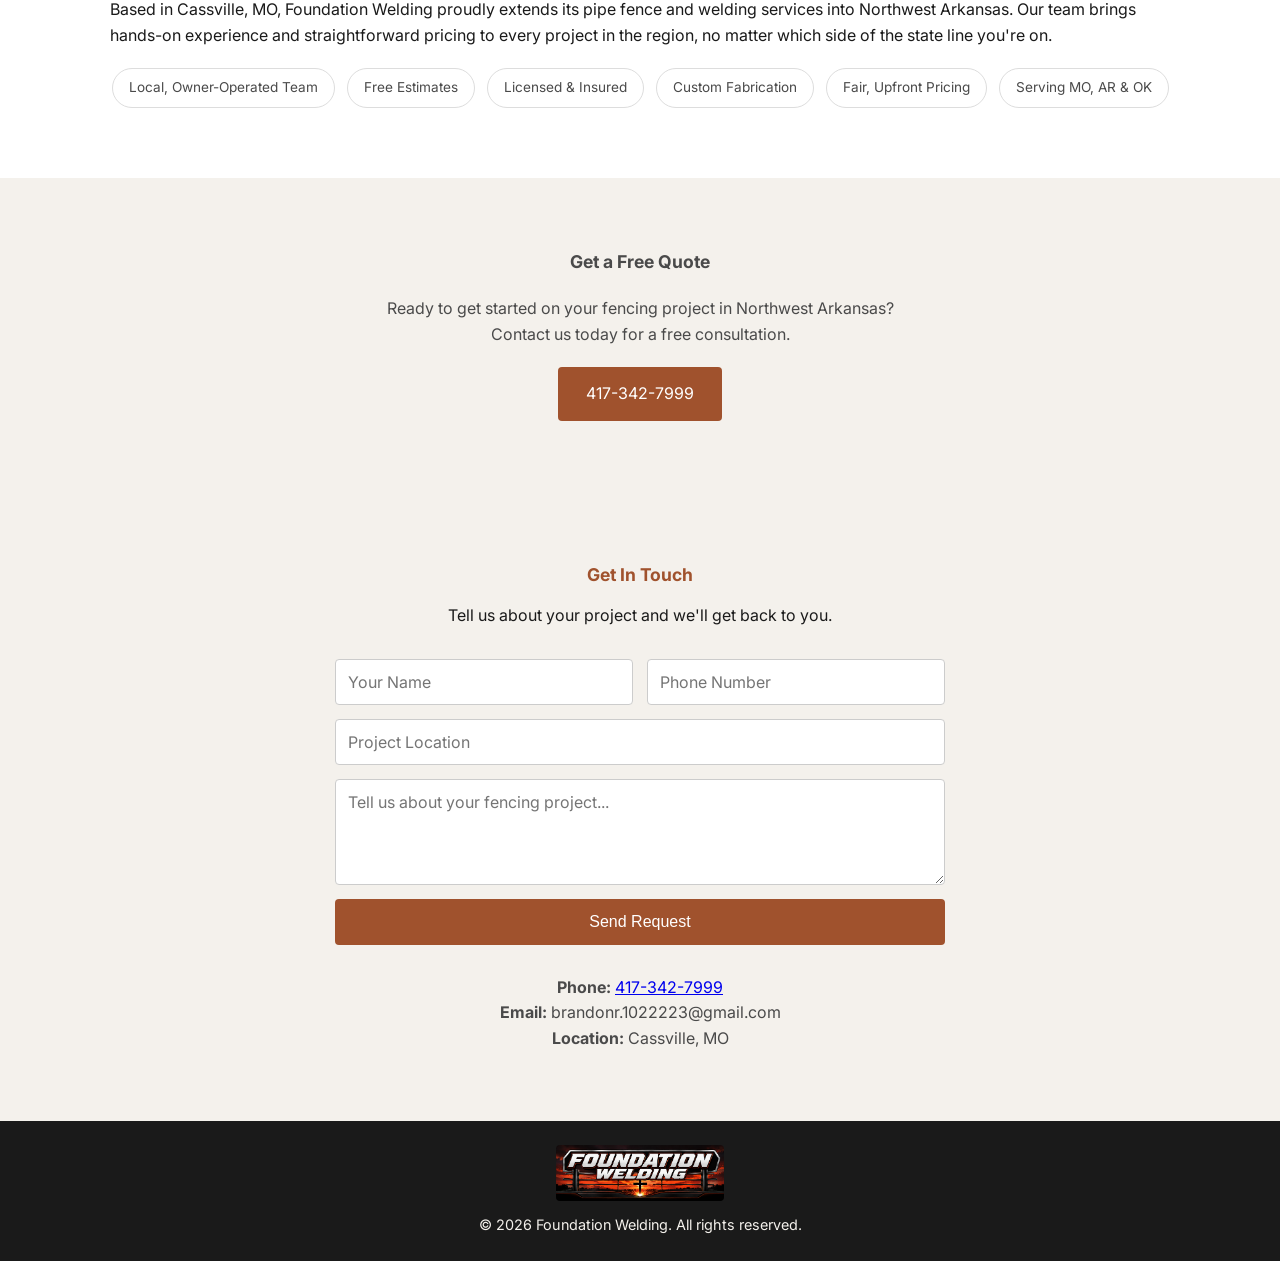
<file: northwest-arkansas/index.html>
<!DOCTYPE html>
<html lang="en">
<head>
  <meta charset="UTF-8" />
  <meta name="viewport" content="width=device-width, initial-scale=1.0" />
  <title>Fence Contractor - Northwest Arkansas - Foundation Welding</title>
  <meta name="description" content="Pipe fence and welding services throughout Northwest Arkansas by Foundation Welding, owned by Brandon Reynolds. Call for a free estimate." />
  <meta property="og:title" content="Fence Contractor - Northwest Arkansas - Foundation Welding" />
  <meta property="og:description" content="Pipe fence and welding services throughout Northwest Arkansas by Foundation Welding, owned by Brandon Reynolds. Call for a free estimate." />
  <meta property="og:image" content="https://www.foundationwelding.com/images/share-poster.jpg" />
  <meta property="og:type" content="website" />
  <meta property="og:url" content="https://www.foundationwelding.com/northwest-arkansas/" />
  <meta name="twitter:card" content="summary_large_image" />
  <meta name="twitter:title" content="Fence Contractor - Northwest Arkansas - Foundation Welding" />
  <meta name="twitter:description" content="Pipe fence and welding services throughout Northwest Arkansas by Foundation Welding, owned by Brandon Reynolds. Call for a free estimate." />
  <meta name="twitter:image" content="https://www.foundationwelding.com/images/share-poster.jpg" />
  <link rel="canonical" href="https://www.foundationwelding.com/northwest-arkansas/" />
  <link rel="icon" type="image/png" sizes="32x32" href="../images/favicon-32.png" />
  <link rel="icon" type="image/png" sizes="16x16" href="../images/favicon-16.png" />
  <link rel="apple-touch-icon" sizes="180x180" href="../images/apple-touch-icon.png" />
  <link rel="stylesheet" href="../styles.css" />
</head>
<body>

  <header class="site-header">
    <div class="container header-inner">
      <a href="/" class="logo"><img src="../images/logo.jpg" alt="Foundation Welding" /></a>
      <nav class="nav" id="mainNav">
        <a href="/">Home</a>
        <div class="nav-dropdown">
          <span>Services</span>
          <div class="dropdown-menu">
        <a href="/pipe-fence-installation/">Pipe Fence Installation</a>
        <a href="/horse-arenas/">Horse Arenas</a>
        <a href="/cattle-corrals/">Cattle Corrals</a>
        <a href="/custom-gates/">Custom Gates</a>
        <a href="/fence-repair/">Fence Repair</a>
        <a href="/farm-ranch-fencing/">Farm & Ranch Fencing</a>
          </div>
        </div>
        <div class="nav-dropdown">
          <span>Service Areas</span>
          <div class="dropdown-menu">
        <a href="/cassville/">Cassville, MO</a>
        <a href="/monett/">Monett, MO</a>
        <a href="/joplin/">Joplin, MO</a>
        <a href="/mt-vernon/">Mt. Vernon, MO</a>
        <a href="/purdy/">Purdy, MO</a>
        <a href="/pierce-city/">Pierce City, MO</a>
        <a href="/northwest-arkansas/">Northwest Arkansas</a>
        <a href="/northeast-oklahoma/">Northeast Oklahoma</a>
          </div>
        </div>
        <a href="/#gallery">Gallery</a>
        <a href="/#about">About</a>
      </nav>
      <div class="header-actions">
        <a href="/#contact" class="nav-cta">Get a Quote</a>
        <button class="hamburger" id="menuToggle" aria-label="Toggle menu" aria-expanded="false">
          <span></span><span></span><span></span>
        </button>
      </div>
    </div>
  </header>

  <!-- ===== PAGE HERO ===== -->
  <section class="section page-hero">
    <div class="container">
      <p class="breadcrumb"><a href="/#service-areas">&larr; Back to Service Areas</a></p>
      <h1>Fence Contractor Serving Northwest Arkansas</h1>
      <p>Professional pipe fence and welding services for farms, ranches, and homes throughout Northwest Arkansas. Foundation Welding brings the same craftsmanship and reliability across the state line.</p>
      <div class="hero-actions">
        <a href="tel:4173427999" class="btn">Call Now: 417-342-7999</a>
        <a href="/#contact" class="btn btn-outline">Get Free Quote</a>
      </div>
      <div class="page-hero-media">
        <img class="page-hero-img" src="../images/hero-gate.jpg" alt="Pipe fence work in Northwest Arkansas" />
        <div class="stat-badge"><strong>3</strong><span>States Served</span></div>
      </div>
    </div>
  </section>

  <!-- ===== SERVICES IN THIS REGION ===== -->
  <section class="section alt">
    <div class="container">
      <h2>Fencing Services We Provide in Northwest Arkansas</h2>
      <p class="section-subhead">Comprehensive pipe fence and welding services for rural and residential properties.</p>
      <div class="mini-card-grid">
        <a class="mini-card" href="/pipe-fence-installation/">
          <span class="mini-card-title">Pipe Fence Installation</span>
          <span class="mini-card-sub">Learn more &rarr;</span>
        </a>
        <a class="mini-card" href="/horse-arenas/">
          <span class="mini-card-title">Horse Arenas</span>
          <span class="mini-card-sub">Learn more &rarr;</span>
        </a>
        <a class="mini-card" href="/cattle-corrals/">
          <span class="mini-card-title">Cattle Corrals</span>
          <span class="mini-card-sub">Learn more &rarr;</span>
        </a>
        <a class="mini-card" href="/custom-gates/">
          <span class="mini-card-title">Custom Gates</span>
          <span class="mini-card-sub">Learn more &rarr;</span>
        </a>
        <a class="mini-card" href="/fence-repair/">
          <span class="mini-card-title">Fence Repair</span>
          <span class="mini-card-sub">Learn more &rarr;</span>
        </a>
        <a class="mini-card" href="/farm-ranch-fencing/">
          <span class="mini-card-title">Farm & Ranch Fencing</span>
          <span class="mini-card-sub">Learn more &rarr;</span>
        </a>
      </div>
    </div>
  </section>

  <!-- ===== LOCAL EXPERTS ===== -->
  <section class="section">
    <div class="container">
      <p class="section-label">Serving Northwest Arkansas</p>
      <p>Based in Cassville, MO, Foundation Welding proudly extends its pipe fence and welding services into Northwest Arkansas. Our team brings hands-on experience and straightforward pricing to every project in the region, no matter which side of the state line you're on.</p>
      <div class="feature-row">
        <span>Local, Owner-Operated Team</span>
        <span>Free Estimates</span>
        <span>Licensed &amp; Insured</span>
        <span>Custom Fabrication</span>
        <span>Fair, Upfront Pricing</span>
        <span>Serving MO, AR &amp; OK</span>
      </div>
    </div>
  </section>

  <!-- ===== CTA BANNER ===== -->
  <section class="section alt cta-banner">
    <div class="container">
      <p class="section-label">Get a Free Quote</p>
      <p>Ready to get started on your fencing project in Northwest Arkansas? Contact us today for a free consultation.</p>
      <a href="tel:4173427999" class="btn">417-342-7999</a>
    </div>
  </section>

  <!-- ===== CONTACT ===== -->
  <section id="contact" class="section alt">
    <div class="container contact-inner">
      <p class="section-label">Get In Touch</p>
      <p>Tell us about your project and we'll get back to you.</p>

      <form class="contact-form" action="https://formspree.io/brandonr.1022223@gmail.com" method="POST">
        <div class="form-row">
          <input type="text" name="name" placeholder="Your Name" required />
          <input type="tel" name="phone" placeholder="Phone Number" required />
        </div>
        <input type="text" name="location" placeholder="Project Location" />
        <textarea name="message" placeholder="Tell us about your fencing project..." rows="4"></textarea>
        <input type="hidden" name="_subject" value="New quote request - Foundation Welding" />
        <button type="submit" class="btn">Send Request</button>
      </form>

      <div class="contact-info">
        <p><strong>Phone:</strong> <a href="tel:4173427999">417-342-7999</a></p>
        <p><strong>Email:</strong> brandonr.1022223@gmail.com</p>
        <p><strong>Location:</strong> Cassville, MO</p>
      </div>
    </div>
  </section>

  <footer class="site-footer">
    <div class="container footer-inner">
      <img src="../images/logo.jpg" alt="Foundation Welding" class="footer-logo" />
      <p>&copy; 2026 Foundation Welding. All rights reserved.</p>
    </div>
  </footer>

<script src="../script.js" defer></script>
</body>
</html>
</file>
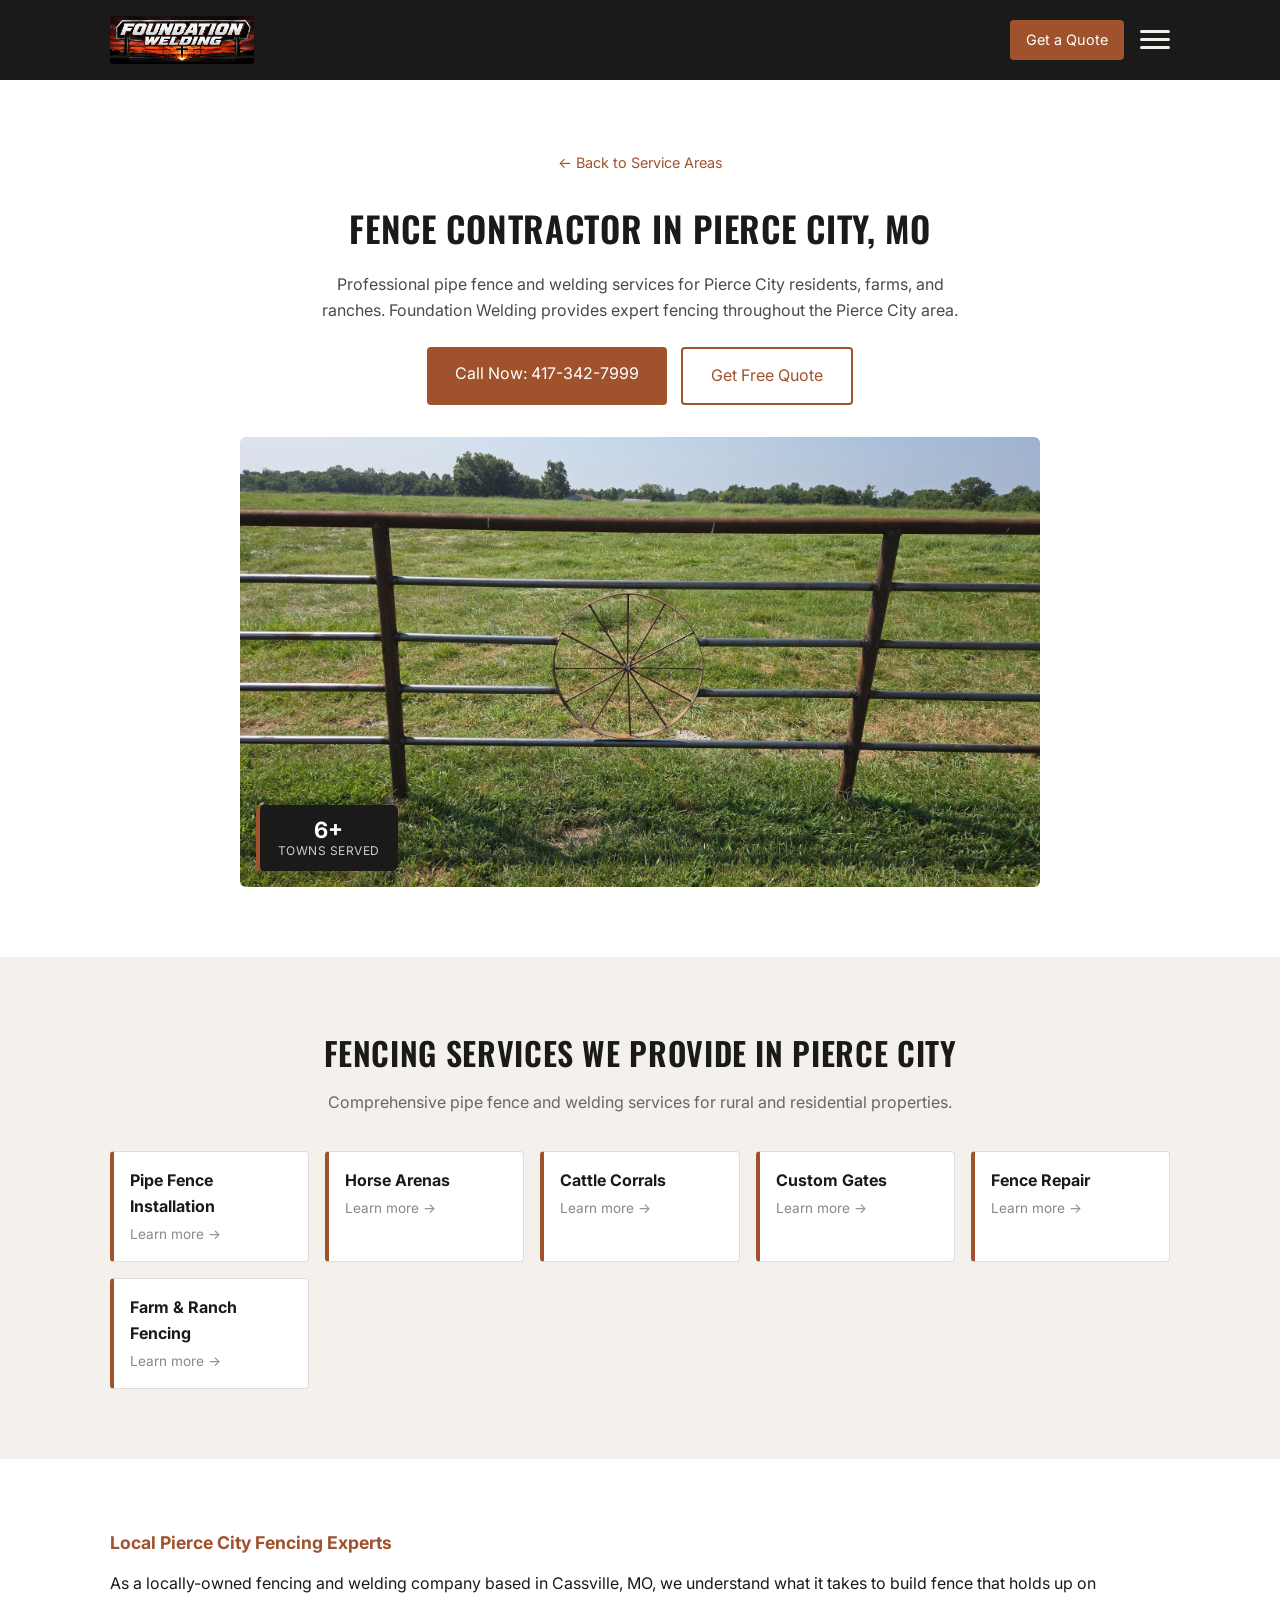
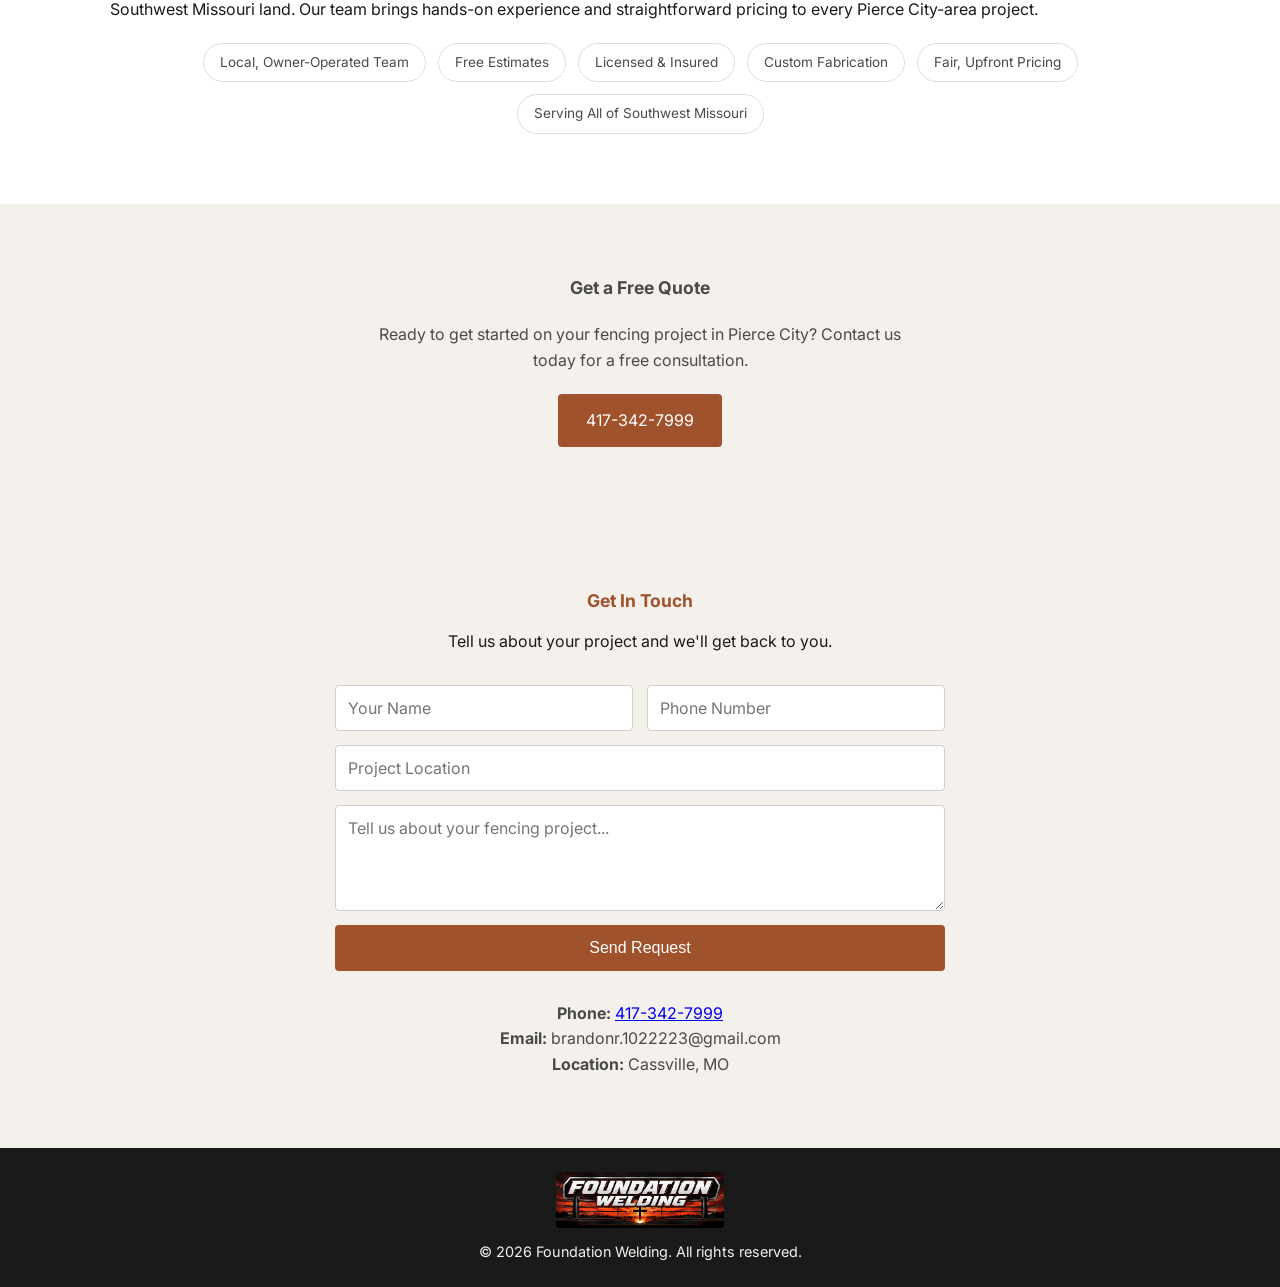
<file: pierce-city/index.html>
<!DOCTYPE html>
<html lang="en">
<head>
  <meta charset="UTF-8" />
  <meta name="viewport" content="width=device-width, initial-scale=1.0" />
  <title>Fence Contractor - Pierce City, MO - Foundation Welding</title>
  <meta name="description" content="Pipe fence and welding services in Pierce City, Missouri by Foundation Welding, owned by Brandon Reynolds. Call for a free estimate." />
  <meta property="og:title" content="Fence Contractor - Pierce City, MO - Foundation Welding" />
  <meta property="og:description" content="Pipe fence and welding services in Pierce City, Missouri by Foundation Welding, owned by Brandon Reynolds. Call for a free estimate." />
  <meta property="og:image" content="https://www.foundationwelding.com/images/share-poster.jpg" />
  <meta property="og:type" content="website" />
  <meta property="og:url" content="https://www.foundationwelding.com/pierce-city/" />
  <meta name="twitter:card" content="summary_large_image" />
  <meta name="twitter:title" content="Fence Contractor - Pierce City, MO - Foundation Welding" />
  <meta name="twitter:description" content="Pipe fence and welding services in Pierce City, Missouri by Foundation Welding, owned by Brandon Reynolds. Call for a free estimate." />
  <meta name="twitter:image" content="https://www.foundationwelding.com/images/share-poster.jpg" />
  <link rel="canonical" href="https://www.foundationwelding.com/pierce-city/" />
  <link rel="icon" type="image/png" sizes="32x32" href="../images/favicon-32.png" />
  <link rel="icon" type="image/png" sizes="16x16" href="../images/favicon-16.png" />
  <link rel="apple-touch-icon" sizes="180x180" href="../images/apple-touch-icon.png" />
  <link rel="stylesheet" href="../styles.css" />
</head>
<body>

  <header class="site-header">
    <div class="container header-inner">
      <a href="/" class="logo"><img src="../images/logo.jpg" alt="Foundation Welding" /></a>
      <nav class="nav" id="mainNav">
        <a href="/">Home</a>
        <div class="nav-dropdown">
          <span>Services</span>
          <div class="dropdown-menu">
        <a href="/pipe-fence-installation/">Pipe Fence Installation</a>
        <a href="/horse-arenas/">Horse Arenas</a>
        <a href="/cattle-corrals/">Cattle Corrals</a>
        <a href="/custom-gates/">Custom Gates</a>
        <a href="/fence-repair/">Fence Repair</a>
        <a href="/farm-ranch-fencing/">Farm & Ranch Fencing</a>
          </div>
        </div>
        <div class="nav-dropdown">
          <span>Service Areas</span>
          <div class="dropdown-menu">
        <a href="/cassville/">Cassville, MO</a>
        <a href="/monett/">Monett, MO</a>
        <a href="/joplin/">Joplin, MO</a>
        <a href="/mt-vernon/">Mt. Vernon, MO</a>
        <a href="/purdy/">Purdy, MO</a>
        <a href="/pierce-city/">Pierce City, MO</a>
        <a href="/northwest-arkansas/">Northwest Arkansas</a>
        <a href="/northeast-oklahoma/">Northeast Oklahoma</a>
          </div>
        </div>
        <a href="/#gallery">Gallery</a>
        <a href="/#about">About</a>
      </nav>
      <div class="header-actions">
        <a href="/#contact" class="nav-cta">Get a Quote</a>
        <button class="hamburger" id="menuToggle" aria-label="Toggle menu" aria-expanded="false">
          <span></span><span></span><span></span>
        </button>
      </div>
    </div>
  </header>

  <!-- ===== PAGE HERO ===== -->
  <section class="section page-hero">
    <div class="container">
      <p class="breadcrumb"><a href="/#service-areas">&larr; Back to Service Areas</a></p>
      <h1>Fence Contractor in Pierce City, MO</h1>
      <p>Professional pipe fence and welding services for Pierce City residents, farms, and ranches. Foundation Welding provides expert fencing throughout the Pierce City area.</p>
      <div class="hero-actions">
        <a href="tel:4173427999" class="btn">Call Now: 417-342-7999</a>
        <a href="/#contact" class="btn btn-outline">Get Free Quote</a>
      </div>
      <div class="page-hero-media">
        <img class="page-hero-img" src="../images/hero-gate.jpg" alt="Pipe fence work near Pierce City, MO" />
        <div class="stat-badge"><strong>6+</strong><span>Towns Served</span></div>
      </div>
    </div>
  </section>

  <!-- ===== SERVICES IN THIS TOWN ===== -->
  <section class="section alt">
    <div class="container">
      <h2>Fencing Services We Provide in Pierce City</h2>
      <p class="section-subhead">Comprehensive pipe fence and welding services for rural and residential properties.</p>
      <div class="mini-card-grid">
        <a class="mini-card" href="/pipe-fence-installation/">
          <span class="mini-card-title">Pipe Fence Installation</span>
          <span class="mini-card-sub">Learn more &rarr;</span>
        </a>
        <a class="mini-card" href="/horse-arenas/">
          <span class="mini-card-title">Horse Arenas</span>
          <span class="mini-card-sub">Learn more &rarr;</span>
        </a>
        <a class="mini-card" href="/cattle-corrals/">
          <span class="mini-card-title">Cattle Corrals</span>
          <span class="mini-card-sub">Learn more &rarr;</span>
        </a>
        <a class="mini-card" href="/custom-gates/">
          <span class="mini-card-title">Custom Gates</span>
          <span class="mini-card-sub">Learn more &rarr;</span>
        </a>
        <a class="mini-card" href="/fence-repair/">
          <span class="mini-card-title">Fence Repair</span>
          <span class="mini-card-sub">Learn more &rarr;</span>
        </a>
        <a class="mini-card" href="/farm-ranch-fencing/">
          <span class="mini-card-title">Farm & Ranch Fencing</span>
          <span class="mini-card-sub">Learn more &rarr;</span>
        </a>
      </div>
    </div>
  </section>

  <!-- ===== LOCAL EXPERTS ===== -->
  <section class="section">
    <div class="container">
      <p class="section-label">Local Pierce City Fencing Experts</p>
      <p>As a locally-owned fencing and welding company based in Cassville, MO, we understand what it takes to build fence that holds up on Southwest Missouri land. Our team brings hands-on experience and straightforward pricing to every Pierce City-area project.</p>
      <div class="feature-row">
        <span>Local, Owner-Operated Team</span>
        <span>Free Estimates</span>
        <span>Licensed &amp; Insured</span>
        <span>Custom Fabrication</span>
        <span>Fair, Upfront Pricing</span>
        <span>Serving All of Southwest Missouri</span>
      </div>
    </div>
  </section>

  <!-- ===== CTA BANNER ===== -->
  <section class="section alt cta-banner">
    <div class="container">
      <p class="section-label">Get a Free Quote</p>
      <p>Ready to get started on your fencing project in Pierce City? Contact us today for a free consultation.</p>
      <a href="tel:4173427999" class="btn">417-342-7999</a>
    </div>
  </section>

  <!-- ===== CONTACT ===== -->
  <section id="contact" class="section alt">
    <div class="container contact-inner">
      <p class="section-label">Get In Touch</p>
      <p>Tell us about your project and we'll get back to you.</p>

      <form class="contact-form" action="https://formspree.io/brandonr.1022223@gmail.com" method="POST">
        <div class="form-row">
          <input type="text" name="name" placeholder="Your Name" required />
          <input type="tel" name="phone" placeholder="Phone Number" required />
        </div>
        <input type="text" name="location" placeholder="Project Location" />
        <textarea name="message" placeholder="Tell us about your fencing project..." rows="4"></textarea>
        <input type="hidden" name="_subject" value="New quote request - Foundation Welding" />
        <button type="submit" class="btn">Send Request</button>
      </form>

      <div class="contact-info">
        <p><strong>Phone:</strong> <a href="tel:4173427999">417-342-7999</a></p>
        <p><strong>Email:</strong> brandonr.1022223@gmail.com</p>
        <p><strong>Location:</strong> Cassville, MO</p>
      </div>
    </div>
  </section>

  <footer class="site-footer">
    <div class="container footer-inner">
      <img src="../images/logo.jpg" alt="Foundation Welding" class="footer-logo" />
      <p>&copy; 2026 Foundation Welding. All rights reserved.</p>
    </div>
  </footer>

<script src="../script.js" defer></script>
</body>
</html>
</file>
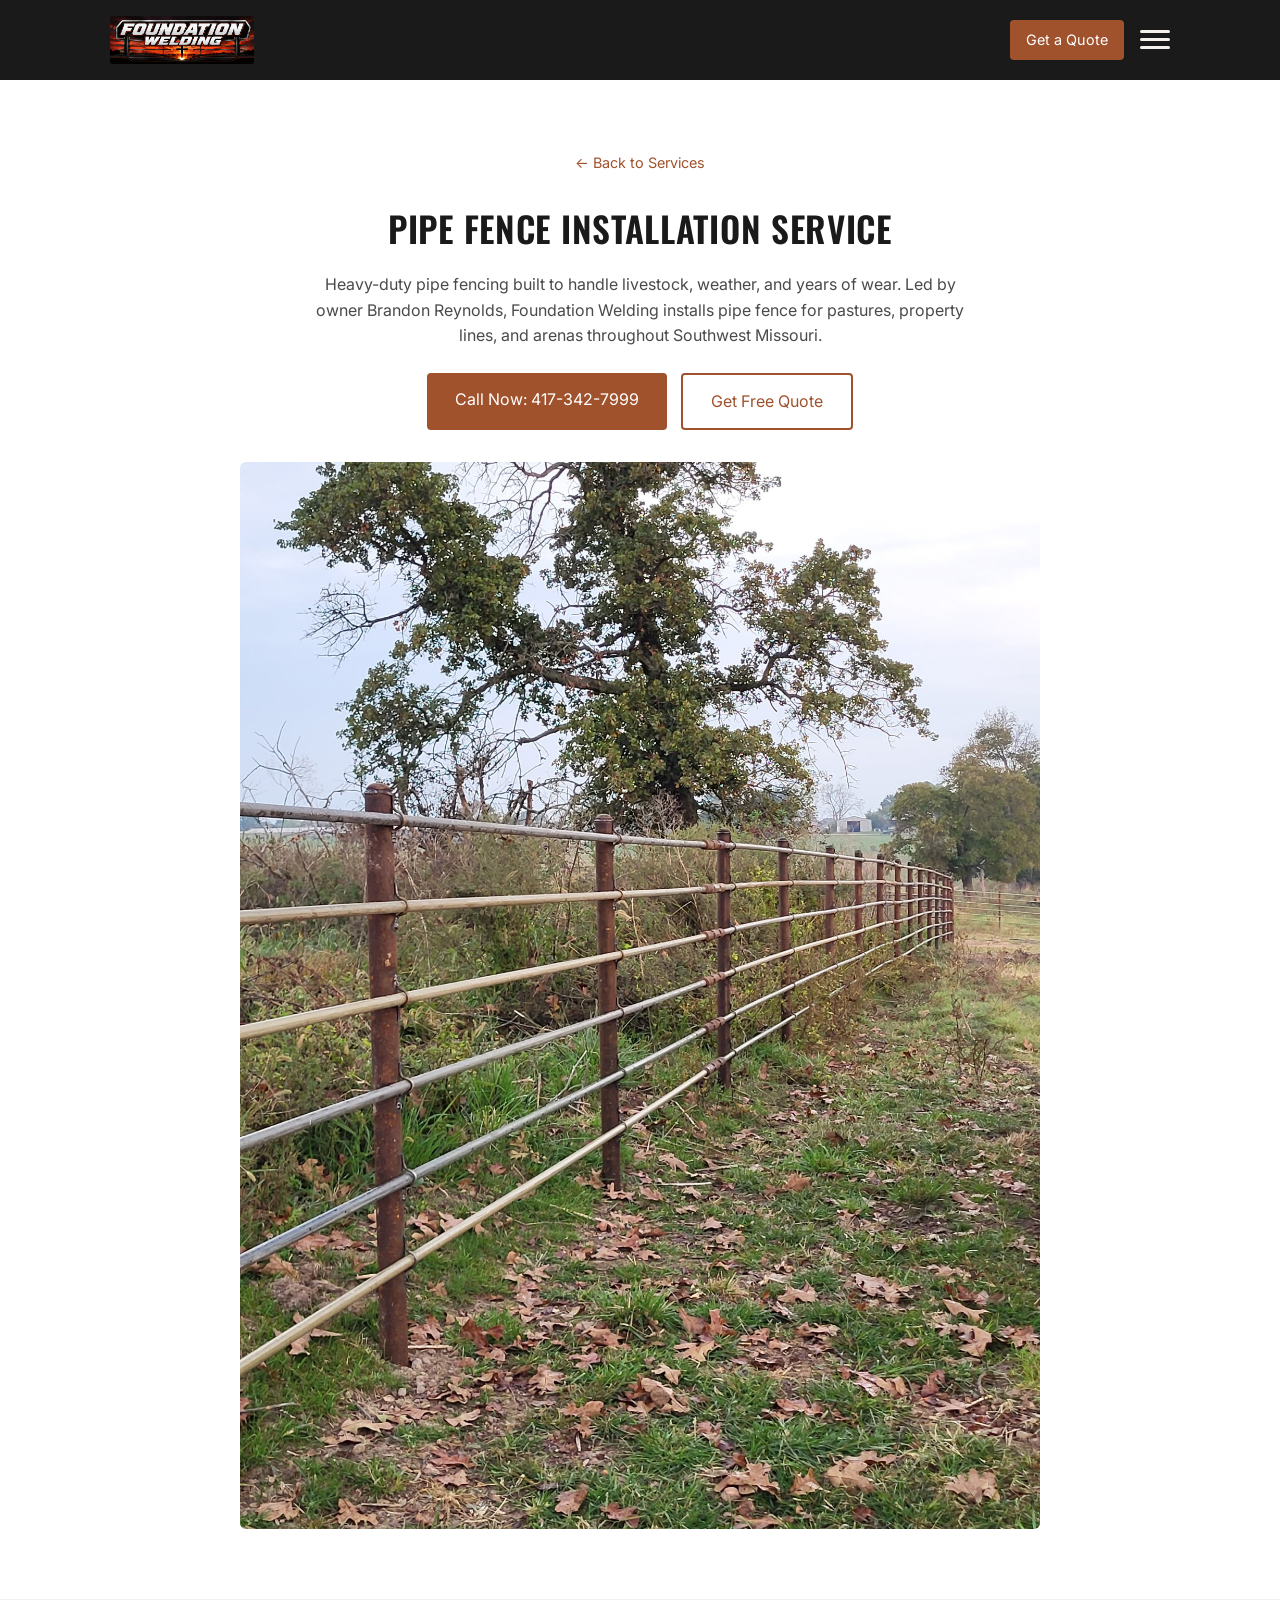
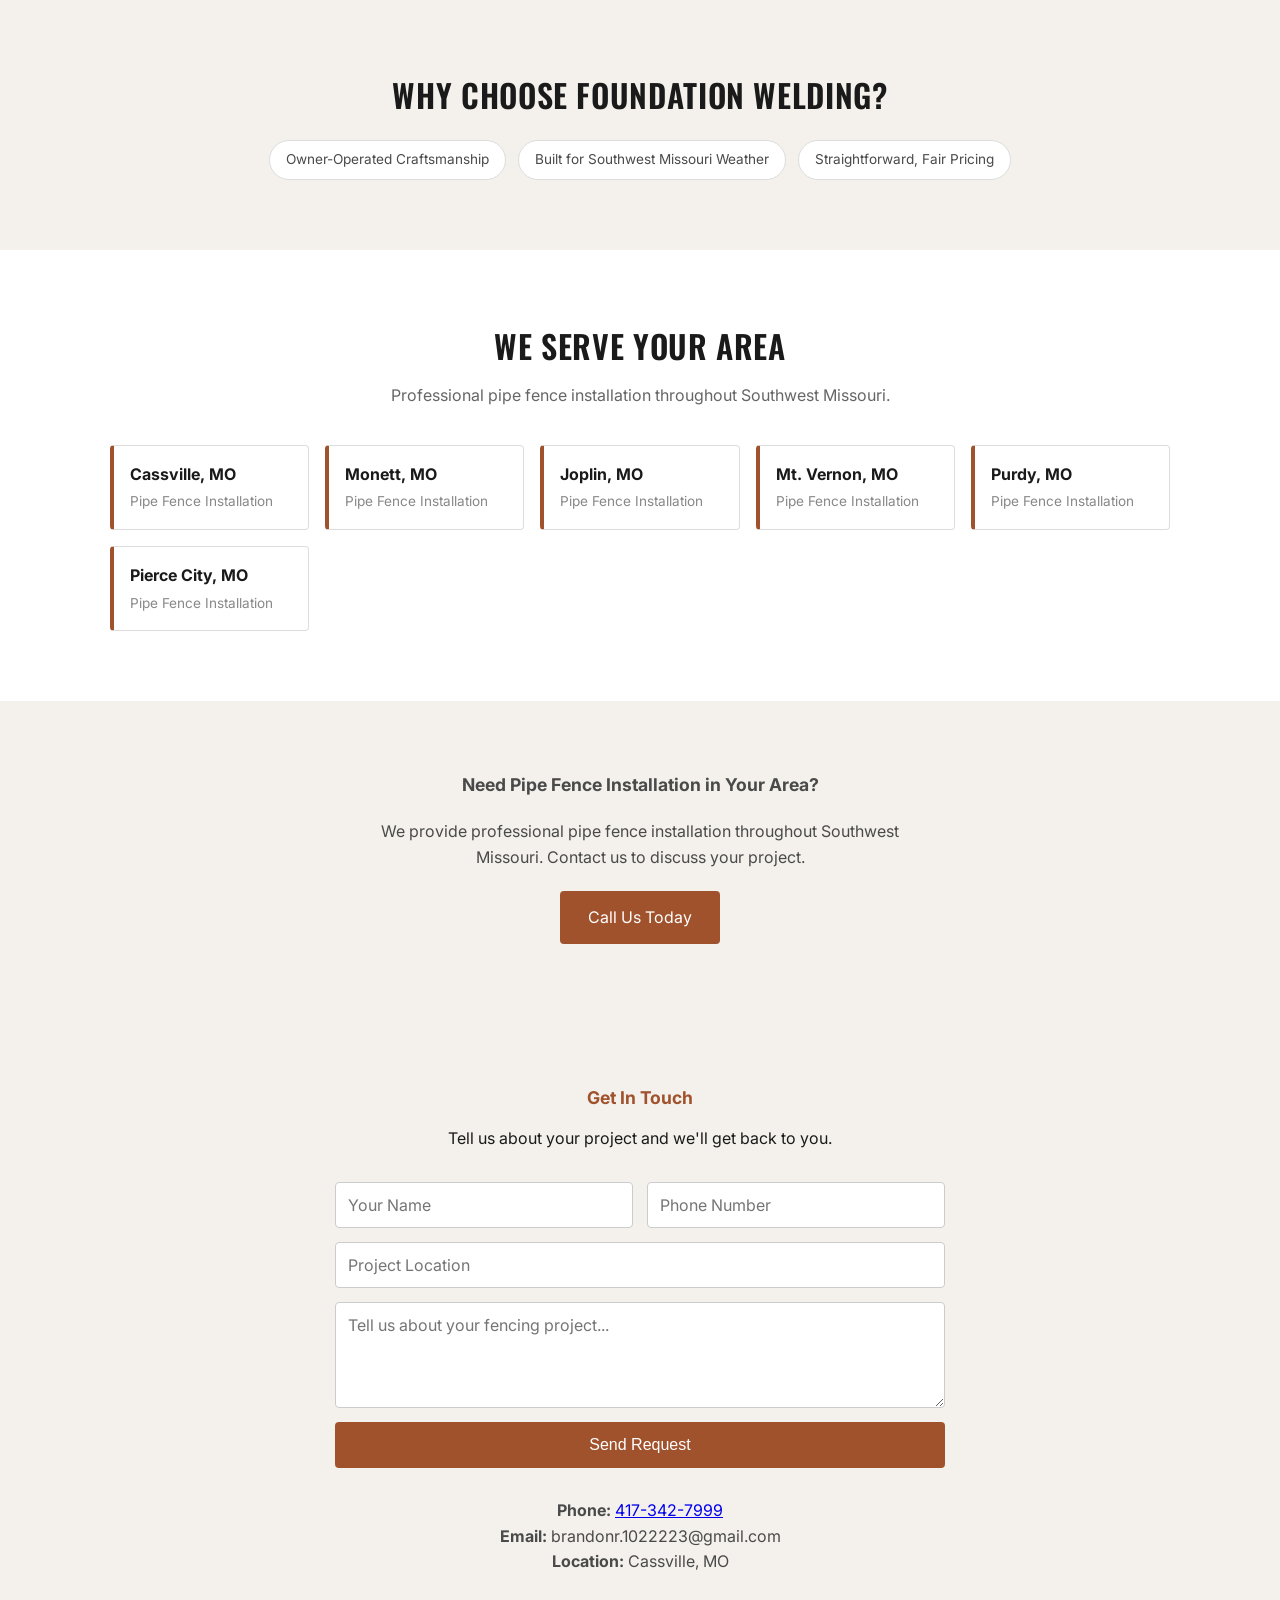
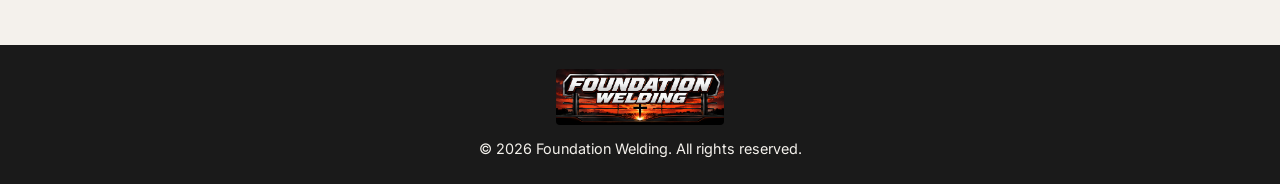
<file: pipe-fence-installation/index.html>
<!DOCTYPE html>
<html lang="en">
<head>
  <meta charset="UTF-8" />
  <meta name="viewport" content="width=device-width, initial-scale=1.0" />
  <title>Pipe Fence Installation - Southwest Missouri - Foundation Welding</title>
  <meta name="description" content="Heavy-duty pipe fencing built to handle livestock, weather, and years of wear across pastures and property lines. Call Foundation Welding for a free estimate." />
  <meta property="og:title" content="Pipe Fence Installation - Southwest Missouri - Foundation Welding" />
  <meta property="og:description" content="Heavy-duty pipe fencing built to handle livestock, weather, and years of wear across pastures and property lines. Call Foundation Welding for a free estimate." />
  <meta property="og:image" content="https://www.foundationwelding.com/images/share-poster.jpg" />
  <meta property="og:type" content="website" />
  <meta property="og:url" content="https://www.foundationwelding.com/pipe-fence-installation/" />
  <meta name="twitter:card" content="summary_large_image" />
  <meta name="twitter:title" content="Pipe Fence Installation - Southwest Missouri - Foundation Welding" />
  <meta name="twitter:description" content="Heavy-duty pipe fencing built to handle livestock, weather, and years of wear across pastures and property lines. Call Foundation Welding for a free estimate." />
  <meta name="twitter:image" content="https://www.foundationwelding.com/images/share-poster.jpg" />
  <link rel="canonical" href="https://www.foundationwelding.com/pipe-fence-installation/" />
  <link rel="icon" type="image/png" sizes="32x32" href="../images/favicon-32.png" />
  <link rel="icon" type="image/png" sizes="16x16" href="../images/favicon-16.png" />
  <link rel="apple-touch-icon" sizes="180x180" href="../images/apple-touch-icon.png" />
  <link rel="stylesheet" href="../styles.css" />
</head>
<body>

  <header class="site-header">
    <div class="container header-inner">
      <a href="/" class="logo"><img src="../images/logo.jpg" alt="Foundation Welding" /></a>
      <nav class="nav" id="mainNav">
        <a href="/">Home</a>
        <div class="nav-dropdown">
          <span>Services</span>
          <div class="dropdown-menu">
        <a href="/pipe-fence-installation/">Pipe Fence Installation</a>
        <a href="/horse-arenas/">Horse Arenas</a>
        <a href="/cattle-corrals/">Cattle Corrals</a>
        <a href="/custom-gates/">Custom Gates</a>
        <a href="/fence-repair/">Fence Repair</a>
        <a href="/farm-ranch-fencing/">Farm & Ranch Fencing</a>
          </div>
        </div>
        <div class="nav-dropdown">
          <span>Service Areas</span>
          <div class="dropdown-menu">
        <a href="/cassville/">Cassville, MO</a>
        <a href="/monett/">Monett, MO</a>
        <a href="/joplin/">Joplin, MO</a>
        <a href="/mt-vernon/">Mt. Vernon, MO</a>
        <a href="/purdy/">Purdy, MO</a>
        <a href="/pierce-city/">Pierce City, MO</a>
        <a href="/northwest-arkansas/">Northwest Arkansas</a>
        <a href="/northeast-oklahoma/">Northeast Oklahoma</a>
          </div>
        </div>
        <a href="/#gallery">Gallery</a>
        <a href="/#about">About</a>
      </nav>
      <div class="header-actions">
        <a href="/#contact" class="nav-cta">Get a Quote</a>
        <button class="hamburger" id="menuToggle" aria-label="Toggle menu" aria-expanded="false">
          <span></span><span></span><span></span>
        </button>
      </div>
    </div>
  </header>

  <!-- ===== PAGE HERO ===== -->
  <section class="section page-hero">
    <div class="container">
      <p class="breadcrumb"><a href="/#services">&larr; Back to Services</a></p>
      <h1>Pipe Fence Installation Service</h1>
      <p>Heavy-duty pipe fencing built to handle livestock, weather, and years of wear. Led by owner Brandon Reynolds, Foundation Welding installs pipe fence for pastures, property lines, and arenas throughout Southwest Missouri.</p>
      <div class="hero-actions">
        <a href="tel:4173427999" class="btn">Call Now: 417-342-7999</a>
        <a href="/#contact" class="btn btn-outline">Get Free Quote</a>
      </div>
      <img class="page-hero-img" src="../images/fence-line.jpg" alt="Pipe Fence Installation by Foundation Welding" />
    </div>
  </section>

  <!-- ===== WHY CHOOSE US ===== -->
  <section class="section alt">
    <div class="container">
      <h2>Why Choose Foundation Welding?</h2>
      <div class="feature-row">
        <span>Owner-Operated Craftsmanship</span>
        <span>Built for Southwest Missouri Weather</span>
        <span>Straightforward, Fair Pricing</span>
      </div>
    </div>
  </section>

  <!-- ===== SERVICE AREAS FOR THIS SERVICE ===== -->
  <section class="section">
    <div class="container">
      <h2>We Serve Your Area</h2>
      <p class="section-subhead">Professional pipe fence installation throughout Southwest Missouri.</p>
      <div class="mini-card-grid">
        <a class="mini-card" href="/cassville/">
          <span class="mini-card-title">Cassville, MO</span>
          <span class="mini-card-sub">Pipe Fence Installation</span>
        </a>
        <a class="mini-card" href="/monett/">
          <span class="mini-card-title">Monett, MO</span>
          <span class="mini-card-sub">Pipe Fence Installation</span>
        </a>
        <a class="mini-card" href="/joplin/">
          <span class="mini-card-title">Joplin, MO</span>
          <span class="mini-card-sub">Pipe Fence Installation</span>
        </a>
        <a class="mini-card" href="/mt-vernon/">
          <span class="mini-card-title">Mt. Vernon, MO</span>
          <span class="mini-card-sub">Pipe Fence Installation</span>
        </a>
        <a class="mini-card" href="/purdy/">
          <span class="mini-card-title">Purdy, MO</span>
          <span class="mini-card-sub">Pipe Fence Installation</span>
        </a>
        <a class="mini-card" href="/pierce-city/">
          <span class="mini-card-title">Pierce City, MO</span>
          <span class="mini-card-sub">Pipe Fence Installation</span>
        </a>
      </div>
    </div>
  </section>

  <!-- ===== CTA BANNER ===== -->
  <section class="section alt cta-banner">
    <div class="container">
      <p class="section-label">Need Pipe Fence Installation in Your Area?</p>
      <p>We provide professional pipe fence installation throughout Southwest Missouri. Contact us to discuss your project.</p>
      <a href="tel:4173427999" class="btn">Call Us Today</a>
    </div>
  </section>

  <!-- ===== CONTACT ===== -->
  <section id="contact" class="section alt">
    <div class="container contact-inner">
      <p class="section-label">Get In Touch</p>
      <p>Tell us about your project and we'll get back to you.</p>

      <form class="contact-form" action="https://formspree.io/brandonr.1022223@gmail.com" method="POST">
        <div class="form-row">
          <input type="text" name="name" placeholder="Your Name" required />
          <input type="tel" name="phone" placeholder="Phone Number" required />
        </div>
        <input type="text" name="location" placeholder="Project Location" />
        <textarea name="message" placeholder="Tell us about your fencing project..." rows="4"></textarea>
        <input type="hidden" name="_subject" value="New quote request - Foundation Welding" />
        <button type="submit" class="btn">Send Request</button>
      </form>

      <div class="contact-info">
        <p><strong>Phone:</strong> <a href="tel:4173427999">417-342-7999</a></p>
        <p><strong>Email:</strong> brandonr.1022223@gmail.com</p>
        <p><strong>Location:</strong> Cassville, MO</p>
      </div>
    </div>
  </section>

  <footer class="site-footer">
    <div class="container footer-inner">
      <img src="../images/logo.jpg" alt="Foundation Welding" class="footer-logo" />
      <p>&copy; 2026 Foundation Welding. All rights reserved.</p>
    </div>
  </footer>

<script src="../script.js" defer></script>
</body>
</html>
</file>
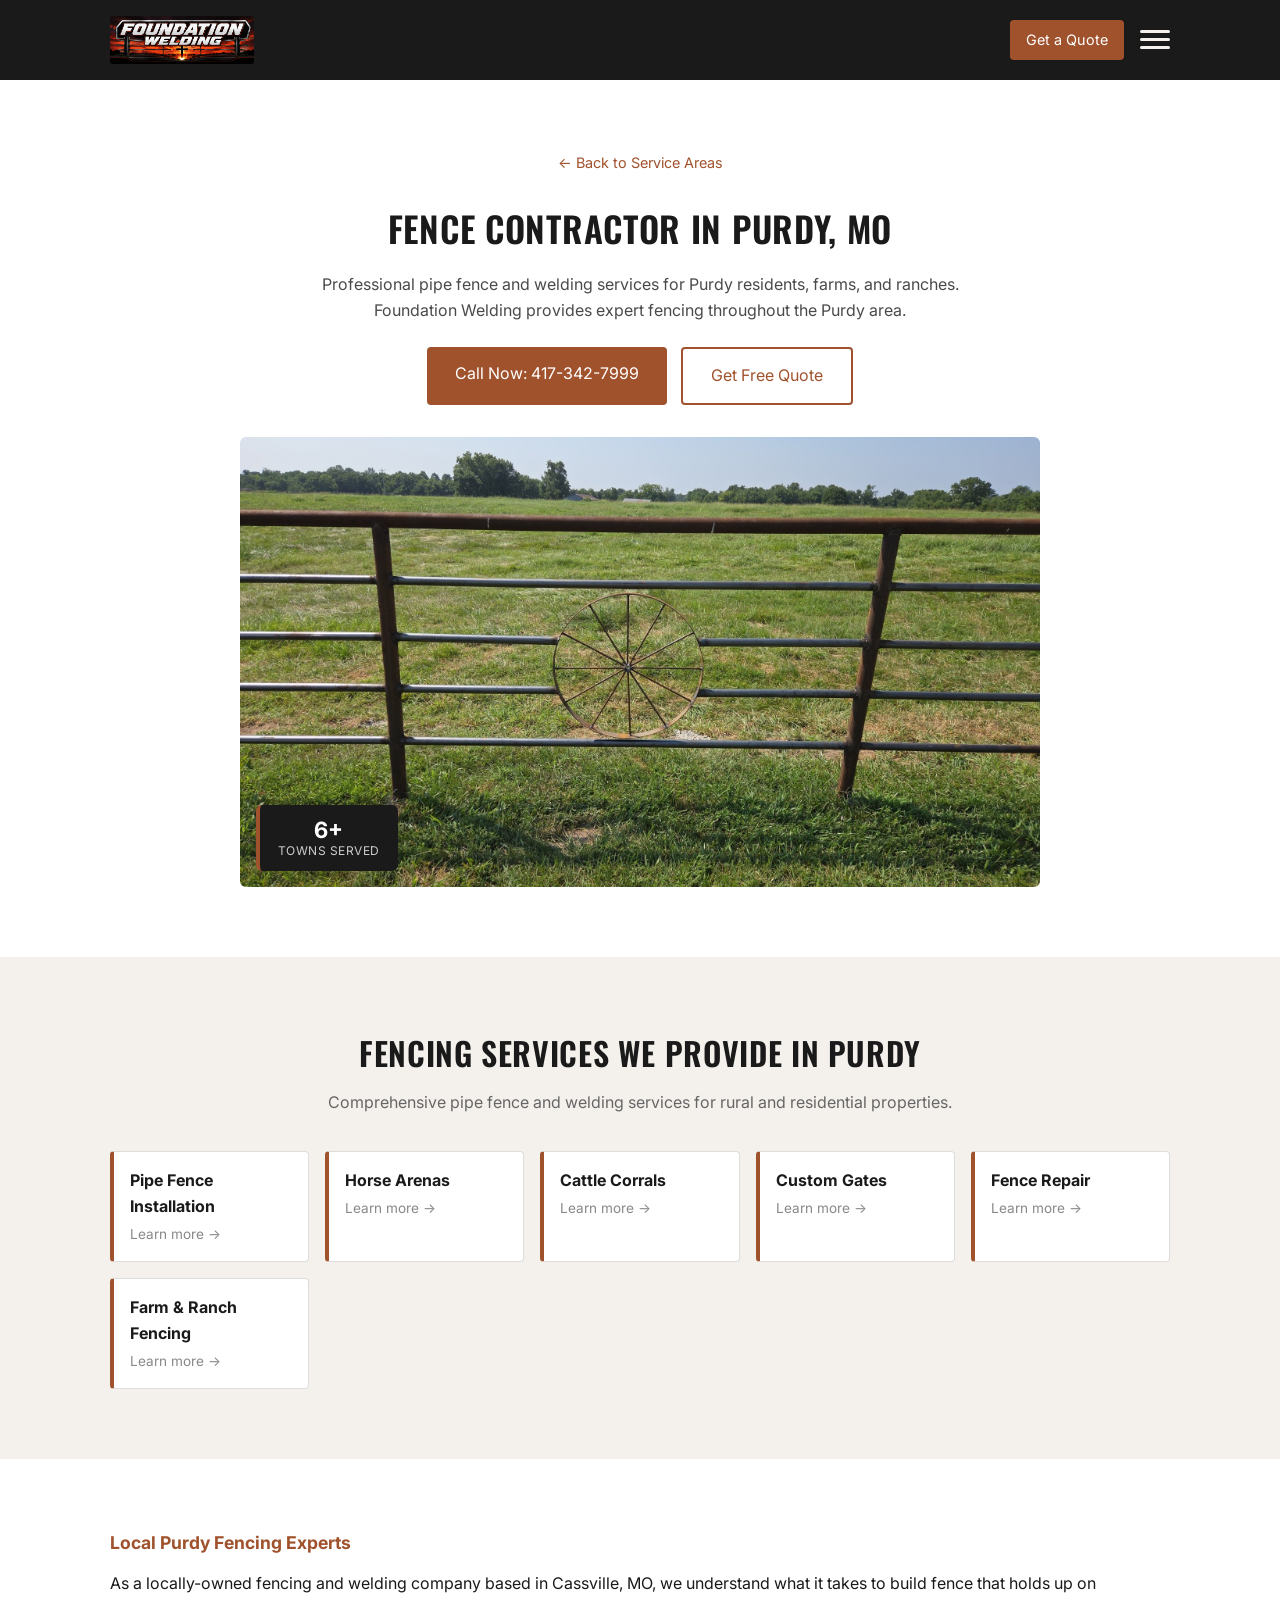
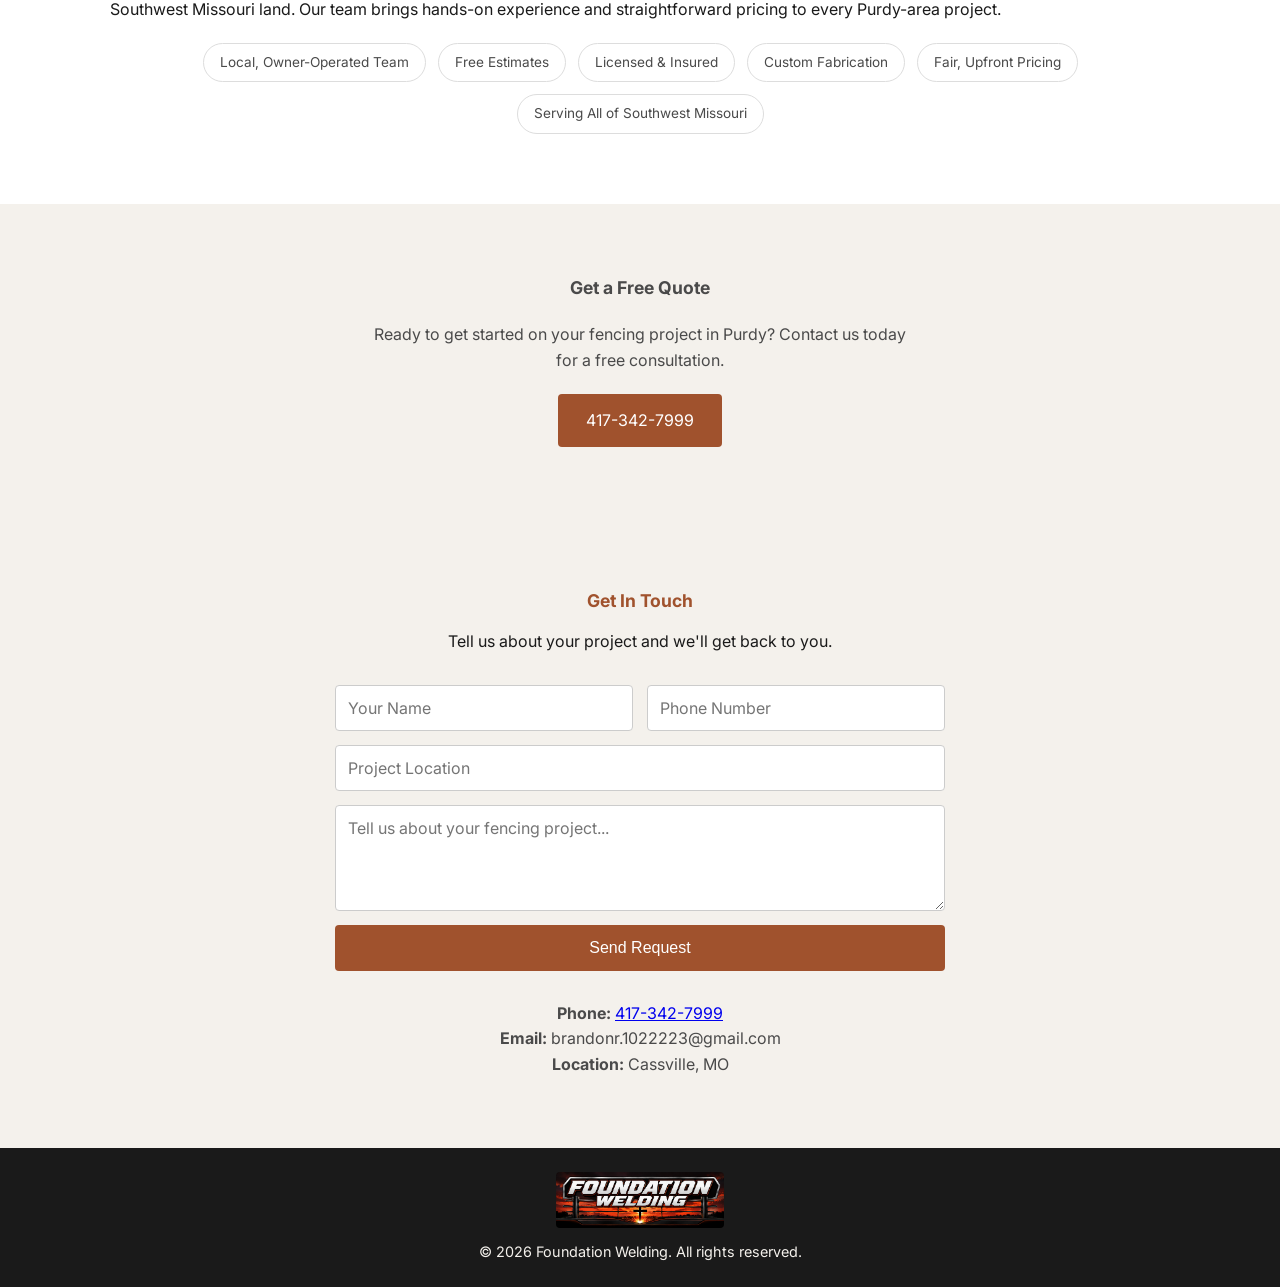
<file: purdy/index.html>
<!DOCTYPE html>
<html lang="en">
<head>
  <meta charset="UTF-8" />
  <meta name="viewport" content="width=device-width, initial-scale=1.0" />
  <title>Fence Contractor - Purdy, MO - Foundation Welding</title>
  <meta name="description" content="Pipe fence and welding services in Purdy, Missouri by Foundation Welding, owned by Brandon Reynolds. Call for a free estimate." />
  <meta property="og:title" content="Fence Contractor - Purdy, MO - Foundation Welding" />
  <meta property="og:description" content="Pipe fence and welding services in Purdy, Missouri by Foundation Welding, owned by Brandon Reynolds. Call for a free estimate." />
  <meta property="og:image" content="https://www.foundationwelding.com/images/share-poster.jpg" />
  <meta property="og:type" content="website" />
  <meta property="og:url" content="https://www.foundationwelding.com/purdy/" />
  <meta name="twitter:card" content="summary_large_image" />
  <meta name="twitter:title" content="Fence Contractor - Purdy, MO - Foundation Welding" />
  <meta name="twitter:description" content="Pipe fence and welding services in Purdy, Missouri by Foundation Welding, owned by Brandon Reynolds. Call for a free estimate." />
  <meta name="twitter:image" content="https://www.foundationwelding.com/images/share-poster.jpg" />
  <link rel="canonical" href="https://www.foundationwelding.com/purdy/" />
  <link rel="icon" type="image/png" sizes="32x32" href="../images/favicon-32.png" />
  <link rel="icon" type="image/png" sizes="16x16" href="../images/favicon-16.png" />
  <link rel="apple-touch-icon" sizes="180x180" href="../images/apple-touch-icon.png" />
  <link rel="stylesheet" href="../styles.css" />
</head>
<body>

  <header class="site-header">
    <div class="container header-inner">
      <a href="/" class="logo"><img src="../images/logo.jpg" alt="Foundation Welding" /></a>
      <nav class="nav" id="mainNav">
        <a href="/">Home</a>
        <div class="nav-dropdown">
          <span>Services</span>
          <div class="dropdown-menu">
        <a href="/pipe-fence-installation/">Pipe Fence Installation</a>
        <a href="/horse-arenas/">Horse Arenas</a>
        <a href="/cattle-corrals/">Cattle Corrals</a>
        <a href="/custom-gates/">Custom Gates</a>
        <a href="/fence-repair/">Fence Repair</a>
        <a href="/farm-ranch-fencing/">Farm & Ranch Fencing</a>
          </div>
        </div>
        <div class="nav-dropdown">
          <span>Service Areas</span>
          <div class="dropdown-menu">
        <a href="/cassville/">Cassville, MO</a>
        <a href="/monett/">Monett, MO</a>
        <a href="/joplin/">Joplin, MO</a>
        <a href="/mt-vernon/">Mt. Vernon, MO</a>
        <a href="/purdy/">Purdy, MO</a>
        <a href="/pierce-city/">Pierce City, MO</a>
        <a href="/northwest-arkansas/">Northwest Arkansas</a>
        <a href="/northeast-oklahoma/">Northeast Oklahoma</a>
          </div>
        </div>
        <a href="/#gallery">Gallery</a>
        <a href="/#about">About</a>
      </nav>
      <div class="header-actions">
        <a href="/#contact" class="nav-cta">Get a Quote</a>
        <button class="hamburger" id="menuToggle" aria-label="Toggle menu" aria-expanded="false">
          <span></span><span></span><span></span>
        </button>
      </div>
    </div>
  </header>

  <!-- ===== PAGE HERO ===== -->
  <section class="section page-hero">
    <div class="container">
      <p class="breadcrumb"><a href="/#service-areas">&larr; Back to Service Areas</a></p>
      <h1>Fence Contractor in Purdy, MO</h1>
      <p>Professional pipe fence and welding services for Purdy residents, farms, and ranches. Foundation Welding provides expert fencing throughout the Purdy area.</p>
      <div class="hero-actions">
        <a href="tel:4173427999" class="btn">Call Now: 417-342-7999</a>
        <a href="/#contact" class="btn btn-outline">Get Free Quote</a>
      </div>
      <div class="page-hero-media">
        <img class="page-hero-img" src="../images/hero-gate.jpg" alt="Pipe fence work near Purdy, MO" />
        <div class="stat-badge"><strong>6+</strong><span>Towns Served</span></div>
      </div>
    </div>
  </section>

  <!-- ===== SERVICES IN THIS TOWN ===== -->
  <section class="section alt">
    <div class="container">
      <h2>Fencing Services We Provide in Purdy</h2>
      <p class="section-subhead">Comprehensive pipe fence and welding services for rural and residential properties.</p>
      <div class="mini-card-grid">
        <a class="mini-card" href="/pipe-fence-installation/">
          <span class="mini-card-title">Pipe Fence Installation</span>
          <span class="mini-card-sub">Learn more &rarr;</span>
        </a>
        <a class="mini-card" href="/horse-arenas/">
          <span class="mini-card-title">Horse Arenas</span>
          <span class="mini-card-sub">Learn more &rarr;</span>
        </a>
        <a class="mini-card" href="/cattle-corrals/">
          <span class="mini-card-title">Cattle Corrals</span>
          <span class="mini-card-sub">Learn more &rarr;</span>
        </a>
        <a class="mini-card" href="/custom-gates/">
          <span class="mini-card-title">Custom Gates</span>
          <span class="mini-card-sub">Learn more &rarr;</span>
        </a>
        <a class="mini-card" href="/fence-repair/">
          <span class="mini-card-title">Fence Repair</span>
          <span class="mini-card-sub">Learn more &rarr;</span>
        </a>
        <a class="mini-card" href="/farm-ranch-fencing/">
          <span class="mini-card-title">Farm & Ranch Fencing</span>
          <span class="mini-card-sub">Learn more &rarr;</span>
        </a>
      </div>
    </div>
  </section>

  <!-- ===== LOCAL EXPERTS ===== -->
  <section class="section">
    <div class="container">
      <p class="section-label">Local Purdy Fencing Experts</p>
      <p>As a locally-owned fencing and welding company based in Cassville, MO, we understand what it takes to build fence that holds up on Southwest Missouri land. Our team brings hands-on experience and straightforward pricing to every Purdy-area project.</p>
      <div class="feature-row">
        <span>Local, Owner-Operated Team</span>
        <span>Free Estimates</span>
        <span>Licensed &amp; Insured</span>
        <span>Custom Fabrication</span>
        <span>Fair, Upfront Pricing</span>
        <span>Serving All of Southwest Missouri</span>
      </div>
    </div>
  </section>

  <!-- ===== CTA BANNER ===== -->
  <section class="section alt cta-banner">
    <div class="container">
      <p class="section-label">Get a Free Quote</p>
      <p>Ready to get started on your fencing project in Purdy? Contact us today for a free consultation.</p>
      <a href="tel:4173427999" class="btn">417-342-7999</a>
    </div>
  </section>

  <!-- ===== CONTACT ===== -->
  <section id="contact" class="section alt">
    <div class="container contact-inner">
      <p class="section-label">Get In Touch</p>
      <p>Tell us about your project and we'll get back to you.</p>

      <form class="contact-form" action="https://formspree.io/brandonr.1022223@gmail.com" method="POST">
        <div class="form-row">
          <input type="text" name="name" placeholder="Your Name" required />
          <input type="tel" name="phone" placeholder="Phone Number" required />
        </div>
        <input type="text" name="location" placeholder="Project Location" />
        <textarea name="message" placeholder="Tell us about your fencing project..." rows="4"></textarea>
        <input type="hidden" name="_subject" value="New quote request - Foundation Welding" />
        <button type="submit" class="btn">Send Request</button>
      </form>

      <div class="contact-info">
        <p><strong>Phone:</strong> <a href="tel:4173427999">417-342-7999</a></p>
        <p><strong>Email:</strong> brandonr.1022223@gmail.com</p>
        <p><strong>Location:</strong> Cassville, MO</p>
      </div>
    </div>
  </section>

  <footer class="site-footer">
    <div class="container footer-inner">
      <img src="../images/logo.jpg" alt="Foundation Welding" class="footer-logo" />
      <p>&copy; 2026 Foundation Welding. All rights reserved.</p>
    </div>
  </footer>

<script src="../script.js" defer></script>
</body>
</html>
</file>
<file: styles.css>
/* ===== BASE ===== */
@import url('https://fonts.googleapis.com/css2?family=Oswald:wght@500;600;700&family=Inter:wght@400;500;600;700&display=swap');

:root {
  --dark: #1a1a1a;
  --rust: #a0522d;
  --steel: #4a4a4a;
  --light: #f4f1ec;
  --white: #ffffff;
}

* { box-sizing: border-box; margin: 0; padding: 0; }

body {
  font-family: 'Inter', 'Segoe UI', Arial, sans-serif;
  color: var(--dark);
  line-height: 1.6;
  background: var(--white);
}

.container {
  max-width: 1100px;
  margin: 0 auto;
  padding: 0 20px;
}

h1, h2, h3 {
  font-family: 'Oswald', Georgia, sans-serif;
  font-weight: 600;
  text-transform: uppercase;
  letter-spacing: 0.02em;
}

/* ===== HEADER ===== */
.site-header {
  background: var(--dark);
  position: sticky;
  top: 0;
  z-index: 10;
}

.header-inner {
  display: flex;
  justify-content: space-between;
  align-items: center;
  padding: 16px 20px;
  position: relative;
}

.header-actions {
  display: flex;
  align-items: center;
  gap: 16px;
}

.logo {
  color: var(--white);
  font-weight: bold;
  font-size: 1.2rem;
  text-decoration: none;
  display: inline-flex;
  align-items: center;
}

.logo img {
  height: 48px;
  width: auto;
  display: block;
  border-radius: 3px;
}

.nav {
  display: none;
  position: absolute;
  top: 100%;
  left: 0;
  right: 0;
  background: var(--dark);
  flex-direction: column;
  align-items: stretch;
  padding: 8px 20px 20px;
  box-shadow: 0 10px 20px rgba(0,0,0,0.3);
}

.nav.nav-open {
  display: flex;
}

.nav a {
  color: var(--light);
  text-decoration: none;
  margin: 0;
  padding: 12px 0;
  border-bottom: 1px solid rgba(255,255,255,0.1);
  font-size: 0.95rem;
}

.nav-cta {
  background: var(--rust);
  padding: 8px 16px;
  border-radius: 4px;
  color: var(--white) !important;
  text-decoration: none;
  font-size: 0.9rem;
  white-space: nowrap;
  display: inline-block;
}

/* ===== HAMBURGER ===== */
.hamburger {
  display: flex;
  flex-direction: column;
  justify-content: center;
  gap: 5px;
  width: 30px;
  height: 30px;
  background: none;
  border: none;
  padding: 0;
  cursor: pointer;
}

.hamburger span {
  display: block;
  width: 100%;
  height: 3px;
  background: var(--light);
  border-radius: 2px;
  transition: transform 0.2s ease, opacity 0.2s ease;
}

.hamburger.active span:nth-child(1) {
  transform: translateY(8px) rotate(45deg);
}

.hamburger.active span:nth-child(2) {
  opacity: 0;
}

.hamburger.active span:nth-child(3) {
  transform: translateY(-8px) rotate(-45deg);
}

/* ===== HERO ===== */
.hero {
  position: relative;
  overflow: hidden;
  color: var(--white);
  padding: 120px 0;
  text-align: center;
}

.hero-video {
  position: absolute;
  inset: 0;
  width: 100%;
  height: 100%;
  object-fit: cover;
  z-index: 0;
}

.hero::before {
  content: '';
  position: absolute;
  inset: 0;
  background: rgba(20,20,20,0.65);
  z-index: 1;
}

.hero .hero-inner {
  position: relative;
  z-index: 2;
}

.hero h1 {
  font-size: 2.4rem;
  margin-bottom: 16px;
}

.hero p {
  font-size: 1.1rem;
  max-width: 600px;
  margin: 0 auto 28px;
}

.badge-row {
  display: flex;
  justify-content: center;
  flex-wrap: wrap;
  gap: 12px;
  margin-top: 32px;
}

.badge-row span {
  border: 1px solid rgba(255,255,255,0.5);
  padding: 6px 14px;
  border-radius: 999px;
  font-size: 0.85rem;
  letter-spacing: 0.02em;
}

.btn {
  display: inline-block;
  background: var(--rust);
  color: var(--white);
  padding: 14px 28px;
  border: none;
  border-radius: 4px;
  font-size: 1rem;
  text-decoration: none;
  cursor: pointer;
}

/* ===== SECTIONS ===== */
.section {
  padding: 70px 0;
}

.section.alt {
  background: var(--light);
}

.section h2 {
  text-align: center;
  font-size: 2rem;
  margin-bottom: 12px;
}

.section-subhead {
  text-align: center;
  color: #666;
  margin-bottom: 36px;
}

.section-label {
  font-weight: bold;
  font-size: 1.1rem;
  color: var(--rust);
  margin-bottom: 14px;
}

/* ===== SERVICE CARDS ===== */
.cards {
  display: grid;
  grid-template-columns: repeat(auto-fit, minmax(220px, 1fr));
  gap: 24px;
}

.card {
  background: var(--white);
  border: 1px solid #ddd;
  border-top: 4px solid var(--rust);
  padding: 24px;
  border-radius: 4px;
}

.card h3 {
  margin-bottom: 10px;
  color: var(--steel);
}

/* ===== GALLERY ===== */
.gallery-grid {
  display: grid;
  grid-template-columns: repeat(auto-fit, minmax(180px, 1fr));
  gap: 16px;
}

.gallery-item {
  background: #ddd;
  aspect-ratio: 4 / 3;
  border-radius: 4px;
  overflow: hidden;
}

.gallery-item img {
  width: 100%;
  height: 100%;
  object-fit: cover;
  display: block;
}

/* ===== ABOUT ===== */
.about-inner {
  max-width: 750px;
}

.stats-row {
  display: flex;
  flex-wrap: wrap;
  gap: 32px;
  margin: 28px 0;
}

.stat {
  display: flex;
  flex-direction: column;
}

.stat-label {
  font-size: 0.8rem;
  text-transform: uppercase;
  letter-spacing: 0.05em;
  color: #888;
}

.stat-value {
  font-size: 1.1rem;
  font-weight: bold;
  color: var(--steel);
}

.about-media img {
  width: 100%;
  max-width: 500px;
  border-radius: 4px;
  margin-top: 10px;
}

/* ===== CONTACT ===== */
.contact-inner {
  max-width: 650px;
  margin: 0 auto;
  text-align: center;
}

.contact-form {
  text-align: left;
  margin: 30px 0;
  display: flex;
  flex-direction: column;
  gap: 14px;
}

.form-row {
  display: flex;
  gap: 14px;
}

.contact-form input,
.contact-form textarea {
  width: 100%;
  padding: 12px;
  border: 1px solid #ccc;
  border-radius: 4px;
  font-family: inherit;
  font-size: 1rem;
}

.contact-info {
  margin-top: 20px;
  color: var(--steel);
}

/* ===== FOOTER ===== */
.site-footer {
  background: var(--dark);
  color: var(--light);
  text-align: center;
  padding: 24px 0;
  font-size: 0.9rem;
}

.footer-inner {
  display: flex;
  flex-direction: column;
  align-items: center;
  gap: 12px;
}

.footer-logo {
  height: 56px;
  width: auto;
  border-radius: 4px;
}

/* ===== NAV DROPDOWNS (accordion style, used at all screen sizes) ===== */
.nav-dropdown {
  width: 100%;
}

.nav-dropdown > span {
  display: block;
  color: var(--light);
  margin: 0;
  padding: 12px 0;
  border-bottom: 1px solid rgba(255,255,255,0.1);
  font-size: 0.95rem;
  cursor: pointer;
}

.dropdown-menu {
  display: none;
  position: static;
  box-shadow: none;
  border: none;
  background: transparent;
  min-width: 0;
  padding: 0 0 0 16px;
}

.nav-dropdown.open .dropdown-menu {
  display: block;
}

.dropdown-menu a {
  display: block;
  color: var(--light) !important;
  margin: 0 !important;
  padding: 10px 0;
  border-bottom: none;
  font-size: 0.9rem;
  white-space: nowrap;
}

.dropdown-menu a:hover {
  color: var(--rust) !important;
}

/* ===== CARD LINK ===== */
.card-link {
  display: inline-block;
  margin-top: 12px;
  color: var(--rust);
  font-weight: bold;
  text-decoration: none;
  font-size: 0.9rem;
}

/* ===== SUBPAGE HERO ===== */
.breadcrumb {
  margin-bottom: 20px;
}

.breadcrumb a {
  color: var(--rust);
  text-decoration: none;
  font-size: 0.9rem;
}

.page-hero {
  text-align: center;
}

.page-hero h1 {
  font-size: 2.2rem;
  margin-bottom: 16px;
}

.page-hero > .container > p {
  max-width: 650px;
  margin: 0 auto 24px;
  color: var(--steel);
}

.hero-actions {
  display: flex;
  justify-content: center;
  flex-wrap: wrap;
  gap: 14px;
  margin-bottom: 32px;
}

.btn-outline {
  background: transparent;
  color: var(--rust);
  border: 2px solid var(--rust);
}

.page-hero-img {
  width: 100%;
  max-width: 800px;
  border-radius: 6px;
  display: block;
  margin: 0 auto;
}

.page-hero-media {
  position: relative;
  max-width: 800px;
  margin: 0 auto;
}

.stat-badge {
  position: absolute;
  bottom: 16px;
  left: 16px;
  background: var(--dark);
  color: var(--white);
  padding: 12px 18px;
  border-radius: 6px;
  border-left: 4px solid var(--rust);
  display: flex;
  flex-direction: column;
  line-height: 1.2;
}

.stat-badge strong {
  font-size: 1.4rem;
}

.stat-badge span {
  font-size: 0.75rem;
  text-transform: uppercase;
  letter-spacing: 0.04em;
  color: #ccc;
}

/* ===== FEATURE ROW ===== */
.feature-row {
  display: flex;
  flex-wrap: wrap;
  justify-content: center;
  gap: 12px;
  margin-top: 20px;
}

.feature-row span {
  background: var(--white);
  border: 1px solid #ddd;
  padding: 8px 16px;
  border-radius: 999px;
  font-size: 0.85rem;
  color: var(--steel);
}

.about-inner .feature-row {
  justify-content: flex-start;
}

/* ===== MINI CARD GRID (services/towns cross-links) ===== */
.mini-card-grid {
  display: grid;
  grid-template-columns: repeat(auto-fit, minmax(180px, 1fr));
  gap: 16px;
}

.mini-card {
  display: flex;
  flex-direction: column;
  gap: 4px;
  background: var(--white);
  border: 1px solid #ddd;
  border-left: 4px solid var(--rust);
  padding: 16px;
  border-radius: 4px;
  text-decoration: none;
}

.mini-card-title {
  font-weight: bold;
  color: var(--dark);
}

.mini-card-sub {
  font-size: 0.85rem;
  color: #888;
}

/* ===== CTA BANNER ===== */
.cta-banner {
  text-align: center;
}

.cta-banner p {
  max-width: 550px;
  margin: 0 auto 20px;
  color: var(--steel);
}

.cta-note {
  text-align: center;
  margin-top: 40px;
}

.cta-note p {
  color: var(--steel);
  margin-bottom: 16px;
}

/* ===== RESPONSIVE ===== */
@media (max-width: 600px) {
  .form-row { flex-direction: column; }
}
</file>
